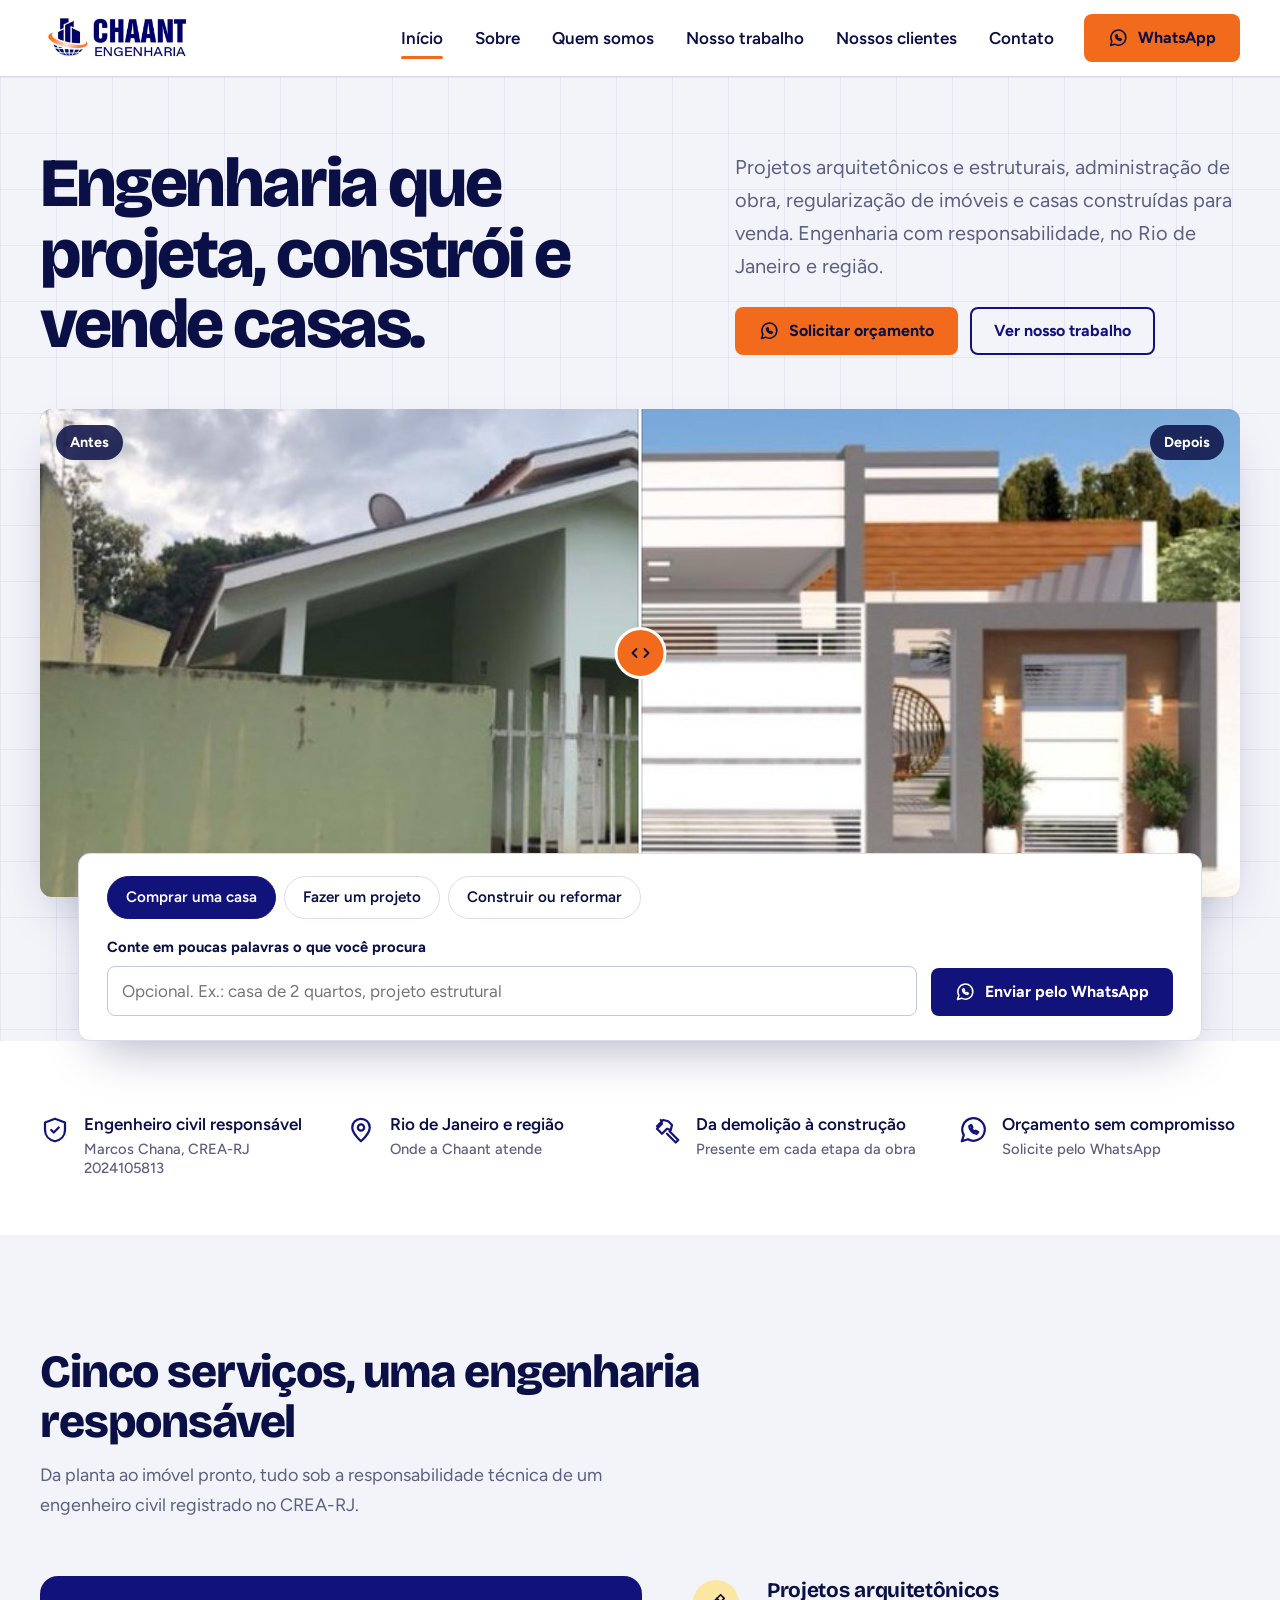
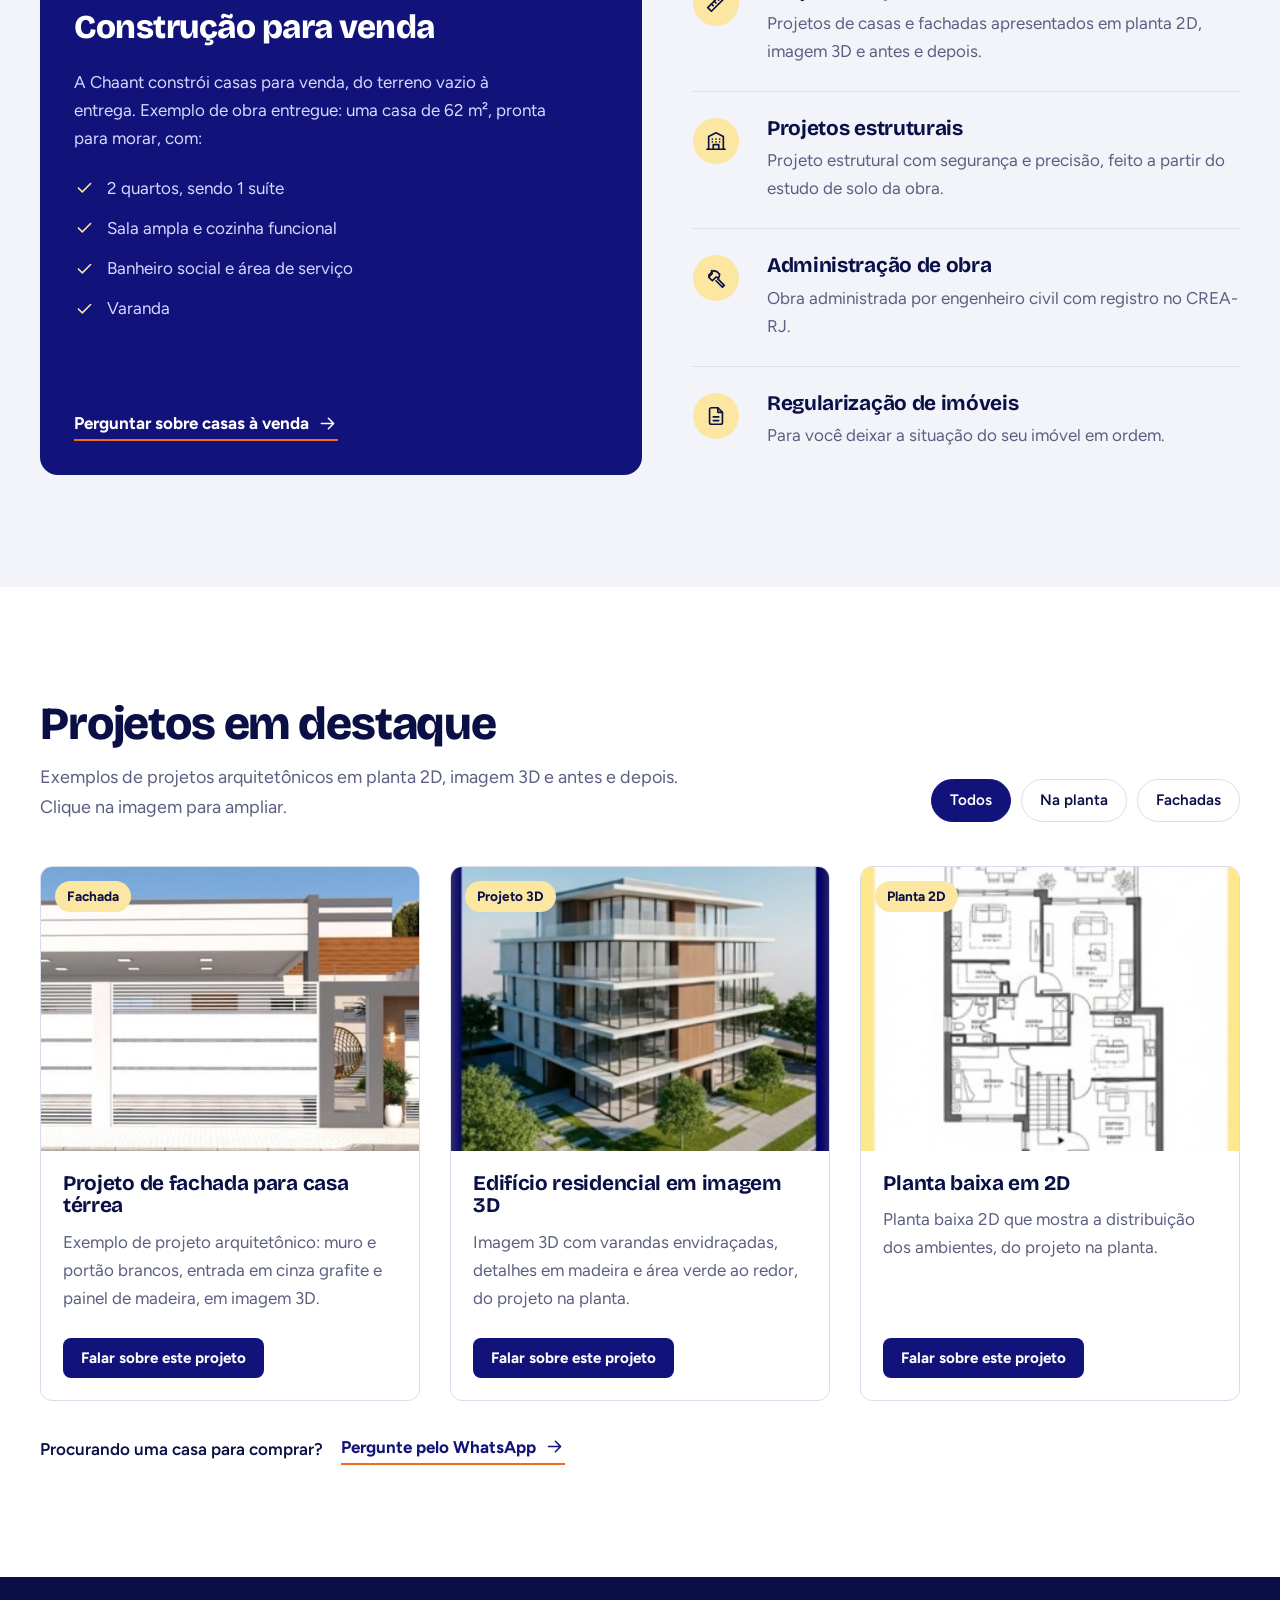
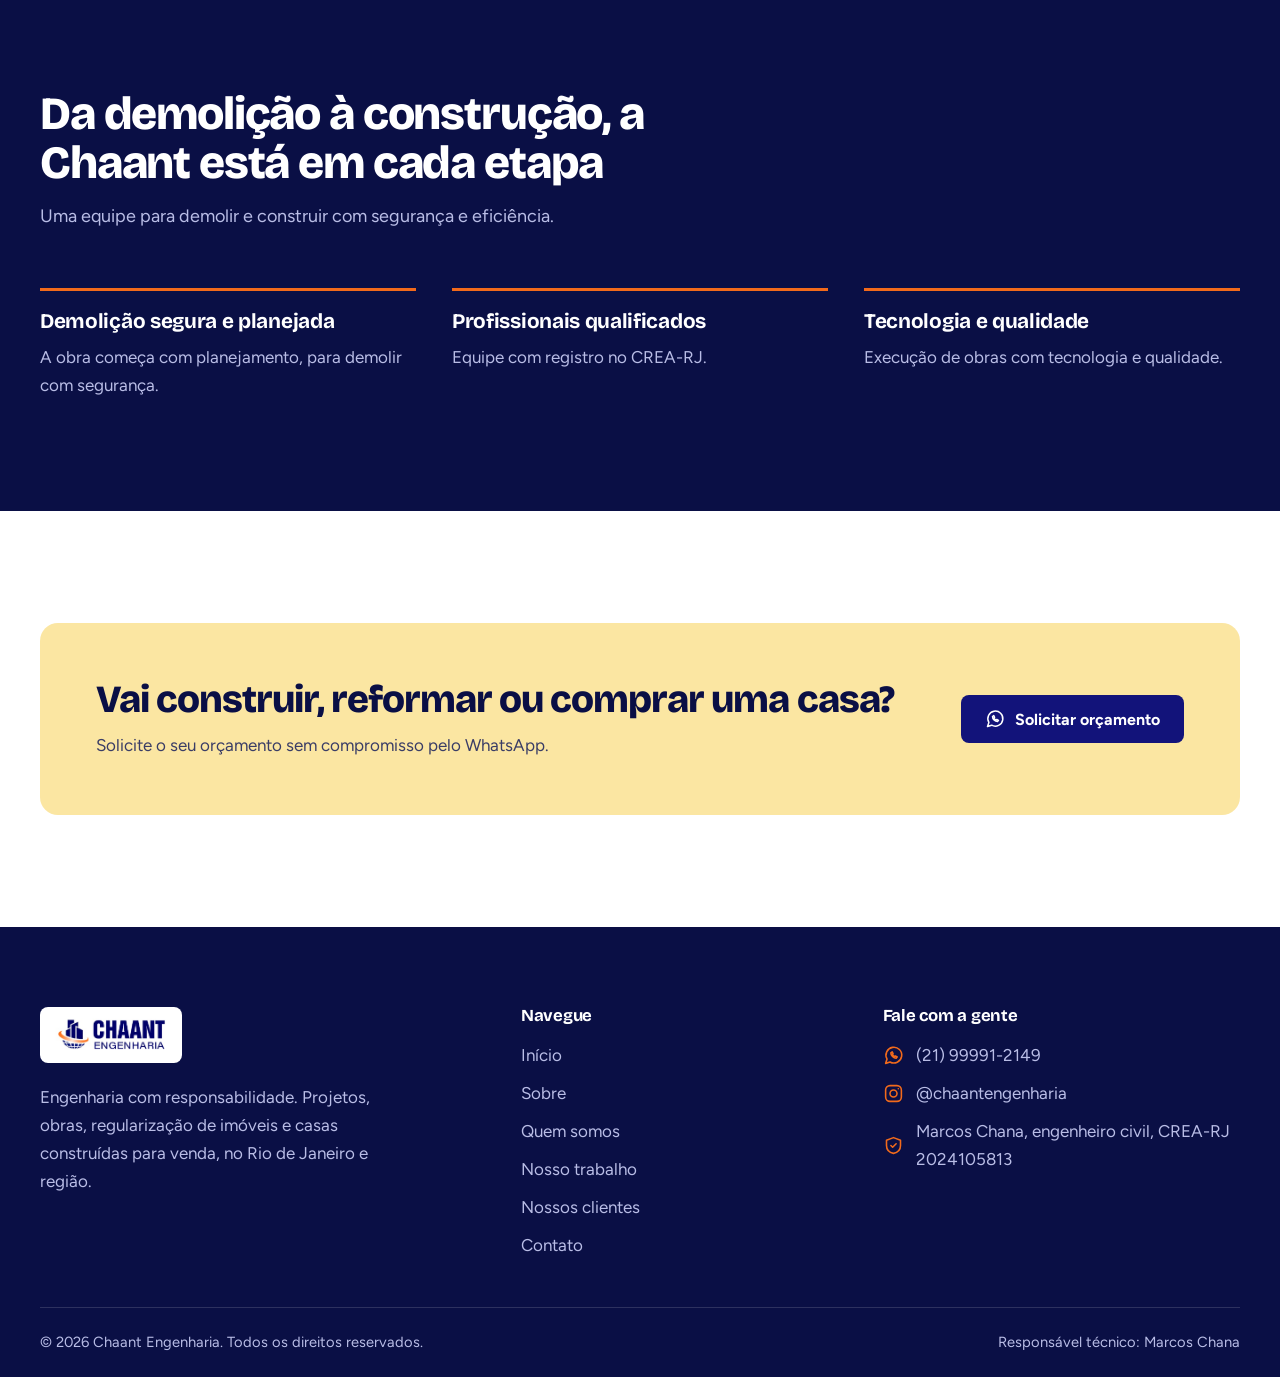
<file: index.html>
<!DOCTYPE html>
<html lang="pt-BR">
<head>
  <meta charset="utf-8">
  <meta name="viewport" content="width=device-width, initial-scale=1">
  <title>Chaant Engenharia | Projetos, obras e casas para venda no RJ</title>
  <meta name="description" content="Chaant Engenharia: projetos arquitetônicos e estruturais, administração de obra, regularização de imóveis e construção de casas para venda. Atendemos o Rio de Janeiro e região.">
  <meta name="theme-color" content="#12137a">
  <link rel="icon" href="favicon.svg" type="image/svg+xml">
  <link rel="preconnect" href="https://fonts.googleapis.com">
  <link rel="preconnect" href="https://fonts.gstatic.com" crossorigin>
  <link href="https://fonts.googleapis.com/css2?family=Bricolage+Grotesque:opsz,wght@12..96,600;12..96,700;12..96,800&family=Figtree:wght@400;500;600;700&display=swap" rel="stylesheet">
  <link rel="stylesheet" href="style.css">
</head>
<body>
<a class="skip" href="#conteudo">Ir para o conteúdo</a>

<header class="site-header">
  <div class="wrap header-in">
    <a class="brand" href="index.html" aria-label="Chaant Engenharia, página inicial">
      <img src="logo-chaant.png" alt="Chaant Engenharia" width="265" height="90">
    </a>
    <button class="nav-toggle" type="button" aria-expanded="false" aria-controls="menu">
      <span class="sr">Abrir menu</span><i class="icon i-menu" aria-hidden="true"></i>
    </button>
    <nav id="menu" class="nav" aria-label="Principal">
      <a href="index.html" aria-current="page">Início</a>
      <a href="sobre.html">Sobre</a>
      <a href="quem-somos.html">Quem somos</a>
      <a href="nosso-trabalho.html">Nosso trabalho</a>
      <a href="clientes.html">Nossos clientes</a>
      <a href="contato.html">Contato</a>
      <a class="btn btn-accent" href="https://wa.me/5521999912149" data-wa data-wa-msg="Olá! Vim pelo site da Chaant Engenharia e gostaria de conversar.">
        <i class="icon i-whatsapp" aria-hidden="true"></i>WhatsApp
      </a>
    </nav>
  </div>
</header>

<main id="conteudo">

<section class="hero">
  <div class="wrap">
    <div class="hero-top">
      <h1>Engenharia que projeta, constrói e vende casas.</h1>
      <div class="hero-side">
        <p class="lead">Projetos arquitetônicos e estruturais, administração de obra, regularização de imóveis e casas construídas para venda. Engenharia com responsabilidade, no Rio de Janeiro e região.</p>
        <div class="actions">
          <a class="btn btn-accent" href="https://wa.me/5521999912149" data-wa data-wa-msg="Olá! Vim pelo site da Chaant Engenharia e gostaria de solicitar um orçamento.">
            <i class="icon i-whatsapp" aria-hidden="true"></i>Solicitar orçamento
          </a>
          <a class="btn btn-ghost" href="nosso-trabalho.html">Ver nosso trabalho</a>
        </div>
      </div>
    </div>

    <figure class="compare hero-figure" data-compare>
      <img class="after" src="depois-slider.jpg" alt="Projeto 3D da fachada renovada, com muro e portão brancos, entrada em cinza grafite e painel de madeira" width="820" height="334">
      <img class="before" src="antes-slider.jpg" alt="Casa antes da reforma, com muro verde desgastado e portão de ferro" width="820" height="334">
      <span class="compare__tag compare__tag--l">Antes</span>
      <span class="compare__tag compare__tag--r">Depois</span>
      <span class="compare__handle" aria-hidden="true"><span class="compare__knob"><i class="icon i-arrows"></i></span></span>
      <input type="range" min="0" max="100" value="50" aria-label="Arraste para comparar a fachada antes e depois">
    </figure>

    <div class="search">
      <div class="search-modes" role="group" aria-label="O que você procura">
        <button class="chip" type="button" data-modo="Comprar uma casa" aria-pressed="true">Comprar uma casa</button>
        <button class="chip" type="button" data-modo="Projeto arquitetônico ou estrutural" aria-pressed="false">Fazer um projeto</button>
        <button class="chip" type="button" data-modo="Construir ou reformar" aria-pressed="false">Construir ou reformar</button>
      </div>
      <form id="busca-form" class="search-row">
        <div class="field">
          <label for="busca-detalhe">Conte em poucas palavras o que você procura</label>
          <input id="busca-detalhe" name="detalhe" type="text" placeholder="Opcional. Ex.: casa de 2 quartos, projeto estrutural" autocomplete="off">
        </div>
        <button class="btn btn-primary" type="submit"><i class="icon i-whatsapp" aria-hidden="true"></i>Enviar pelo WhatsApp</button>
      </form>
    </div>
  </div>
</section>

<section class="trust" aria-label="Diferenciais">
  <div class="wrap">
    <ul class="trust-list">
      <li><i class="icon i-shield" aria-hidden="true"></i><span>Engenheiro civil responsável<small>Marcos Chana, CREA-RJ 2024105813</small></span></li>
      <li><i class="icon i-pin" aria-hidden="true"></i><span>Rio de Janeiro e região<small>Onde a Chaant atende</small></span></li>
      <li><i class="icon i-hammer" aria-hidden="true"></i><span>Da demolição à construção<small>Presente em cada etapa da obra</small></span></li>
      <li><i class="icon i-whatsapp" aria-hidden="true"></i><span>Orçamento sem compromisso<small>Solicite pelo WhatsApp</small></span></li>
    </ul>
  </div>
</section>

<section class="section section--paper">
  <div class="wrap">
    <div class="section-head">
      <h2>Cinco serviços, uma engenharia responsável</h2>
      <p>Da planta ao imóvel pronto, tudo sob a responsabilidade técnica de um engenheiro civil registrado no CREA-RJ.</p>
    </div>
    <div class="services">
      <article class="feature">
        <h3>Construção para venda</h3>
        <p>A Chaant constrói casas para venda, do terreno vazio à entrega. Exemplo de obra entregue: uma casa de 62 m², pronta para morar, com:</p>
        <ul class="checks">
          <li><i class="icon i-check" aria-hidden="true"></i>2 quartos, sendo 1 suíte</li>
          <li><i class="icon i-check" aria-hidden="true"></i>Sala ampla e cozinha funcional</li>
          <li><i class="icon i-check" aria-hidden="true"></i>Banheiro social e área de serviço</li>
          <li><i class="icon i-check" aria-hidden="true"></i>Varanda</li>
        </ul>
        <a class="link-arrow" href="https://wa.me/5521999912149" data-wa data-wa-msg="Olá! Gostaria de saber quais casas a Chaant tem à venda.">Perguntar sobre casas à venda <i class="icon i-arrow" aria-hidden="true"></i></a>
      </article>

      <div class="service-list">
        <article class="service-row">
          <span class="ico"><i class="icon i-ruler" aria-hidden="true"></i></span>
          <div><h3>Projetos arquitetônicos</h3><p>Projetos de casas e fachadas apresentados em planta 2D, imagem 3D e antes e depois.</p></div>
        </article>
        <article class="service-row">
          <span class="ico"><i class="icon i-building" aria-hidden="true"></i></span>
          <div><h3>Projetos estruturais</h3><p>Projeto estrutural com segurança e precisão, feito a partir do estudo de solo da obra.</p></div>
        </article>
        <article class="service-row">
          <span class="ico"><i class="icon i-hammer" aria-hidden="true"></i></span>
          <div><h3>Administração de obra</h3><p>Obra administrada por engenheiro civil com registro no CREA-RJ.</p></div>
        </article>
        <article class="service-row">
          <span class="ico"><i class="icon i-file" aria-hidden="true"></i></span>
          <div><h3>Regularização de imóveis</h3><p>Para você deixar a situação do seu imóvel em ordem.</p></div>
        </article>
      </div>
    </div>
  </div>
</section>

<section class="section" id="projetos">
  <div class="wrap">
    <div class="imoveis-top">
      <div class="section-head">
        <h2>Projetos em destaque</h2>
        <p>Exemplos de projetos arquitetônicos em planta 2D, imagem 3D e antes e depois. Clique na imagem para ampliar.</p>
      </div>
      <div class="chips" role="group" aria-label="Filtrar projetos">
        <button class="chip" type="button" data-filter="todos" aria-pressed="true">Todos</button>
        <button class="chip" type="button" data-filter="planta" aria-pressed="false">Na planta</button>
        <button class="chip" type="button" data-filter="fachada" aria-pressed="false">Fachadas</button>
      </div>
    </div>
    <p class="sr" id="imoveis-status" aria-live="polite"></p>
    <div class="imoveis-grid" id="imoveis-grid"></div>
    <p class="projetos-nota">Procurando uma casa para comprar? <a class="link-arrow" href="https://wa.me/5521999912149" data-wa data-wa-msg="Olá! Gostaria de saber quais casas estão à venda.">Pergunte pelo WhatsApp <i class="icon i-arrow" aria-hidden="true"></i></a></p>
  </div>
</section>

<section class="section section--ink">
  <div class="wrap">
    <div class="section-head">
      <h2>Da demolição à construção, a Chaant está em cada etapa</h2>
      <p>Uma equipe para demolir e construir com segurança e eficiência.</p>
    </div>
    <div class="values values--3">
      <article class="value"><h3>Demolição segura e planejada</h3><p>A obra começa com planejamento, para demolir com segurança.</p></article>
      <article class="value"><h3>Profissionais qualificados</h3><p>Equipe com registro no CREA-RJ.</p></article>
      <article class="value"><h3>Tecnologia e qualidade</h3><p>Execução de obras com tecnologia e qualidade.</p></article>
    </div>
  </div>
</section>

<section class="section">
  <div class="wrap">
    <div class="cta-band">
      <div>
        <h2>Vai construir, reformar ou comprar uma casa?</h2>
        <p>Solicite o seu orçamento sem compromisso pelo WhatsApp.</p>
      </div>
      <a class="btn btn-primary" href="https://wa.me/5521999912149" data-wa data-wa-msg="Olá! Gostaria de solicitar um orçamento sem compromisso.">
        <i class="icon i-whatsapp" aria-hidden="true"></i>Solicitar orçamento
      </a>
    </div>
  </div>
</section>
</main>

<footer class="site-footer">
  <div class="wrap">
    <div class="footer-grid">
      <div class="footer-brand">
        <img src="logo-chaant.png" alt="Chaant Engenharia" width="265" height="90" loading="lazy">
        <p>Engenharia com responsabilidade. Projetos, obras, regularização de imóveis e casas construídas para venda, no Rio de Janeiro e região.</p>
      </div>
      <div>
        <h3>Navegue</h3>
        <ul>
          <li><a href="index.html">Início</a></li>
          <li><a href="sobre.html">Sobre</a></li>
          <li><a href="quem-somos.html">Quem somos</a></li>
          <li><a href="nosso-trabalho.html">Nosso trabalho</a></li>
          <li><a href="clientes.html">Nossos clientes</a></li>
          <li><a href="contato.html">Contato</a></li>
        </ul>
      </div>
      <div>
        <h3>Fale com a gente</h3>
        <ul class="footer-contact">
          <li><i class="icon i-whatsapp" aria-hidden="true"></i><a href="https://wa.me/5521999912149" data-wa><span data-tel-texto>(21) 99991-2149</span></a></li>
          <li><i class="icon i-instagram" aria-hidden="true"></i><a href="https://www.instagram.com/" data-instagram><span data-ig-texto>Instagram</span></a></li>
          <li><i class="icon i-shield" aria-hidden="true"></i><span>Marcos Chana, engenheiro civil, CREA-RJ 2024105813</span></li>
        </ul>
      </div>
    </div>
    <div class="footer-bottom">
      <span>© <span data-ano>2026</span> Chaant Engenharia. Todos os direitos reservados.</span>
      <span>Responsável técnico: Marcos Chana</span>
    </div>
  </div>
</footer>

<script src="config.js"></script>
<script src="imoveis.js"></script>
<script src="main.js"></script>
</body>
</html>
</file>
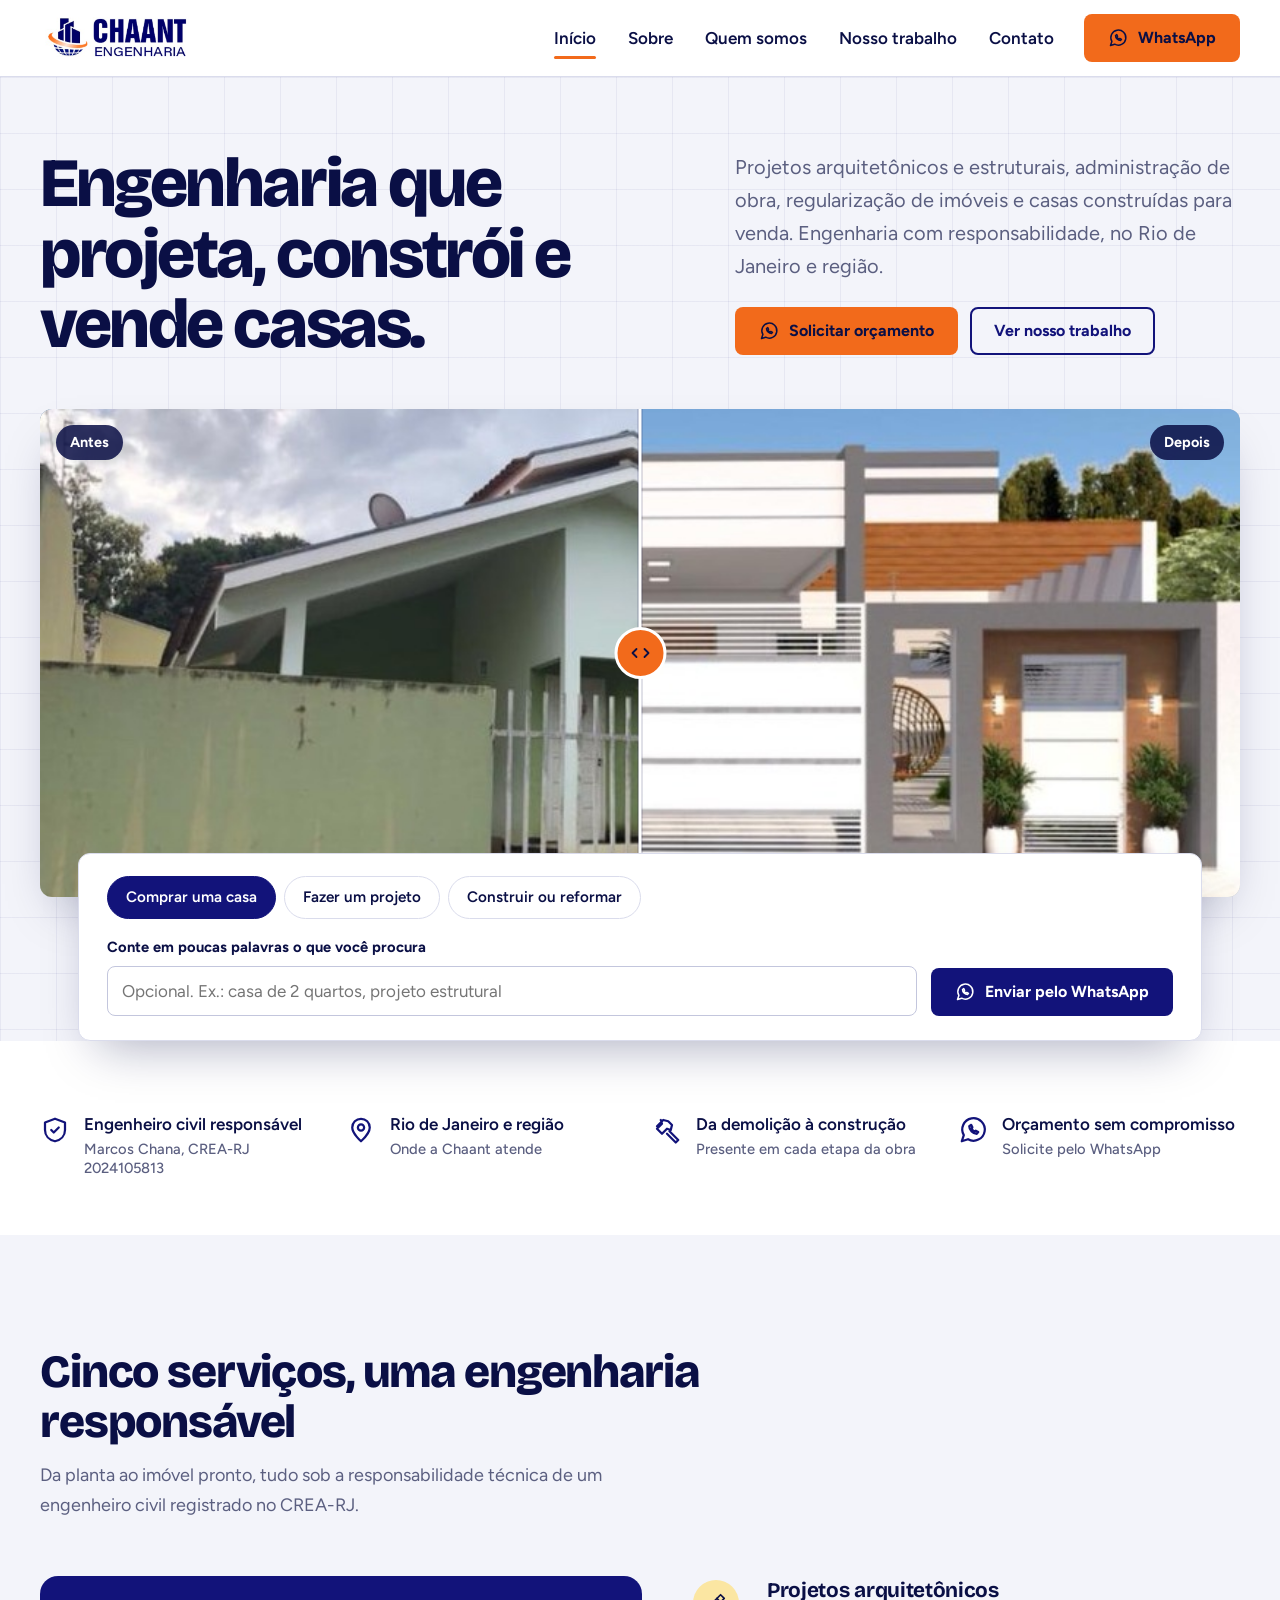
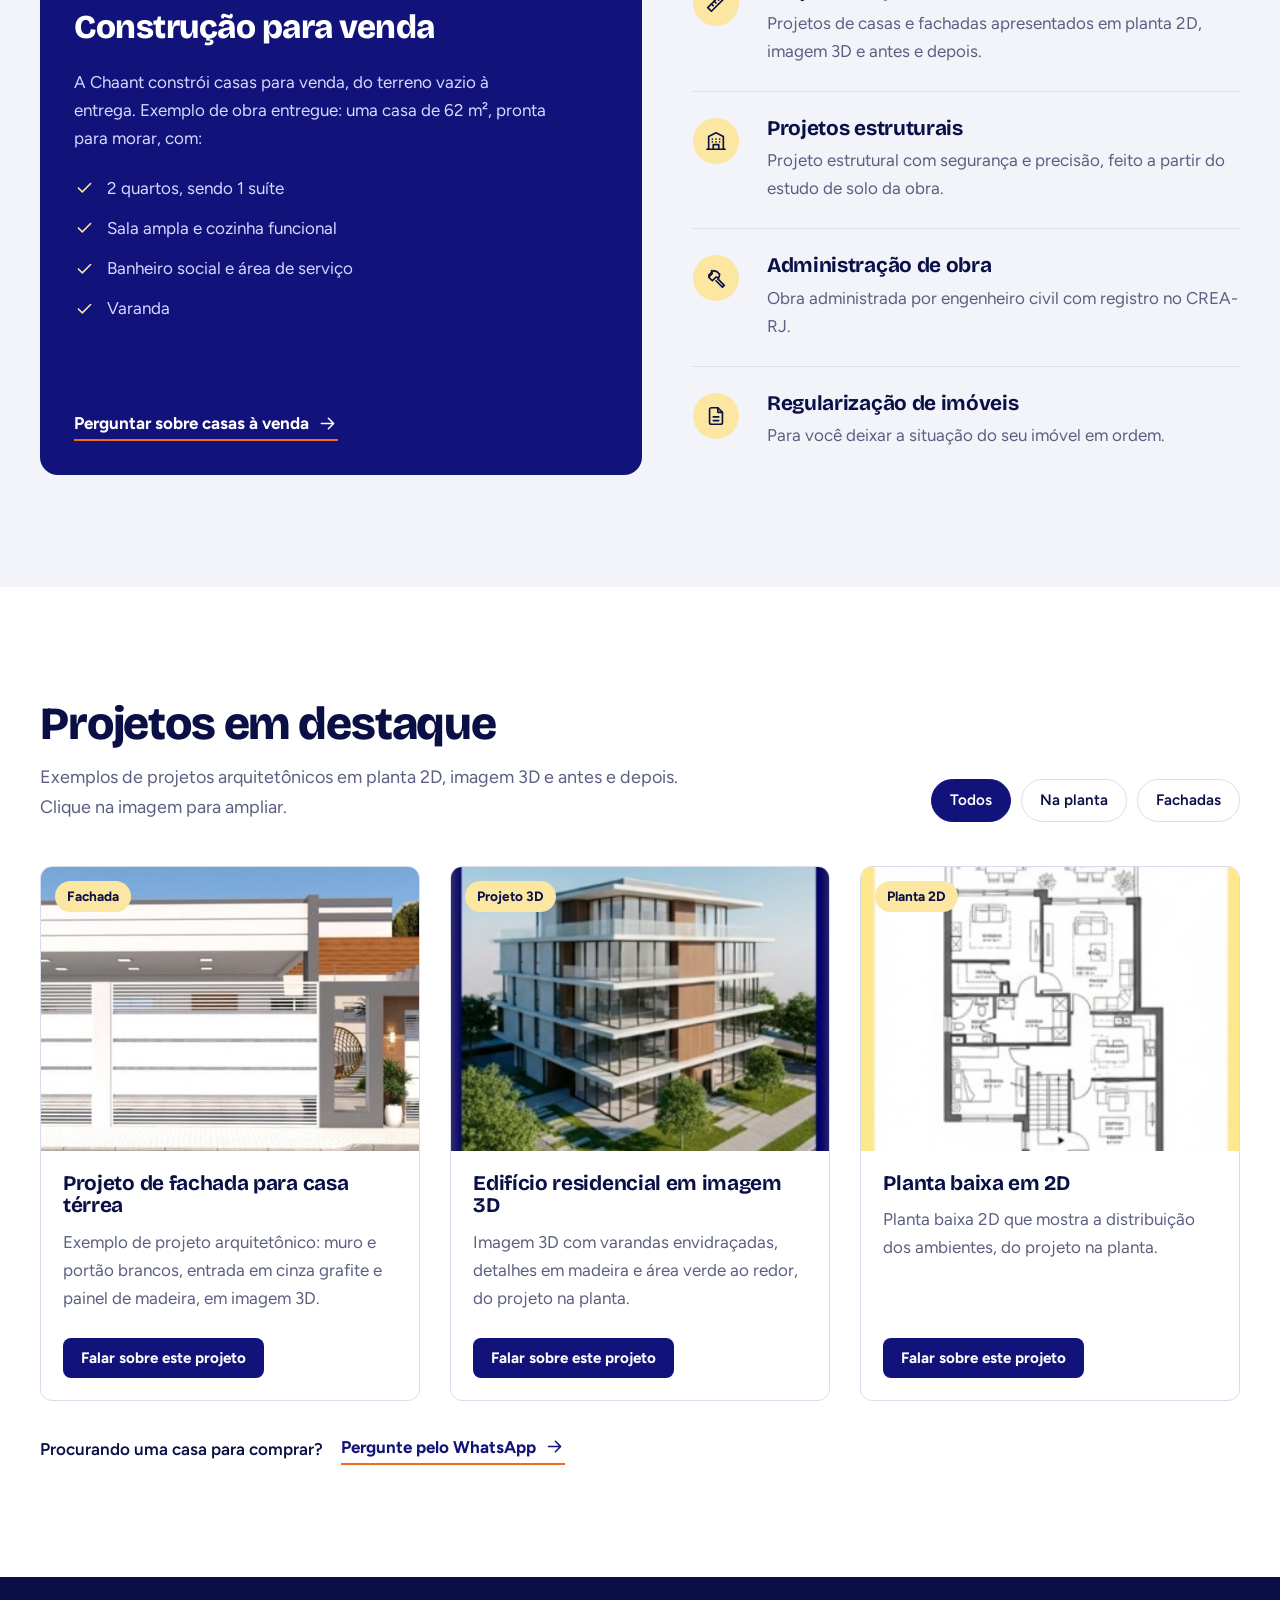
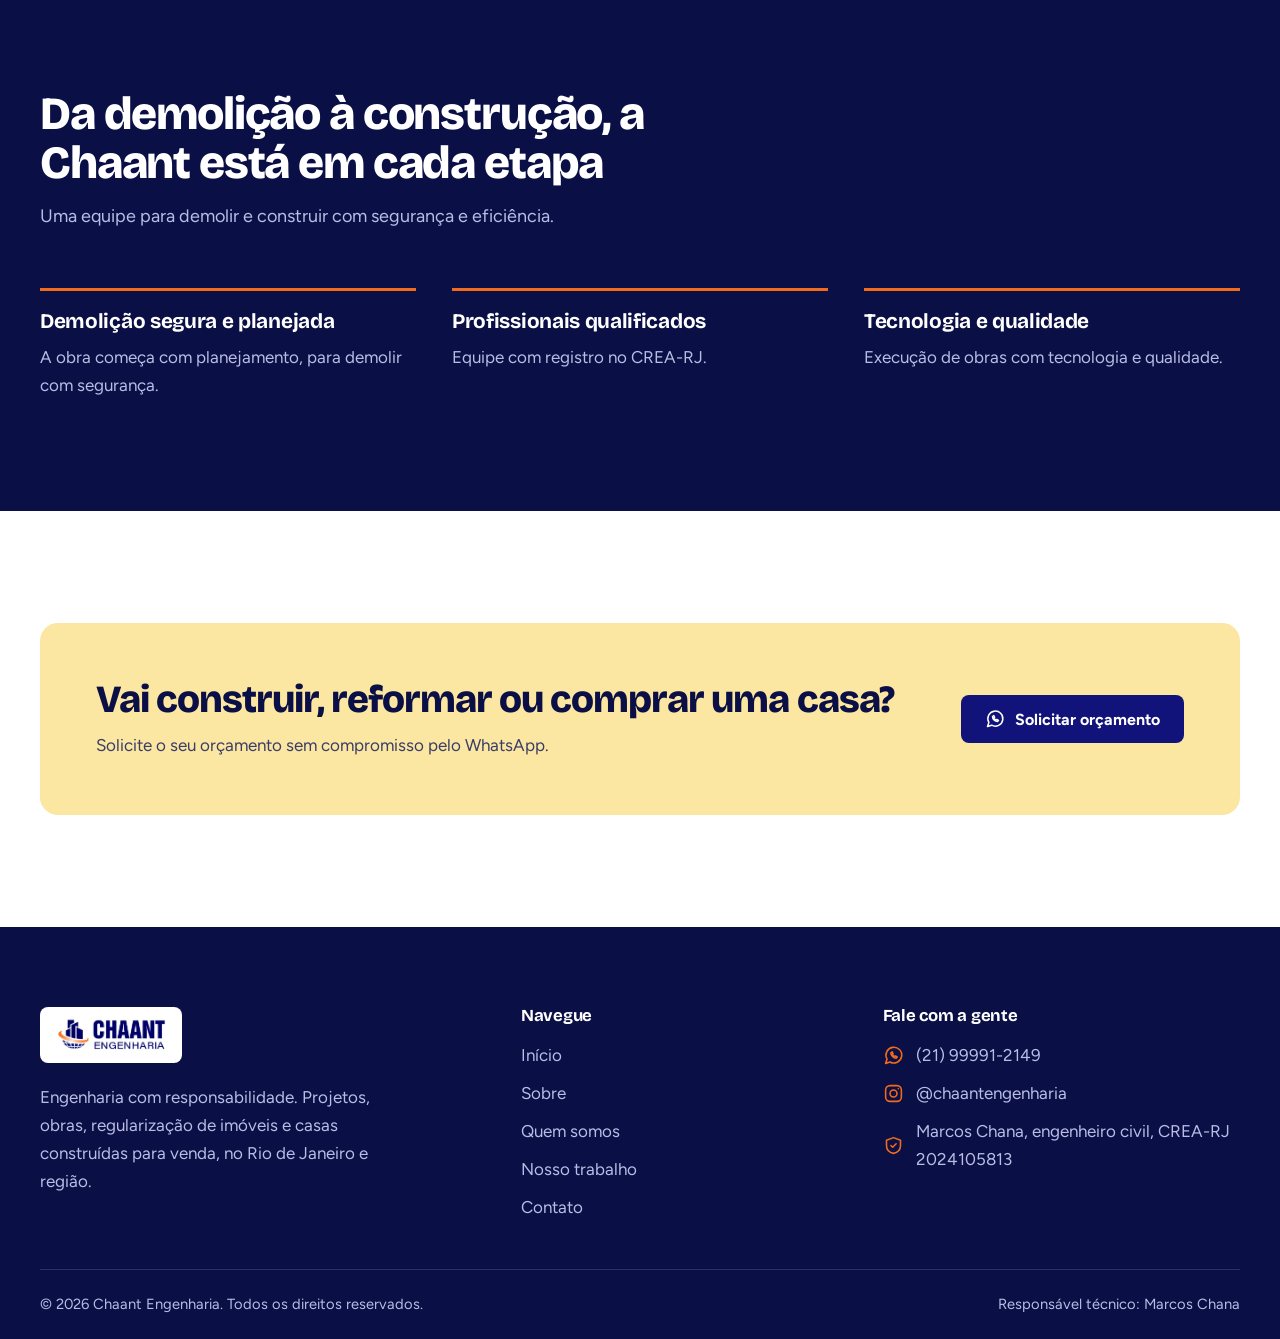
<file: flat/index.html>
<!DOCTYPE html>
<html lang="pt-BR">
<head>
  <meta charset="utf-8">
  <meta name="viewport" content="width=device-width, initial-scale=1">
  <title>Chaant Engenharia | Projetos, obras e casas para venda no RJ</title>
  <meta name="description" content="Chaant Engenharia: projetos arquitetônicos e estruturais, administração de obra, regularização de imóveis e construção de casas para venda. Atendemos o Rio de Janeiro e região.">
  <meta name="theme-color" content="#12137a">
  <link rel="icon" href="favicon.svg" type="image/svg+xml">
  <link rel="preconnect" href="https://fonts.googleapis.com">
  <link rel="preconnect" href="https://fonts.gstatic.com" crossorigin>
  <link href="https://fonts.googleapis.com/css2?family=Bricolage+Grotesque:opsz,wght@12..96,600;12..96,700;12..96,800&family=Figtree:wght@400;500;600;700&display=swap" rel="stylesheet">
  <link rel="stylesheet" href="style.css">
</head>
<body>
<a class="skip" href="#conteudo">Ir para o conteúdo</a>

<header class="site-header">
  <div class="wrap header-in">
    <a class="brand" href="index.html" aria-label="Chaant Engenharia, página inicial">
      <img src="logo-chaant.png" alt="Chaant Engenharia" width="265" height="90">
    </a>
    <button class="nav-toggle" type="button" aria-expanded="false" aria-controls="menu">
      <span class="sr">Abrir menu</span><i class="icon i-menu" aria-hidden="true"></i>
    </button>
    <nav id="menu" class="nav" aria-label="Principal">
      <a href="index.html" aria-current="page">Início</a>
      <a href="sobre.html">Sobre</a>
      <a href="quem-somos.html">Quem somos</a>
      <a href="nosso-trabalho.html">Nosso trabalho</a>
      <a href="contato.html">Contato</a>
      <a class="btn btn-accent" href="https://wa.me/5521999912149" data-wa data-wa-msg="Olá! Vim pelo site da Chaant Engenharia e gostaria de conversar.">
        <i class="icon i-whatsapp" aria-hidden="true"></i>WhatsApp
      </a>
    </nav>
  </div>
</header>

<main id="conteudo">

<section class="hero">
  <div class="wrap">
    <div class="hero-top">
      <h1>Engenharia que projeta, constrói e vende casas.</h1>
      <div class="hero-side">
        <p class="lead">Projetos arquitetônicos e estruturais, administração de obra, regularização de imóveis e casas construídas para venda. Engenharia com responsabilidade, no Rio de Janeiro e região.</p>
        <div class="actions">
          <a class="btn btn-accent" href="https://wa.me/5521999912149" data-wa data-wa-msg="Olá! Vim pelo site da Chaant Engenharia e gostaria de solicitar um orçamento.">
            <i class="icon i-whatsapp" aria-hidden="true"></i>Solicitar orçamento
          </a>
          <a class="btn btn-ghost" href="nosso-trabalho.html">Ver nosso trabalho</a>
        </div>
      </div>
    </div>

    <figure class="compare hero-figure" data-compare>
      <img class="after" src="depois-slider.jpg" alt="Projeto 3D da fachada renovada, com muro e portão brancos, entrada em cinza grafite e painel de madeira" width="820" height="334">
      <img class="before" src="antes-slider.jpg" alt="Casa antes da reforma, com muro verde desgastado e portão de ferro" width="820" height="334">
      <span class="compare__tag compare__tag--l">Antes</span>
      <span class="compare__tag compare__tag--r">Depois</span>
      <span class="compare__handle" aria-hidden="true"><span class="compare__knob"><i class="icon i-arrows"></i></span></span>
      <input type="range" min="0" max="100" value="50" aria-label="Arraste para comparar a fachada antes e depois">
    </figure>

    <div class="search">
      <div class="search-modes" role="group" aria-label="O que você procura">
        <button class="chip" type="button" data-modo="Comprar uma casa" aria-pressed="true">Comprar uma casa</button>
        <button class="chip" type="button" data-modo="Projeto arquitetônico ou estrutural" aria-pressed="false">Fazer um projeto</button>
        <button class="chip" type="button" data-modo="Construir ou reformar" aria-pressed="false">Construir ou reformar</button>
      </div>
      <form id="busca-form" class="search-row">
        <div class="field">
          <label for="busca-detalhe">Conte em poucas palavras o que você procura</label>
          <input id="busca-detalhe" name="detalhe" type="text" placeholder="Opcional. Ex.: casa de 2 quartos, projeto estrutural" autocomplete="off">
        </div>
        <button class="btn btn-primary" type="submit"><i class="icon i-whatsapp" aria-hidden="true"></i>Enviar pelo WhatsApp</button>
      </form>
    </div>
  </div>
</section>

<section class="trust" aria-label="Diferenciais">
  <div class="wrap">
    <ul class="trust-list">
      <li><i class="icon i-shield" aria-hidden="true"></i><span>Engenheiro civil responsável<small>Marcos Chana, CREA-RJ 2024105813</small></span></li>
      <li><i class="icon i-pin" aria-hidden="true"></i><span>Rio de Janeiro e região<small>Onde a Chaant atende</small></span></li>
      <li><i class="icon i-hammer" aria-hidden="true"></i><span>Da demolição à construção<small>Presente em cada etapa da obra</small></span></li>
      <li><i class="icon i-whatsapp" aria-hidden="true"></i><span>Orçamento sem compromisso<small>Solicite pelo WhatsApp</small></span></li>
    </ul>
  </div>
</section>

<section class="section section--paper">
  <div class="wrap">
    <div class="section-head">
      <h2>Cinco serviços, uma engenharia responsável</h2>
      <p>Da planta ao imóvel pronto, tudo sob a responsabilidade técnica de um engenheiro civil registrado no CREA-RJ.</p>
    </div>
    <div class="services">
      <article class="feature">
        <h3>Construção para venda</h3>
        <p>A Chaant constrói casas para venda, do terreno vazio à entrega. Exemplo de obra entregue: uma casa de 62 m², pronta para morar, com:</p>
        <ul class="checks">
          <li><i class="icon i-check" aria-hidden="true"></i>2 quartos, sendo 1 suíte</li>
          <li><i class="icon i-check" aria-hidden="true"></i>Sala ampla e cozinha funcional</li>
          <li><i class="icon i-check" aria-hidden="true"></i>Banheiro social e área de serviço</li>
          <li><i class="icon i-check" aria-hidden="true"></i>Varanda</li>
        </ul>
        <a class="link-arrow" href="https://wa.me/5521999912149" data-wa data-wa-msg="Olá! Gostaria de saber quais casas a Chaant tem à venda.">Perguntar sobre casas à venda <i class="icon i-arrow" aria-hidden="true"></i></a>
      </article>

      <div class="service-list">
        <article class="service-row">
          <span class="ico"><i class="icon i-ruler" aria-hidden="true"></i></span>
          <div><h3>Projetos arquitetônicos</h3><p>Projetos de casas e fachadas apresentados em planta 2D, imagem 3D e antes e depois.</p></div>
        </article>
        <article class="service-row">
          <span class="ico"><i class="icon i-building" aria-hidden="true"></i></span>
          <div><h3>Projetos estruturais</h3><p>Projeto estrutural com segurança e precisão, feito a partir do estudo de solo da obra.</p></div>
        </article>
        <article class="service-row">
          <span class="ico"><i class="icon i-hammer" aria-hidden="true"></i></span>
          <div><h3>Administração de obra</h3><p>Obra administrada por engenheiro civil com registro no CREA-RJ.</p></div>
        </article>
        <article class="service-row">
          <span class="ico"><i class="icon i-file" aria-hidden="true"></i></span>
          <div><h3>Regularização de imóveis</h3><p>Para você deixar a situação do seu imóvel em ordem.</p></div>
        </article>
      </div>
    </div>
  </div>
</section>

<section class="section" id="projetos">
  <div class="wrap">
    <div class="imoveis-top">
      <div class="section-head">
        <h2>Projetos em destaque</h2>
        <p>Exemplos de projetos arquitetônicos em planta 2D, imagem 3D e antes e depois. Clique na imagem para ampliar.</p>
      </div>
      <div class="chips" role="group" aria-label="Filtrar projetos">
        <button class="chip" type="button" data-filter="todos" aria-pressed="true">Todos</button>
        <button class="chip" type="button" data-filter="planta" aria-pressed="false">Na planta</button>
        <button class="chip" type="button" data-filter="fachada" aria-pressed="false">Fachadas</button>
      </div>
    </div>
    <p class="sr" id="imoveis-status" aria-live="polite"></p>
    <div class="imoveis-grid" id="imoveis-grid"></div>
    <p class="projetos-nota">Procurando uma casa para comprar? <a class="link-arrow" href="https://wa.me/5521999912149" data-wa data-wa-msg="Olá! Gostaria de saber quais casas estão à venda.">Pergunte pelo WhatsApp <i class="icon i-arrow" aria-hidden="true"></i></a></p>
  </div>
</section>

<section class="section section--ink">
  <div class="wrap">
    <div class="section-head">
      <h2>Da demolição à construção, a Chaant está em cada etapa</h2>
      <p>Uma equipe para demolir e construir com segurança e eficiência.</p>
    </div>
    <div class="values values--3">
      <article class="value"><h3>Demolição segura e planejada</h3><p>A obra começa com planejamento, para demolir com segurança.</p></article>
      <article class="value"><h3>Profissionais qualificados</h3><p>Equipe com registro no CREA-RJ.</p></article>
      <article class="value"><h3>Tecnologia e qualidade</h3><p>Execução de obras com tecnologia e qualidade.</p></article>
    </div>
  </div>
</section>

<section class="section">
  <div class="wrap">
    <div class="cta-band">
      <div>
        <h2>Vai construir, reformar ou comprar uma casa?</h2>
        <p>Solicite o seu orçamento sem compromisso pelo WhatsApp.</p>
      </div>
      <a class="btn btn-primary" href="https://wa.me/5521999912149" data-wa data-wa-msg="Olá! Gostaria de solicitar um orçamento sem compromisso.">
        <i class="icon i-whatsapp" aria-hidden="true"></i>Solicitar orçamento
      </a>
    </div>
  </div>
</section>
</main>

<footer class="site-footer">
  <div class="wrap">
    <div class="footer-grid">
      <div class="footer-brand">
        <img src="logo-chaant.png" alt="Chaant Engenharia" width="265" height="90" loading="lazy">
        <p>Engenharia com responsabilidade. Projetos, obras, regularização de imóveis e casas construídas para venda, no Rio de Janeiro e região.</p>
      </div>
      <div>
        <h3>Navegue</h3>
        <ul>
          <li><a href="index.html">Início</a></li>
          <li><a href="sobre.html">Sobre</a></li>
          <li><a href="quem-somos.html">Quem somos</a></li>
          <li><a href="nosso-trabalho.html">Nosso trabalho</a></li>
          <li><a href="contato.html">Contato</a></li>
        </ul>
      </div>
      <div>
        <h3>Fale com a gente</h3>
        <ul class="footer-contact">
          <li><i class="icon i-whatsapp" aria-hidden="true"></i><a href="https://wa.me/5521999912149" data-wa><span data-tel-texto>(21) 99991-2149</span></a></li>
          <li><i class="icon i-instagram" aria-hidden="true"></i><a href="https://www.instagram.com/" data-instagram><span data-ig-texto>Instagram</span></a></li>
          <li><i class="icon i-shield" aria-hidden="true"></i><span>Marcos Chana, engenheiro civil, CREA-RJ 2024105813</span></li>
        </ul>
      </div>
    </div>
    <div class="footer-bottom">
      <span>© <span data-ano>2026</span> Chaant Engenharia. Todos os direitos reservados.</span>
      <span>Responsável técnico: Marcos Chana</span>
    </div>
  </div>
</footer>

<script src="config.js"></script>
<script src="imoveis.js"></script>
<script src="main.js"></script>
</body>
</html>
</file>
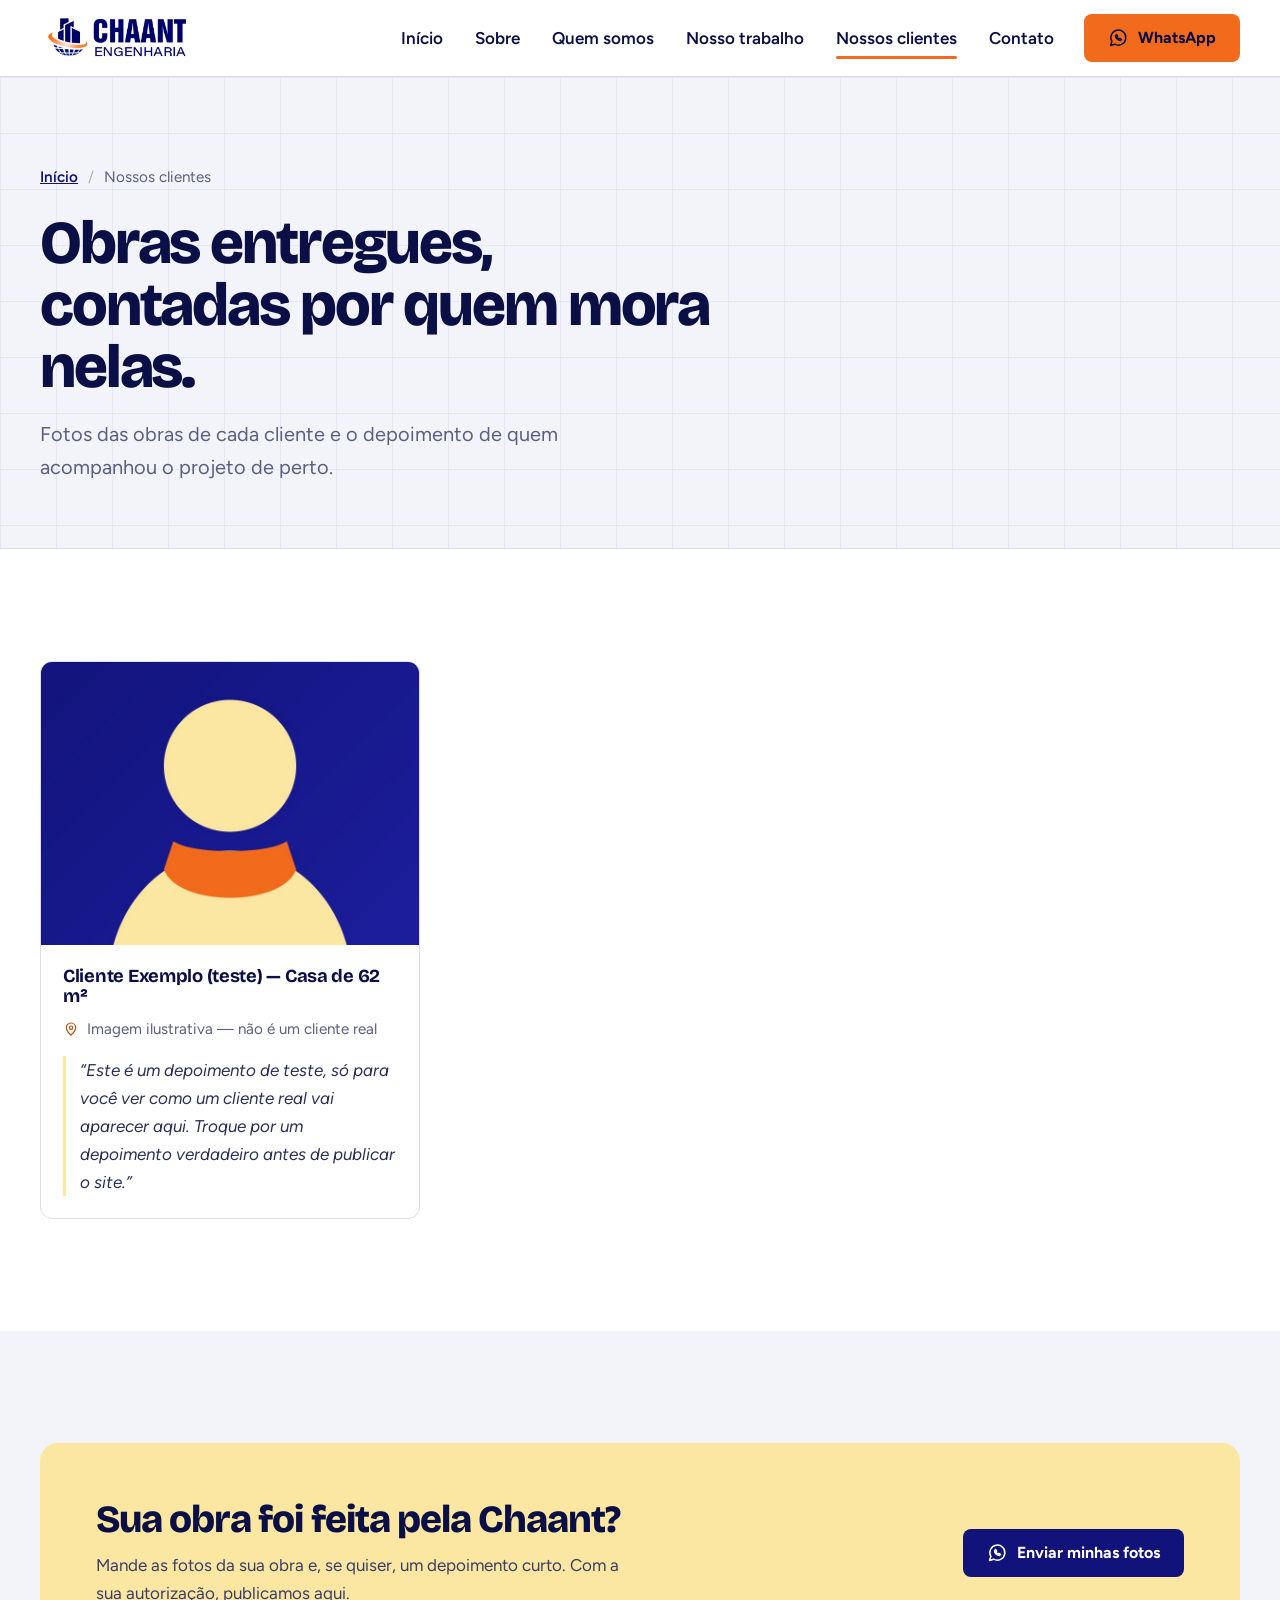
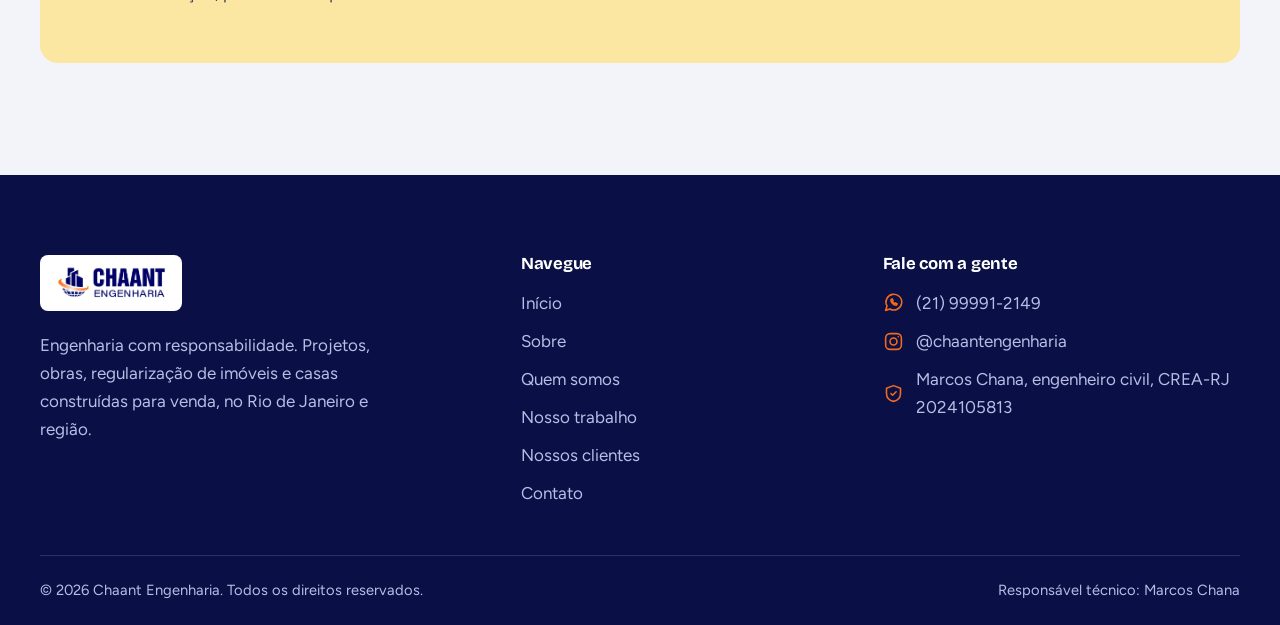
<file: clientes.html>
<!DOCTYPE html>
<html lang="pt-BR">
<head>
  <meta charset="utf-8">
  <meta name="viewport" content="width=device-width, initial-scale=1">
  <title>Nossos clientes | Chaant Engenharia</title>
  <meta name="description" content="Fotos de obras entregues pela Chaant Engenharia e depoimentos de clientes.">
  <meta name="theme-color" content="#12137a">
  <link rel="icon" href="favicon.svg" type="image/svg+xml">
  <link rel="preconnect" href="https://fonts.googleapis.com">
  <link rel="preconnect" href="https://fonts.gstatic.com" crossorigin>
  <link href="https://fonts.googleapis.com/css2?family=Bricolage+Grotesque:opsz,wght@12..96,600;12..96,700;12..96,800&family=Figtree:wght@400;500;600;700&display=swap" rel="stylesheet">
  <link rel="stylesheet" href="style.css">
</head>
<body>
<a class="skip" href="#conteudo">Ir para o conteúdo</a>

<header class="site-header">
  <div class="wrap header-in">
    <a class="brand" href="index.html" aria-label="Chaant Engenharia, página inicial">
      <img src="logo-chaant.png" alt="Chaant Engenharia" width="265" height="90">
    </a>
    <button class="nav-toggle" type="button" aria-expanded="false" aria-controls="menu">
      <span class="sr">Abrir menu</span><i class="icon i-menu" aria-hidden="true"></i>
    </button>
    <nav id="menu" class="nav" aria-label="Principal">
      <a href="index.html">Início</a>
      <a href="sobre.html">Sobre</a>
      <a href="quem-somos.html">Quem somos</a>
      <a href="nosso-trabalho.html">Nosso trabalho</a>
      <a href="clientes.html" aria-current="page">Nossos clientes</a>
      <a href="contato.html">Contato</a>
      <a class="btn btn-accent" href="https://wa.me/5521999912149" data-wa data-wa-msg="Olá! Vim pelo site da Chaant Engenharia e gostaria de conversar.">
        <i class="icon i-whatsapp" aria-hidden="true"></i>WhatsApp
      </a>
    </nav>
  </div>
</header>

<main id="conteudo">

<section class="page-hero">
  <div class="wrap">
    <ol class="crumbs" aria-label="Você está em">
        <li><a href="index.html">Início</a></li>
        <li aria-current="page">Nossos clientes</li>
      </ol>
    <h1>Obras entregues, contadas por quem mora nelas.</h1>
    <p class="lead">Fotos das obras de cada cliente e o depoimento de quem acompanhou o projeto de perto.</p>
  </div>
</section>

<section class="section" id="clientes">
  <div class="wrap">
    <p class="sr" id="clientes-status" aria-live="polite"></p>
    <div class="clientes-grid" id="clientes-grid"></div>
  </div>
</section>

<section class="section section--paper">
  <div class="wrap">
    <div class="cta-band">
      <div>
        <h2>Sua obra foi feita pela Chaant?</h2>
        <p>Mande as fotos da sua obra e, se quiser, um depoimento curto. Com a sua autorização, publicamos aqui.</p>
      </div>
      <a class="btn btn-primary" href="https://wa.me/5521999912149" data-wa data-wa-msg="Olá! Minha obra foi feita pela Chaant Engenharia. Quero enviar fotos e um depoimento para o site.">
        <i class="icon i-whatsapp" aria-hidden="true"></i>Enviar minhas fotos
      </a>
    </div>
  </div>
</section>

</main>

<footer class="site-footer">
  <div class="wrap">
    <div class="footer-grid">
      <div class="footer-brand">
        <img src="logo-chaant.png" alt="Chaant Engenharia" width="265" height="90" loading="lazy">
        <p>Engenharia com responsabilidade. Projetos, obras, regularização de imóveis e casas construídas para venda, no Rio de Janeiro e região.</p>
      </div>
      <div>
        <h3>Navegue</h3>
        <ul>
          <li><a href="index.html">Início</a></li>
          <li><a href="sobre.html">Sobre</a></li>
          <li><a href="quem-somos.html">Quem somos</a></li>
          <li><a href="nosso-trabalho.html">Nosso trabalho</a></li>
          <li><a href="clientes.html">Nossos clientes</a></li>
          <li><a href="contato.html">Contato</a></li>
        </ul>
      </div>
      <div>
        <h3>Fale com a gente</h3>
        <ul class="footer-contact">
          <li><i class="icon i-whatsapp" aria-hidden="true"></i><a href="https://wa.me/5521999912149" data-wa><span data-tel-texto>(21) 99991-2149</span></a></li>
          <li><i class="icon i-instagram" aria-hidden="true"></i><a href="https://www.instagram.com/" data-instagram><span data-ig-texto>Instagram</span></a></li>
          <li><i class="icon i-shield" aria-hidden="true"></i><span>Marcos Chana, engenheiro civil, CREA-RJ 2024105813</span></li>
        </ul>
      </div>
    </div>
    <div class="footer-bottom">
      <span>© <span data-ano>2026</span> Chaant Engenharia. Todos os direitos reservados.</span>
      <span>Responsável técnico: Marcos Chana</span>
    </div>
  </div>
</footer>

<script src="config.js"></script>
<script src="clientes.js"></script>
<script src="main.js"></script>
</body>
</html>
</file>
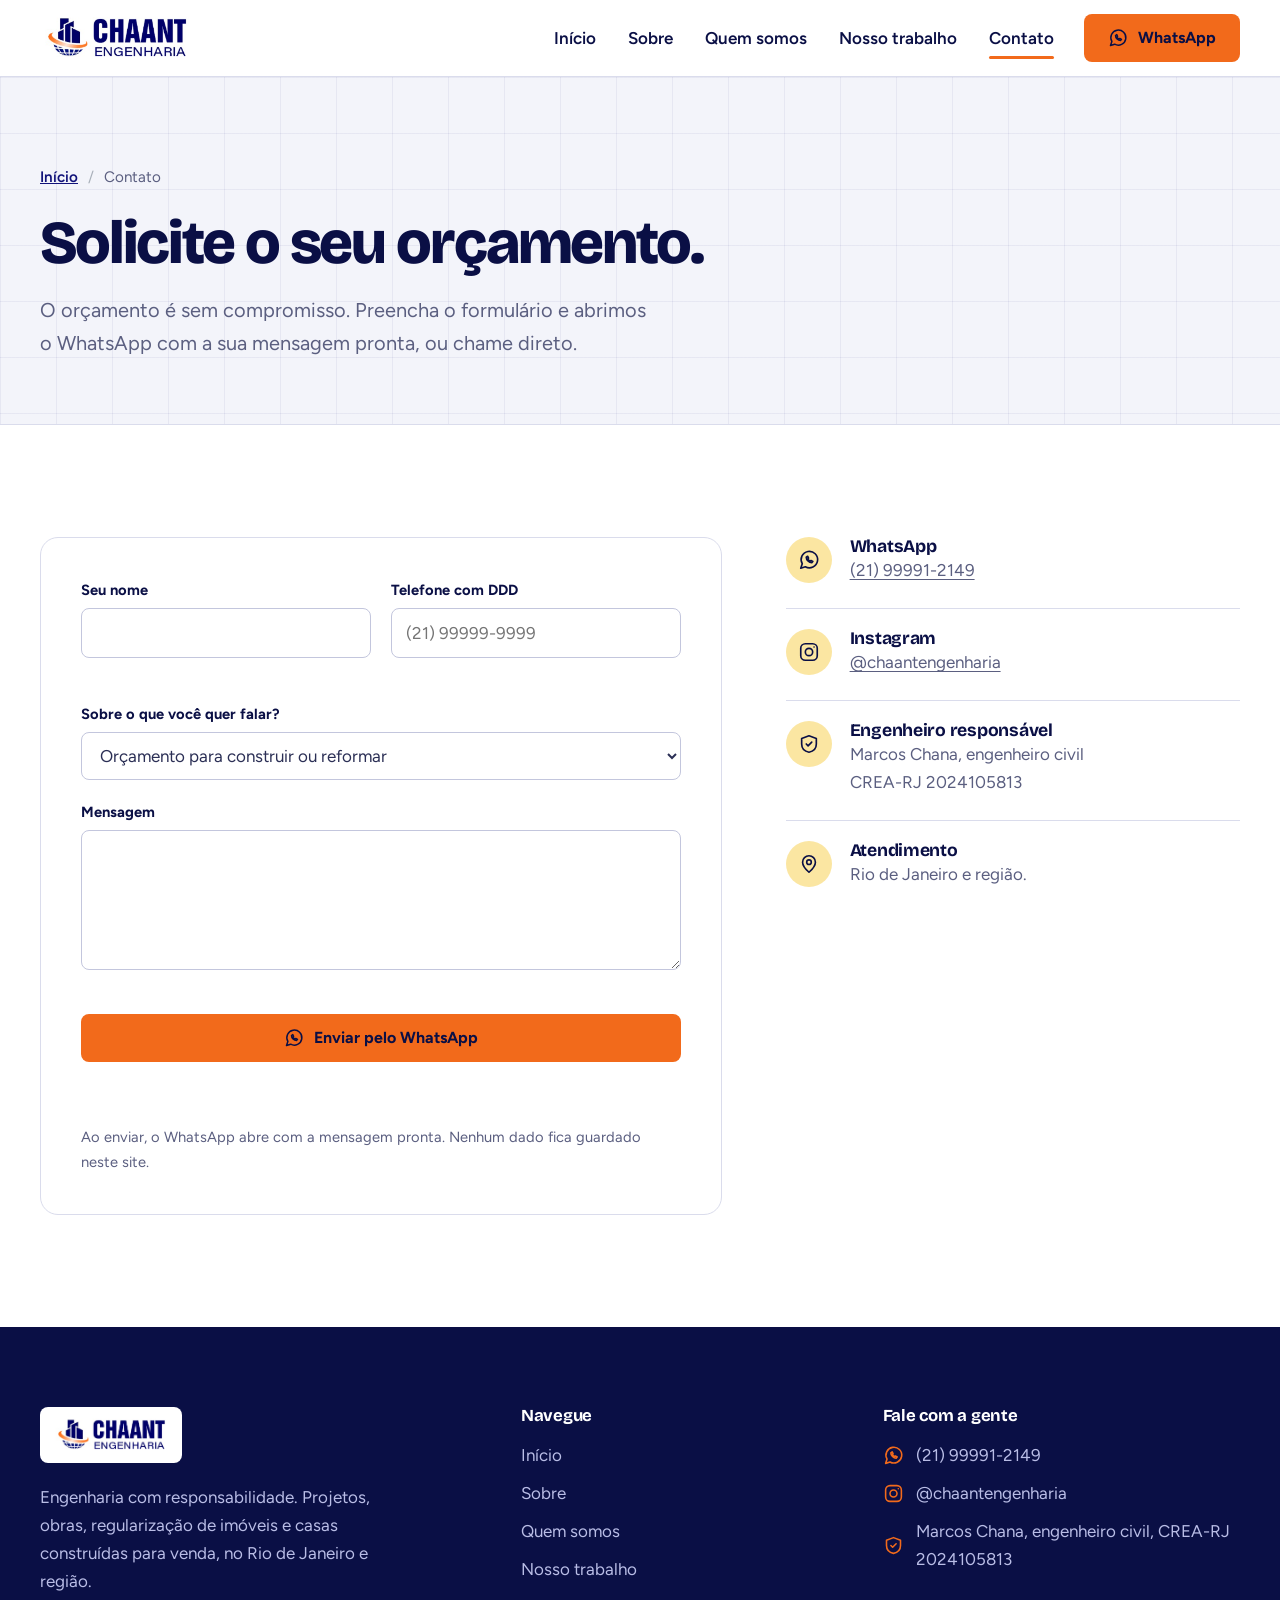
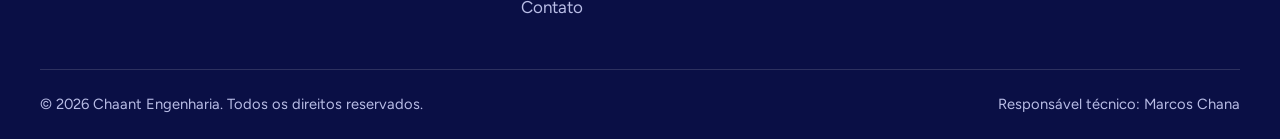
<file: contato.html>
<!DOCTYPE html>
<html lang="pt-BR">
<head>
  <meta charset="utf-8">
  <meta name="viewport" content="width=device-width, initial-scale=1">
  <title>Contato | Chaant Engenharia</title>
  <meta name="description" content="Solicite um orçamento sem compromisso à Chaant Engenharia pelo WhatsApp: obras, projetos, regularização de imóveis e casas à venda.">
  <meta name="theme-color" content="#12137a">
  <link rel="icon" href="favicon.svg" type="image/svg+xml">
  <link rel="preconnect" href="https://fonts.googleapis.com">
  <link rel="preconnect" href="https://fonts.gstatic.com" crossorigin>
  <link href="https://fonts.googleapis.com/css2?family=Bricolage+Grotesque:opsz,wght@12..96,600;12..96,700;12..96,800&family=Figtree:wght@400;500;600;700&display=swap" rel="stylesheet">
  <link rel="stylesheet" href="style.css">
</head>
<body>
<a class="skip" href="#conteudo">Ir para o conteúdo</a>

<header class="site-header">
  <div class="wrap header-in">
    <a class="brand" href="index.html" aria-label="Chaant Engenharia, página inicial">
      <img src="logo-chaant.png" alt="Chaant Engenharia" width="265" height="90">
    </a>
    <button class="nav-toggle" type="button" aria-expanded="false" aria-controls="menu">
      <span class="sr">Abrir menu</span><i class="icon i-menu" aria-hidden="true"></i>
    </button>
    <nav id="menu" class="nav" aria-label="Principal">
      <a href="index.html">Início</a>
      <a href="sobre.html">Sobre</a>
      <a href="quem-somos.html">Quem somos</a>
      <a href="nosso-trabalho.html">Nosso trabalho</a>
      <a href="contato.html" aria-current="page">Contato</a>
      <a class="btn btn-accent" href="https://wa.me/5521999912149" data-wa data-wa-msg="Olá! Vim pelo site da Chaant Engenharia e gostaria de conversar.">
        <i class="icon i-whatsapp" aria-hidden="true"></i>WhatsApp
      </a>
    </nav>
  </div>
</header>

<main id="conteudo">

<section class="page-hero">
  <div class="wrap">
    <ol class="crumbs" aria-label="Você está em">
        <li><a href="index.html">Início</a></li>
        <li aria-current="page">Contato</li>
      </ol>
    <h1>Solicite o seu orçamento.</h1>
    <p class="lead">O orçamento é sem compromisso. Preencha o formulário e abrimos o WhatsApp com a sua mensagem pronta, ou chame direto.</p>
  </div>
</section>

<section class="section">
  <div class="wrap contact-grid">
    <form class="form" id="contato-form" novalidate>
      <div class="form-row">
        <div class="field">
          <label for="c-nome">Seu nome</label>
          <input id="c-nome" name="nome" type="text" autocomplete="name" required aria-describedby="erro-nome">
          <span class="field-error" id="erro-nome"></span>
        </div>
        <div class="field">
          <label for="c-tel">Telefone com DDD</label>
          <input id="c-tel" name="telefone" type="tel" inputmode="tel" autocomplete="tel" placeholder="(21) 99999-9999" required aria-describedby="erro-telefone">
          <span class="field-error" id="erro-telefone"></span>
        </div>
      </div>
      <div class="field">
        <label for="c-interesse">Sobre o que você quer falar?</label>
        <select id="c-interesse" name="interesse">
          <option>Orçamento para construir ou reformar</option>
          <option>Comprar uma casa</option>
          <option>Projeto arquitetônico</option>
          <option>Projeto estrutural</option>
          <option>Regularização de imóvel</option>
          <option>Outro assunto</option>
        </select>
      </div>
      <div class="field">
        <label for="c-msg">Mensagem</label>
        <textarea id="c-msg" name="mensagem" required aria-describedby="erro-mensagem"></textarea>
        <span class="field-error" id="erro-mensagem"></span>
      </div>
      <button class="btn btn-accent" type="submit"><i class="icon i-whatsapp" aria-hidden="true"></i>Enviar pelo WhatsApp</button>
      <p class="form-status" id="form-status" role="status" aria-live="polite"></p>
      <p class="form-note">Ao enviar, o WhatsApp abre com a mensagem pronta. Nenhum dado fica guardado neste site.</p>
    </form>

    <div class="info">
      <div class="info-item">
        <span class="ico"><i class="icon i-whatsapp" aria-hidden="true"></i></span>
        <div><h3>WhatsApp</h3><a href="https://wa.me/5521999912149" data-wa><span data-tel-texto>(21) 99991-2149</span></a></div>
      </div>
      <div class="info-item">
        <span class="ico"><i class="icon i-instagram" aria-hidden="true"></i></span>
        <div><h3>Instagram</h3><a href="https://www.instagram.com/chaantengenharia/" data-instagram><span data-ig-texto>@chaantengenharia</span></a></div>
      </div>
      <div class="info-item">
        <span class="ico"><i class="icon i-shield" aria-hidden="true"></i></span>
        <div><h3>Engenheiro responsável</h3><p>Marcos Chana, engenheiro civil<br>CREA-RJ 2024105813</p></div>
      </div>
      <div class="info-item">
        <span class="ico"><i class="icon i-pin" aria-hidden="true"></i></span>
        <div><h3>Atendimento</h3><p>Rio de Janeiro e região.</p></div>
      </div>
    </div>
  </div>
</section>

</main>

<footer class="site-footer">
  <div class="wrap">
    <div class="footer-grid">
      <div class="footer-brand">
        <img src="logo-chaant.png" alt="Chaant Engenharia" width="265" height="90" loading="lazy">
        <p>Engenharia com responsabilidade. Projetos, obras, regularização de imóveis e casas construídas para venda, no Rio de Janeiro e região.</p>
      </div>
      <div>
        <h3>Navegue</h3>
        <ul>
          <li><a href="index.html">Início</a></li>
          <li><a href="sobre.html">Sobre</a></li>
          <li><a href="quem-somos.html">Quem somos</a></li>
          <li><a href="nosso-trabalho.html">Nosso trabalho</a></li>
          <li><a href="contato.html">Contato</a></li>
        </ul>
      </div>
      <div>
        <h3>Fale com a gente</h3>
        <ul class="footer-contact">
          <li><i class="icon i-whatsapp" aria-hidden="true"></i><a href="https://wa.me/5521999912149" data-wa><span data-tel-texto>(21) 99991-2149</span></a></li>
          <li><i class="icon i-instagram" aria-hidden="true"></i><a href="https://www.instagram.com/" data-instagram><span data-ig-texto>Instagram</span></a></li>
          <li><i class="icon i-shield" aria-hidden="true"></i><span>Marcos Chana, engenheiro civil, CREA-RJ 2024105813</span></li>
        </ul>
      </div>
    </div>
    <div class="footer-bottom">
      <span>© <span data-ano>2026</span> Chaant Engenharia. Todos os direitos reservados.</span>
      <span>Responsável técnico: Marcos Chana</span>
    </div>
  </div>
</footer>

<script src="config.js"></script>
<script src="main.js"></script>
</body>
</html>
</file>
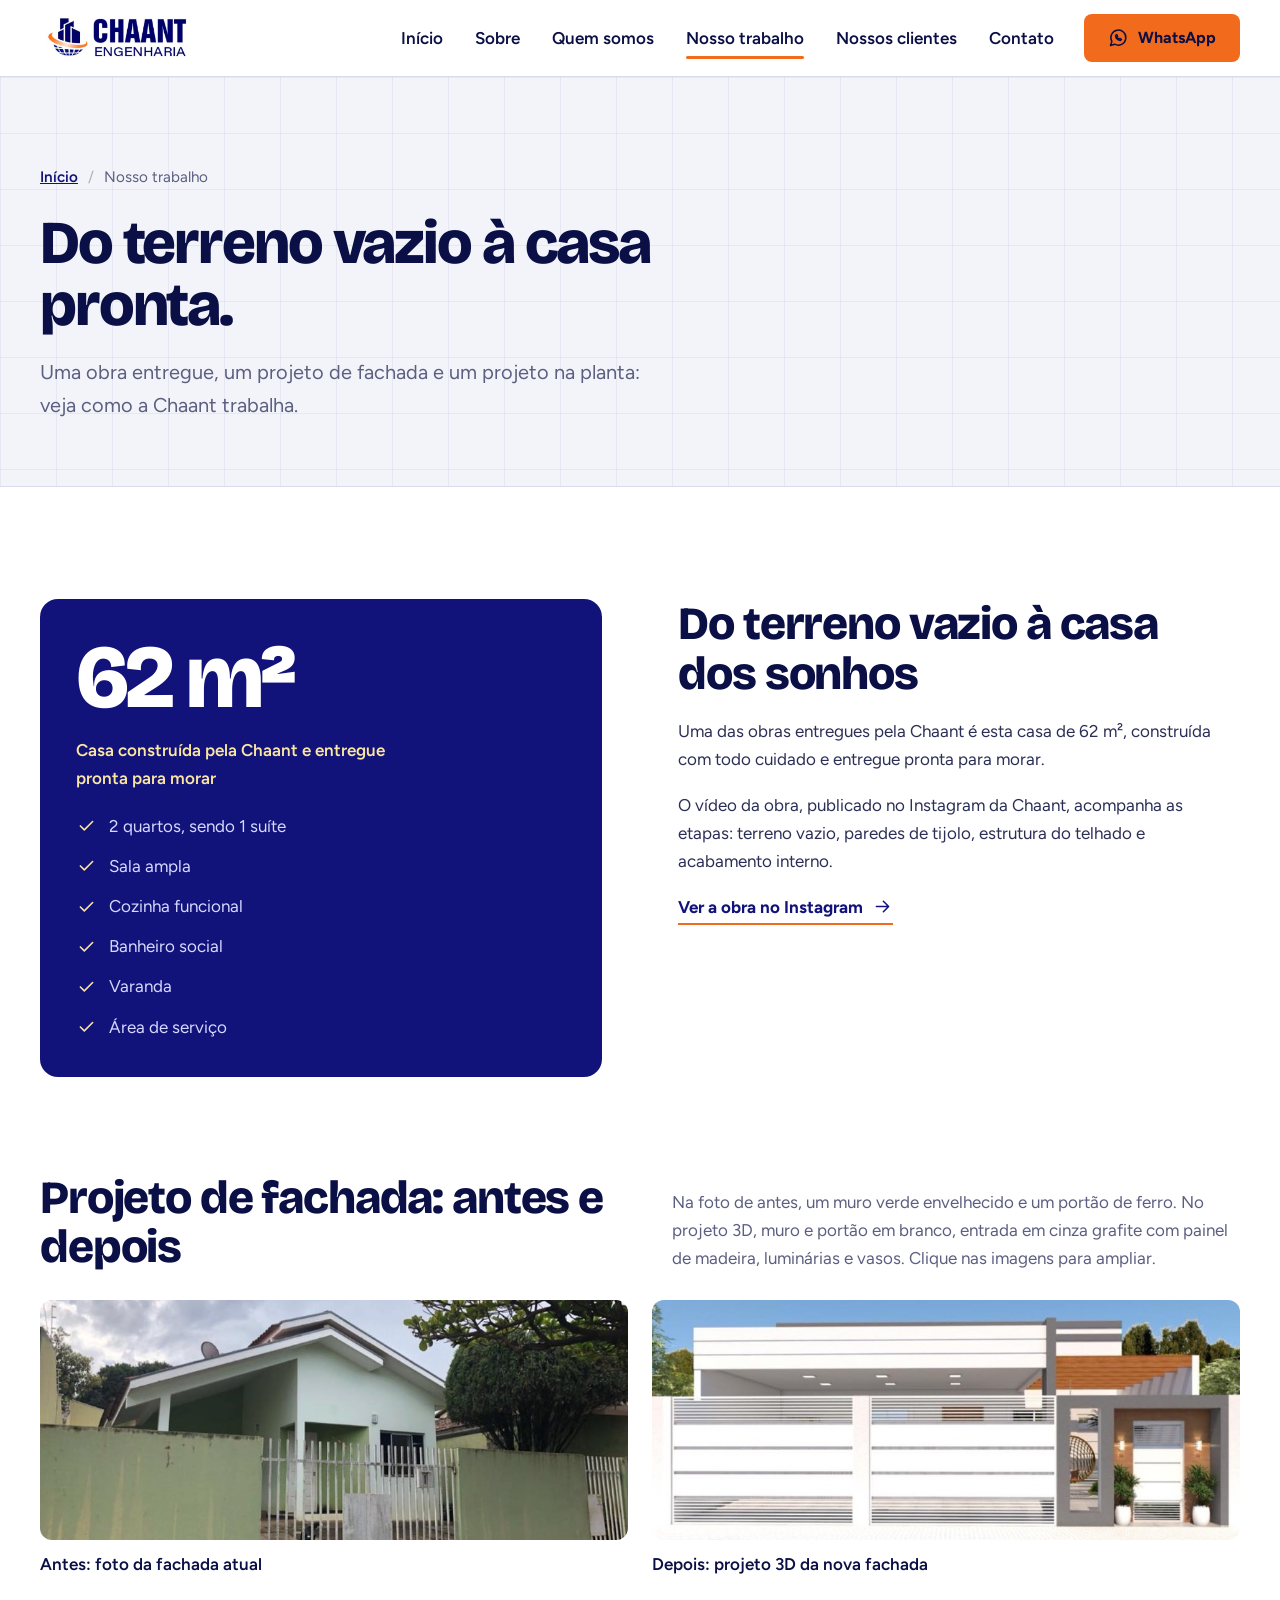
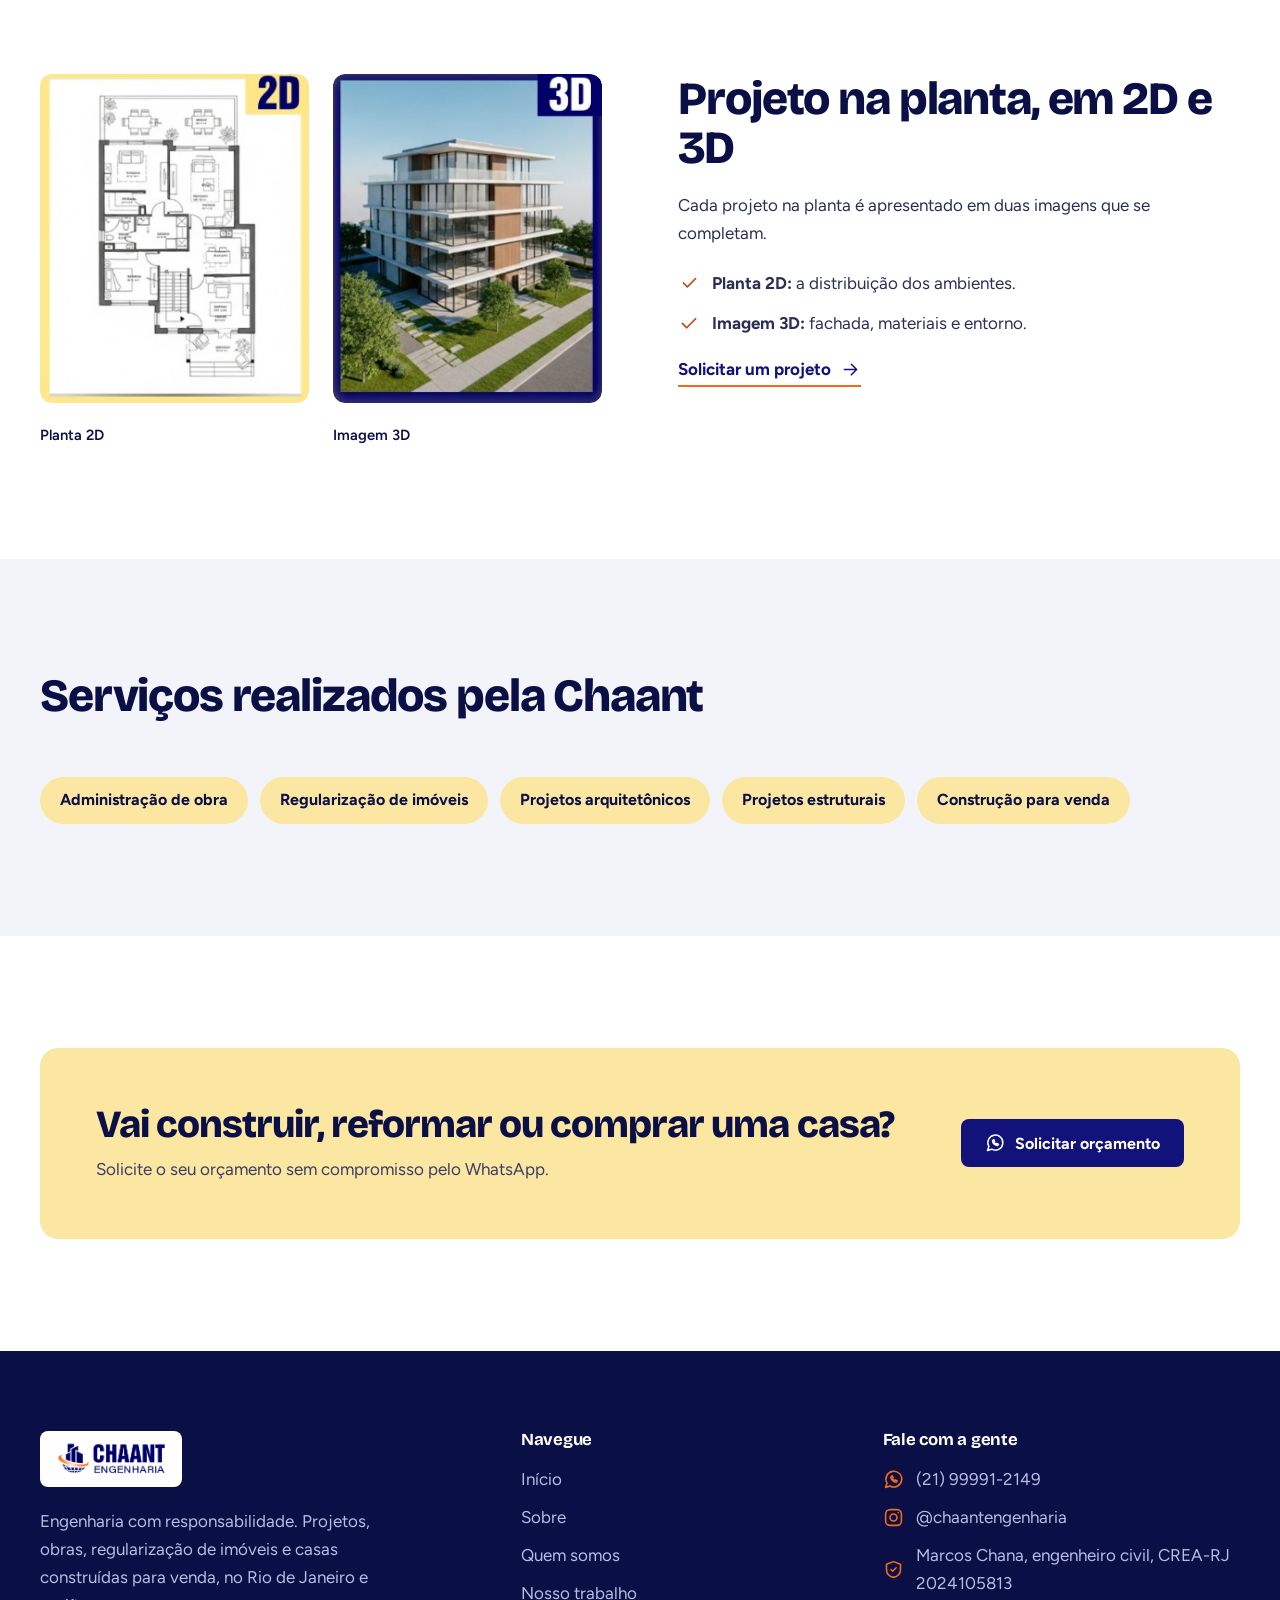
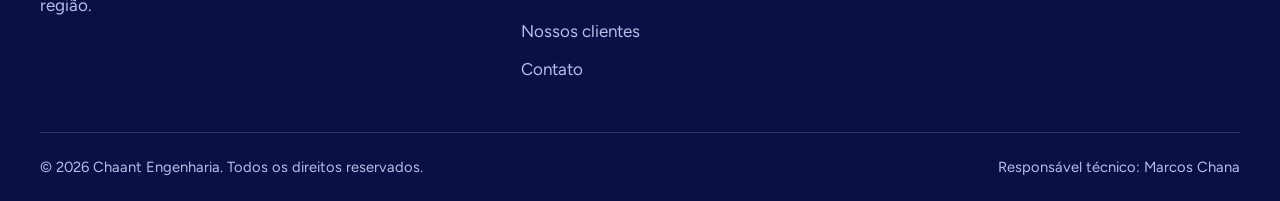
<file: nosso-trabalho.html>
<!DOCTYPE html>
<html lang="pt-BR">
<head>
  <meta charset="utf-8">
  <meta name="viewport" content="width=device-width, initial-scale=1">
  <title>Nosso trabalho | Chaant Engenharia</title>
  <meta name="description" content="Veja uma casa de 62 m² entregue pela Chaant, um projeto de fachada com antes e depois e um projeto na planta em 2D e 3D.">
  <meta name="theme-color" content="#12137a">
  <link rel="icon" href="favicon.svg" type="image/svg+xml">
  <link rel="preconnect" href="https://fonts.googleapis.com">
  <link rel="preconnect" href="https://fonts.gstatic.com" crossorigin>
  <link href="https://fonts.googleapis.com/css2?family=Bricolage+Grotesque:opsz,wght@12..96,600;12..96,700;12..96,800&family=Figtree:wght@400;500;600;700&display=swap" rel="stylesheet">
  <link rel="stylesheet" href="style.css">
</head>
<body>
<a class="skip" href="#conteudo">Ir para o conteúdo</a>

<header class="site-header">
  <div class="wrap header-in">
    <a class="brand" href="index.html" aria-label="Chaant Engenharia, página inicial">
      <img src="logo-chaant.png" alt="Chaant Engenharia" width="265" height="90">
    </a>
    <button class="nav-toggle" type="button" aria-expanded="false" aria-controls="menu">
      <span class="sr">Abrir menu</span><i class="icon i-menu" aria-hidden="true"></i>
    </button>
    <nav id="menu" class="nav" aria-label="Principal">
      <a href="index.html">Início</a>
      <a href="sobre.html">Sobre</a>
      <a href="quem-somos.html">Quem somos</a>
      <a href="nosso-trabalho.html" aria-current="page">Nosso trabalho</a>
      <a href="clientes.html">Nossos clientes</a>
      <a href="contato.html">Contato</a>
      <a class="btn btn-accent" href="https://wa.me/5521999912149" data-wa data-wa-msg="Olá! Vim pelo site da Chaant Engenharia e gostaria de conversar.">
        <i class="icon i-whatsapp" aria-hidden="true"></i>WhatsApp
      </a>
    </nav>
  </div>
</header>

<main id="conteudo">

<section class="page-hero">
  <div class="wrap">
    <ol class="crumbs" aria-label="Você está em">
        <li><a href="index.html">Início</a></li>
        <li aria-current="page">Nosso trabalho</li>
      </ol>
    <h1>Do terreno vazio à casa pronta.</h1>
    <p class="lead">Uma obra entregue, um projeto de fachada e um projeto na planta: veja como a Chaant trabalha.</p>
  </div>
</section>

<section class="section">
  <div class="wrap">
    <article class="case" aria-labelledby="caso-casa">
      <div class="split split--top">
        <div class="spec-card">
          <p class="spec-num">62 m²</p>
          <p class="spec-sub">Casa construída pela Chaant e entregue pronta para morar</p>
          <ul class="checks">
            <li><i class="icon i-check" aria-hidden="true"></i>2 quartos, sendo 1 suíte</li>
            <li><i class="icon i-check" aria-hidden="true"></i>Sala ampla</li>
            <li><i class="icon i-check" aria-hidden="true"></i>Cozinha funcional</li>
            <li><i class="icon i-check" aria-hidden="true"></i>Banheiro social</li>
            <li><i class="icon i-check" aria-hidden="true"></i>Varanda</li>
            <li><i class="icon i-check" aria-hidden="true"></i>Área de serviço</li>
          </ul>
        </div>
        <div class="prose">
          <h2 id="caso-casa">Do terreno vazio à casa dos sonhos</h2>
          <p>Uma das obras entregues pela Chaant é esta casa de 62 m², construída com todo cuidado e entregue pronta para morar.</p>
          <p>O vídeo da obra, publicado no Instagram da Chaant, acompanha as etapas: terreno vazio, paredes de tijolo, estrutura do telhado e acabamento interno.</p>
          <a class="link-arrow" href="https://www.instagram.com/chaantengenharia/" data-instagram>Ver a obra no Instagram <i class="icon i-arrow" aria-hidden="true"></i></a>
        </div>
      </div>
    </article>

    <article class="case" aria-labelledby="caso-fachada">
      <div class="case-head">
        <h2 id="caso-fachada">Projeto de fachada: antes e depois</h2>
        <p>Na foto de antes, um muro verde envelhecido e um portão de ferro. No projeto 3D, muro e portão em branco, entrada em cinza grafite com painel de madeira, luminárias e vasos. Clique nas imagens para ampliar.</p>
      </div>
      <div class="case-pair case-pair--wide">
        <figure>
          <button class="zoom" type="button" data-zoom="antes-slider.jpg" data-alt="Casa antes da reforma, com muro verde desgastado e portão de ferro" data-caption="Antes: muro e portão desgastados" aria-label="Ampliar imagem do antes">
            <img src="antes-slider.jpg" alt="Casa antes da reforma, com muro verde desgastado e portão de ferro" width="820" height="334" loading="lazy">
          </button>
          <figcaption>Antes: foto da fachada atual</figcaption>
        </figure>
        <figure>
          <button class="zoom" type="button" data-zoom="depois-slider.jpg" data-alt="Projeto 3D da fachada renovada" data-caption="Depois: projeto 3D da nova fachada" aria-label="Ampliar imagem do depois">
            <img src="depois-slider.jpg" alt="Projeto 3D da fachada renovada, com muro e portão brancos e entrada em grafite e madeira" width="820" height="334" loading="lazy">
          </button>
          <figcaption>Depois: projeto 3D da nova fachada</figcaption>
        </figure>
      </div>
    </article>

    <article class="case" aria-labelledby="caso-planta">
      <div class="split split--top">
        <div class="case-pair case-pair--tall case-pair--narrow">
          <figure>
            <button class="zoom" type="button" data-zoom="planta-2d.jpg" data-alt="Planta baixa 2D de apartamento" data-caption="Planta 2D" aria-label="Ampliar planta 2D">
              <img src="planta-2d.jpg" alt="Planta baixa 2D de apartamento" width="290" height="358" loading="lazy">
            </button>
            <figcaption>Planta 2D</figcaption>
          </figure>
          <figure>
            <button class="zoom" type="button" data-zoom="projeto-3d.jpg" data-alt="Imagem 3D de edifício residencial" data-caption="Imagem 3D" aria-label="Ampliar imagem 3D">
              <img src="projeto-3d.jpg" alt="Imagem 3D de edifício residencial com varandas envidraçadas e detalhes em madeira" width="292" height="358" loading="lazy">
            </button>
            <figcaption>Imagem 3D</figcaption>
          </figure>
        </div>
        <div class="prose">
          <h2 id="caso-planta">Projeto na planta, em 2D e 3D</h2>
          <p>Cada projeto na planta é apresentado em duas imagens que se completam.</p>
          <ul class="checks">
            <li><i class="icon i-check" aria-hidden="true"></i><span><strong>Planta 2D:</strong> a distribuição dos ambientes.</span></li>
            <li><i class="icon i-check" aria-hidden="true"></i><span><strong>Imagem 3D:</strong> fachada, materiais e entorno.</span></li>
          </ul>
          <a class="link-arrow" href="https://wa.me/5521999912149" data-wa data-wa-msg="Olá! Gostaria de solicitar um projeto arquitetônico em 2D e 3D.">Solicitar um projeto <i class="icon i-arrow" aria-hidden="true"></i></a>
        </div>
      </div>
    </article>
  </div>
</section>

<section class="section section--paper">
  <div class="wrap">
    <div class="section-head">
      <h2>Serviços realizados pela Chaant</h2>
    </div>
    <div class="tag-list">
      <span class="badge">Administração de obra</span>
      <span class="badge">Regularização de imóveis</span>
      <span class="badge">Projetos arquitetônicos</span>
      <span class="badge">Projetos estruturais</span>
      <span class="badge">Construção para venda</span>
    </div>
  </div>
</section>

<section class="section">
  <div class="wrap">
    <div class="cta-band">
      <div>
        <h2>Vai construir, reformar ou comprar uma casa?</h2>
        <p>Solicite o seu orçamento sem compromisso pelo WhatsApp.</p>
      </div>
      <a class="btn btn-primary" href="https://wa.me/5521999912149" data-wa data-wa-msg="Olá! Gostaria de solicitar um orçamento sem compromisso.">
        <i class="icon i-whatsapp" aria-hidden="true"></i>Solicitar orçamento
      </a>
    </div>
  </div>
</section>

</main>

<footer class="site-footer">
  <div class="wrap">
    <div class="footer-grid">
      <div class="footer-brand">
        <img src="logo-chaant.png" alt="Chaant Engenharia" width="265" height="90" loading="lazy">
        <p>Engenharia com responsabilidade. Projetos, obras, regularização de imóveis e casas construídas para venda, no Rio de Janeiro e região.</p>
      </div>
      <div>
        <h3>Navegue</h3>
        <ul>
          <li><a href="index.html">Início</a></li>
          <li><a href="sobre.html">Sobre</a></li>
          <li><a href="quem-somos.html">Quem somos</a></li>
          <li><a href="nosso-trabalho.html">Nosso trabalho</a></li>
          <li><a href="clientes.html">Nossos clientes</a></li>
          <li><a href="contato.html">Contato</a></li>
        </ul>
      </div>
      <div>
        <h3>Fale com a gente</h3>
        <ul class="footer-contact">
          <li><i class="icon i-whatsapp" aria-hidden="true"></i><a href="https://wa.me/5521999912149" data-wa><span data-tel-texto>(21) 99991-2149</span></a></li>
          <li><i class="icon i-instagram" aria-hidden="true"></i><a href="https://www.instagram.com/" data-instagram><span data-ig-texto>Instagram</span></a></li>
          <li><i class="icon i-shield" aria-hidden="true"></i><span>Marcos Chana, engenheiro civil, CREA-RJ 2024105813</span></li>
        </ul>
      </div>
    </div>
    <div class="footer-bottom">
      <span>© <span data-ano>2026</span> Chaant Engenharia. Todos os direitos reservados.</span>
      <span>Responsável técnico: Marcos Chana</span>
    </div>
  </div>
</footer>

<script src="config.js"></script>
<script src="main.js"></script>
</body>
</html>
</file>
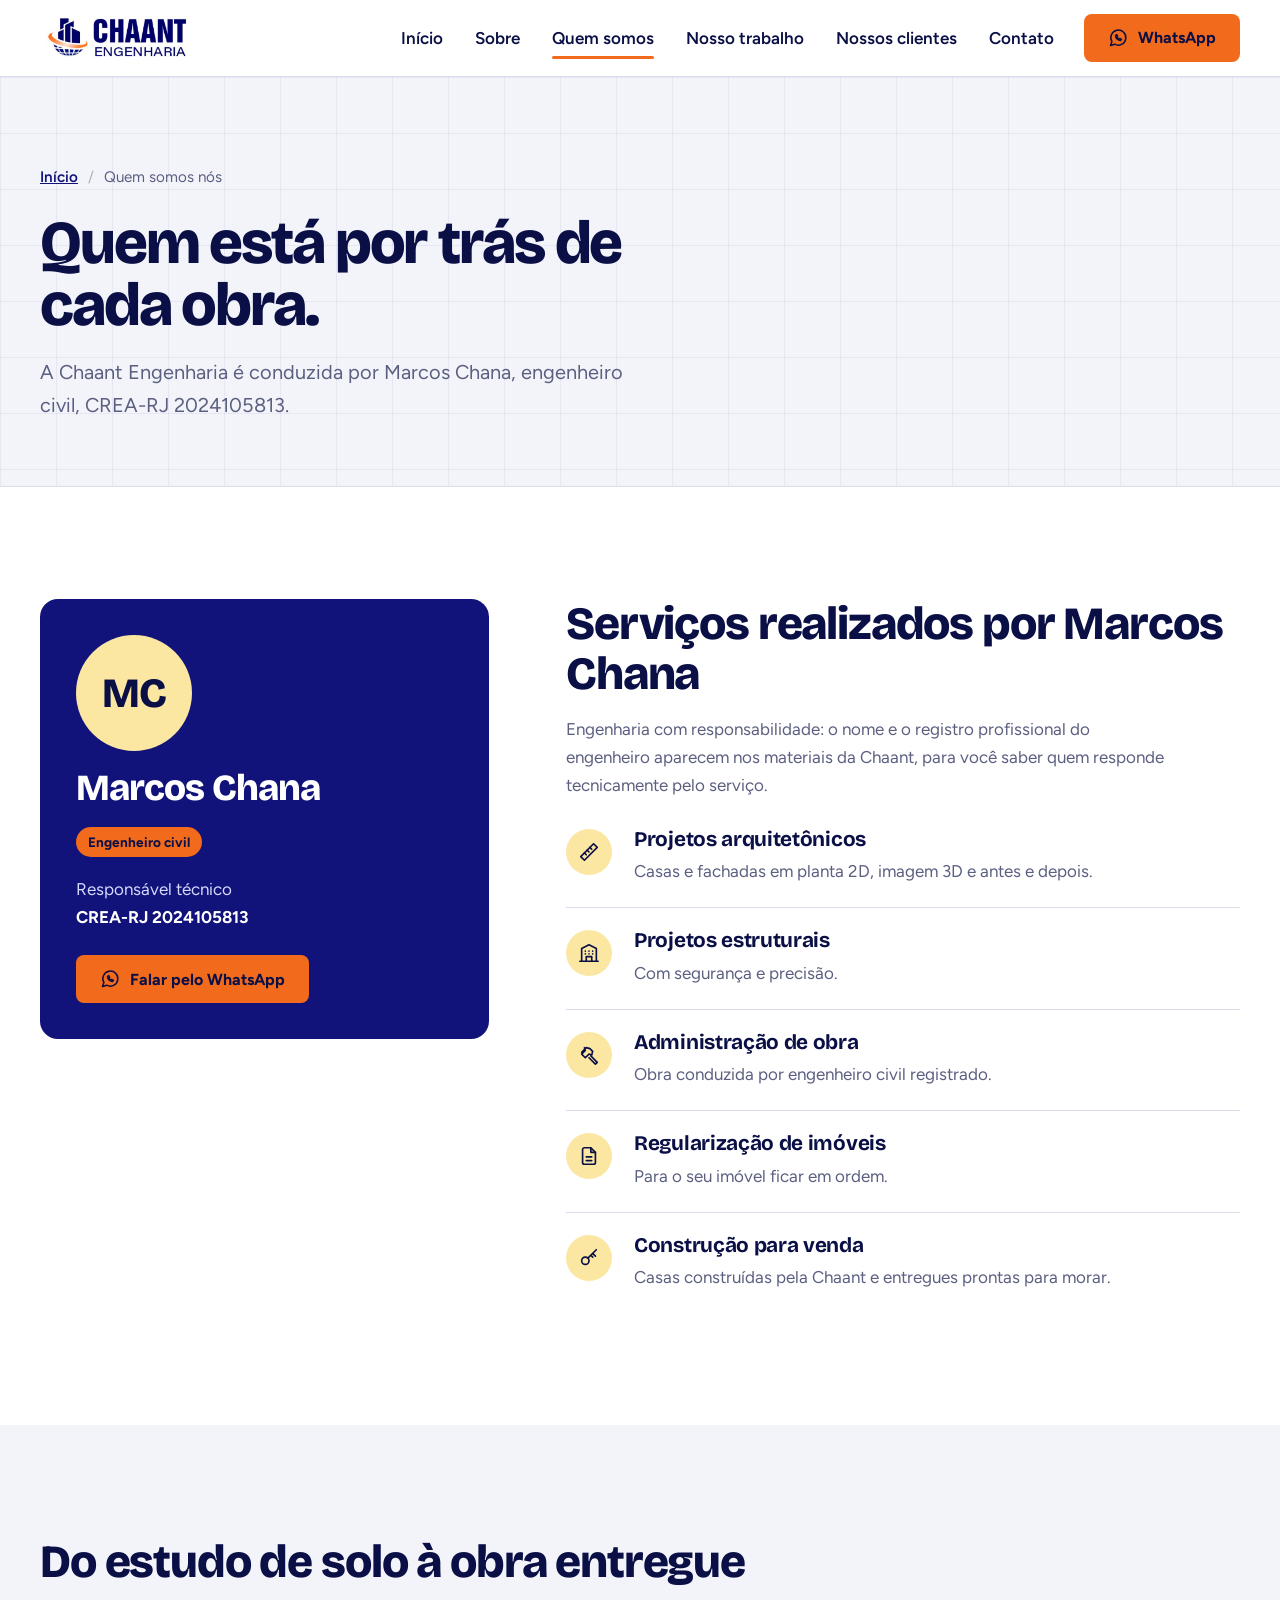
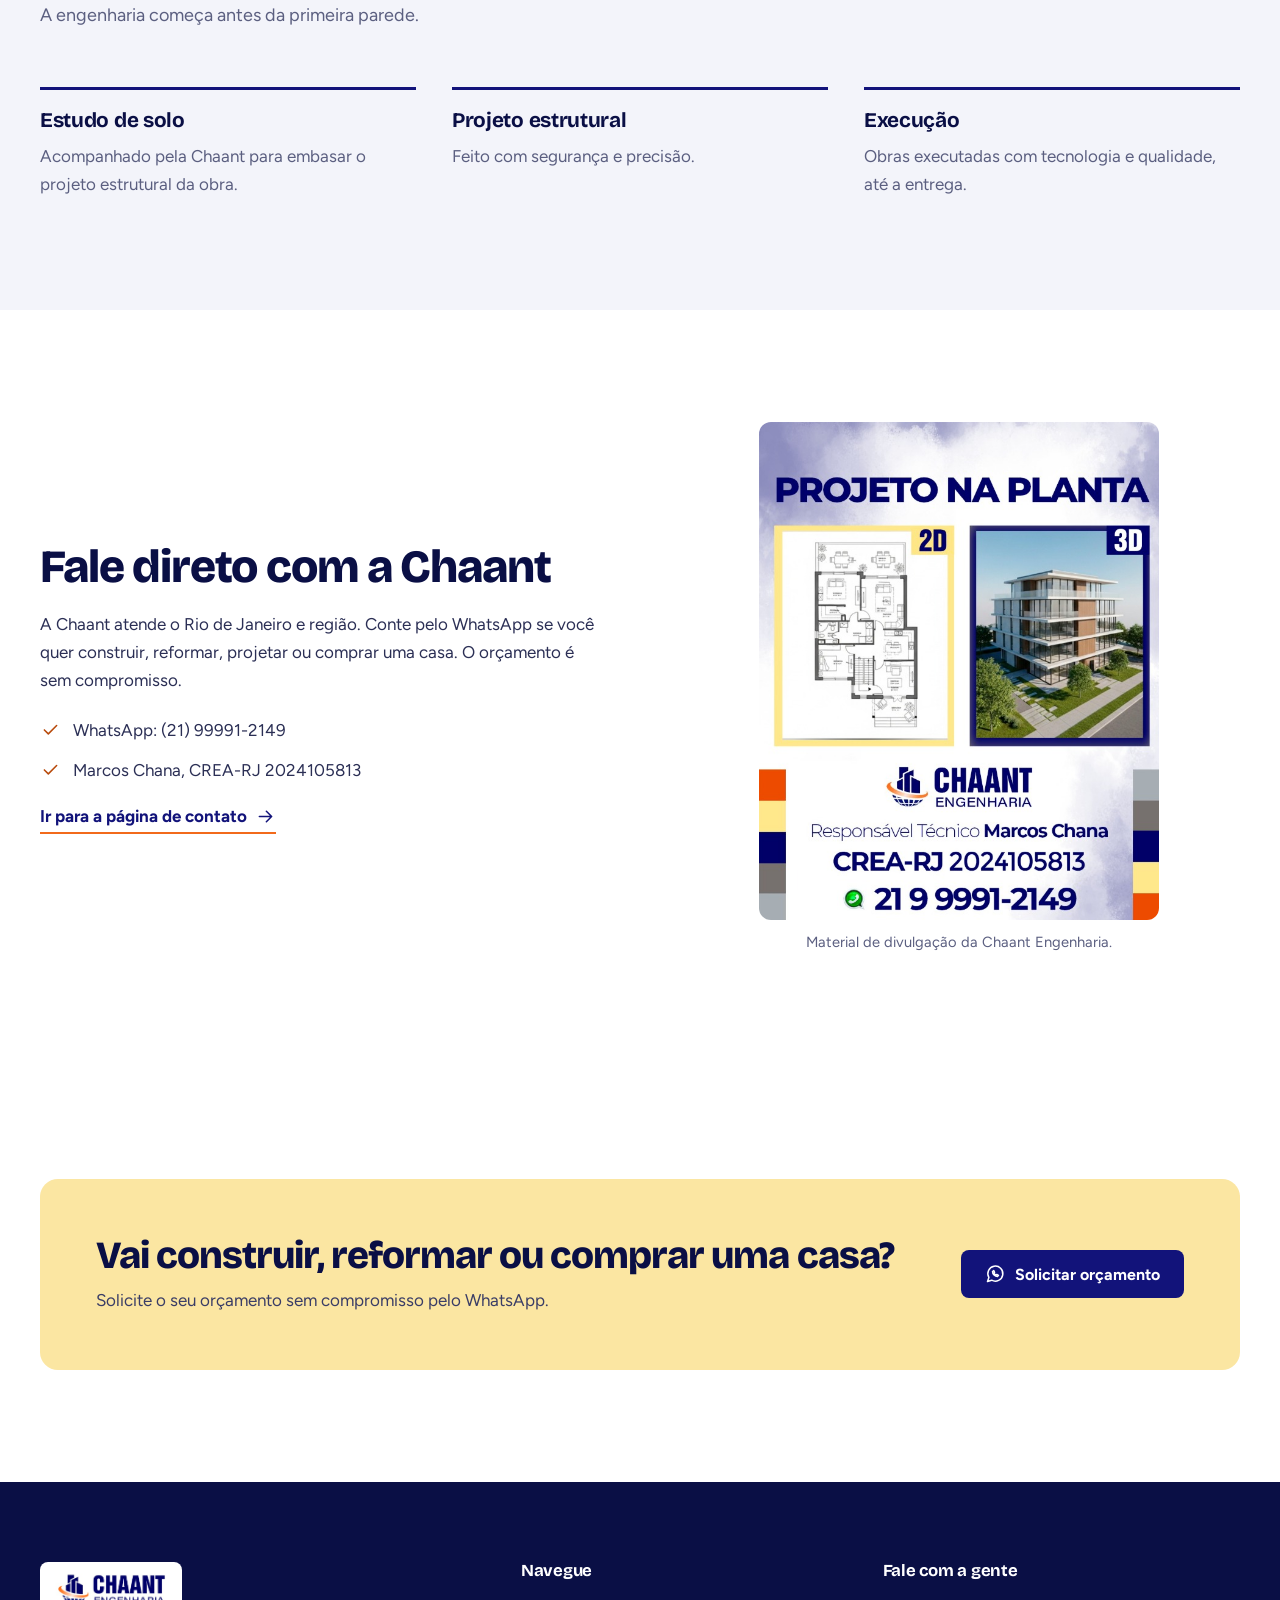
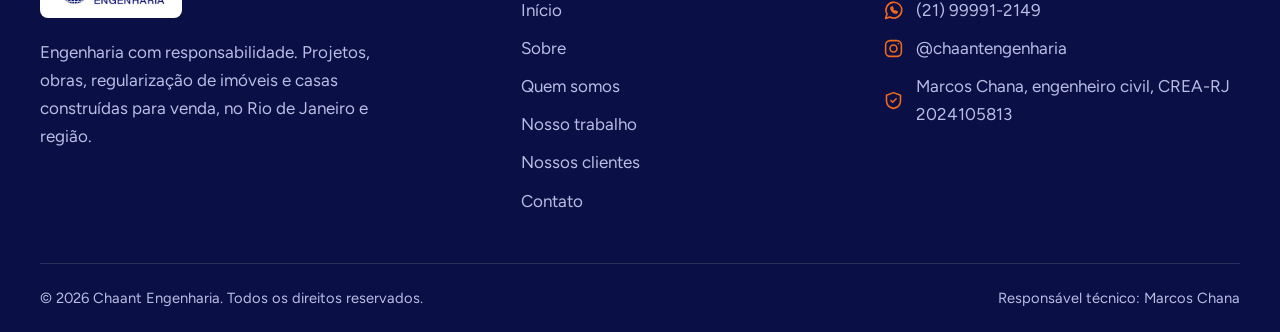
<file: quem-somos.html>
<!DOCTYPE html>
<html lang="pt-BR">
<head>
  <meta charset="utf-8">
  <meta name="viewport" content="width=device-width, initial-scale=1">
  <title>Quem somos nós | Chaant Engenharia</title>
  <meta name="description" content="Conheça Marcos Chana, engenheiro civil e responsável técnico da Chaant Engenharia, CREA-RJ 2024105813.">
  <meta name="theme-color" content="#12137a">
  <link rel="icon" href="favicon.svg" type="image/svg+xml">
  <link rel="preconnect" href="https://fonts.googleapis.com">
  <link rel="preconnect" href="https://fonts.gstatic.com" crossorigin>
  <link href="https://fonts.googleapis.com/css2?family=Bricolage+Grotesque:opsz,wght@12..96,600;12..96,700;12..96,800&family=Figtree:wght@400;500;600;700&display=swap" rel="stylesheet">
  <link rel="stylesheet" href="style.css">
</head>
<body>
<a class="skip" href="#conteudo">Ir para o conteúdo</a>

<header class="site-header">
  <div class="wrap header-in">
    <a class="brand" href="index.html" aria-label="Chaant Engenharia, página inicial">
      <img src="logo-chaant.png" alt="Chaant Engenharia" width="265" height="90">
    </a>
    <button class="nav-toggle" type="button" aria-expanded="false" aria-controls="menu">
      <span class="sr">Abrir menu</span><i class="icon i-menu" aria-hidden="true"></i>
    </button>
    <nav id="menu" class="nav" aria-label="Principal">
      <a href="index.html">Início</a>
      <a href="sobre.html">Sobre</a>
      <a href="quem-somos.html" aria-current="page">Quem somos</a>
      <a href="nosso-trabalho.html">Nosso trabalho</a>
      <a href="clientes.html">Nossos clientes</a>
      <a href="contato.html">Contato</a>
      <a class="btn btn-accent" href="https://wa.me/5521999912149" data-wa data-wa-msg="Olá! Vim pelo site da Chaant Engenharia e gostaria de conversar.">
        <i class="icon i-whatsapp" aria-hidden="true"></i>WhatsApp
      </a>
    </nav>
  </div>
</header>

<main id="conteudo">

<section class="page-hero">
  <div class="wrap">
    <ol class="crumbs" aria-label="Você está em">
        <li><a href="index.html">Início</a></li>
        <li aria-current="page">Quem somos nós</li>
      </ol>
    <h1>Quem está por trás de cada obra.</h1>
    <p class="lead">A Chaant Engenharia é conduzida por Marcos Chana, engenheiro civil, CREA-RJ 2024105813.</p>
  </div>
</section>

<section class="section">
  <div class="wrap profile">
    <aside class="profile-card" aria-label="Responsável técnico">
      <div class="avatar" aria-hidden="true">MC</div>
      <h2>Marcos Chana</h2>
      <span class="badge">Engenheiro civil</span>
      <p>Responsável técnico<br><strong style="color:#fff">CREA-RJ 2024105813</strong></p>
      <a class="btn btn-accent" href="https://wa.me/5521999912149" data-wa data-wa-msg="Olá, Marcos! Vim pelo site da Chaant Engenharia e gostaria de solicitar um orçamento.">
        <i class="icon i-whatsapp" aria-hidden="true"></i>Falar pelo WhatsApp
      </a>
    </aside>

    <div>
      <h2>Serviços realizados por Marcos Chana</h2>
      <p style="margin-top:16px;max-width:38rem;color:var(--muted)">Engenharia com responsabilidade: o nome e o registro profissional do engenheiro aparecem nos materiais da Chaant, para você saber quem responde tecnicamente pelo serviço.</p>
      <div class="pillars">
        <div class="pillar"><span class="ico"><i class="icon i-ruler" aria-hidden="true"></i></span><div><h3>Projetos arquitetônicos</h3><p>Casas e fachadas em planta 2D, imagem 3D e antes e depois.</p></div></div>
        <div class="pillar"><span class="ico"><i class="icon i-building" aria-hidden="true"></i></span><div><h3>Projetos estruturais</h3><p>Com segurança e precisão.</p></div></div>
        <div class="pillar"><span class="ico"><i class="icon i-hammer" aria-hidden="true"></i></span><div><h3>Administração de obra</h3><p>Obra conduzida por engenheiro civil registrado.</p></div></div>
        <div class="pillar"><span class="ico"><i class="icon i-file" aria-hidden="true"></i></span><div><h3>Regularização de imóveis</h3><p>Para o seu imóvel ficar em ordem.</p></div></div>
        <div class="pillar"><span class="ico"><i class="icon i-key" aria-hidden="true"></i></span><div><h3>Construção para venda</h3><p>Casas construídas pela Chaant e entregues prontas para morar.</p></div></div>
      </div>
    </div>
  </div>
</section>

<section class="section section--paper">
  <div class="wrap">
    <div class="section-head">
      <h2>Do estudo de solo à obra entregue</h2>
      <p>A engenharia começa antes da primeira parede.</p>
    </div>
    <div class="values values--3">
      <article class="value"><h3>Estudo de solo</h3><p>Acompanhado pela Chaant para embasar o projeto estrutural da obra.</p></article>
      <article class="value"><h3>Projeto estrutural</h3><p>Feito com segurança e precisão.</p></article>
      <article class="value"><h3>Execução</h3><p>Obras executadas com tecnologia e qualidade, até a entrega.</p></article>
    </div>
  </div>
</section>

<section class="section">
  <div class="wrap split">
    <div class="prose">
      <h2>Fale direto com a Chaant</h2>
      <p>A Chaant atende o Rio de Janeiro e região. Conte pelo WhatsApp se você quer construir, reformar, projetar ou comprar uma casa. O orçamento é sem compromisso.</p>
      <ul class="checks">
        <li><i class="icon i-check" aria-hidden="true"></i><span>WhatsApp: <span data-tel-texto>(21) 99991-2149</span></span></li>
        <li><i class="icon i-check" aria-hidden="true"></i>Marcos Chana, CREA-RJ 2024105813</li>
      </ul>
      <a class="link-arrow" href="contato.html">Ir para a página de contato <i class="icon i-arrow" aria-hidden="true"></i></a>
    </div>
    <figure>
      <img src="anuncio-chaant.jpg" alt="Material de divulgação da Chaant Engenharia com planta 2D, imagem 3D e contato do responsável técnico" width="656" height="817" loading="lazy" style="max-width:400px;margin-inline:auto">
      <figcaption style="text-align:center">Material de divulgação da Chaant Engenharia.</figcaption>
    </figure>
  </div>
</section>

<section class="section">
  <div class="wrap">
    <div class="cta-band">
      <div>
        <h2>Vai construir, reformar ou comprar uma casa?</h2>
        <p>Solicite o seu orçamento sem compromisso pelo WhatsApp.</p>
      </div>
      <a class="btn btn-primary" href="https://wa.me/5521999912149" data-wa data-wa-msg="Olá! Gostaria de solicitar um orçamento sem compromisso.">
        <i class="icon i-whatsapp" aria-hidden="true"></i>Solicitar orçamento
      </a>
    </div>
  </div>
</section>

</main>

<footer class="site-footer">
  <div class="wrap">
    <div class="footer-grid">
      <div class="footer-brand">
        <img src="logo-chaant.png" alt="Chaant Engenharia" width="265" height="90" loading="lazy">
        <p>Engenharia com responsabilidade. Projetos, obras, regularização de imóveis e casas construídas para venda, no Rio de Janeiro e região.</p>
      </div>
      <div>
        <h3>Navegue</h3>
        <ul>
          <li><a href="index.html">Início</a></li>
          <li><a href="sobre.html">Sobre</a></li>
          <li><a href="quem-somos.html">Quem somos</a></li>
          <li><a href="nosso-trabalho.html">Nosso trabalho</a></li>
          <li><a href="clientes.html">Nossos clientes</a></li>
          <li><a href="contato.html">Contato</a></li>
        </ul>
      </div>
      <div>
        <h3>Fale com a gente</h3>
        <ul class="footer-contact">
          <li><i class="icon i-whatsapp" aria-hidden="true"></i><a href="https://wa.me/5521999912149" data-wa><span data-tel-texto>(21) 99991-2149</span></a></li>
          <li><i class="icon i-instagram" aria-hidden="true"></i><a href="https://www.instagram.com/" data-instagram><span data-ig-texto>Instagram</span></a></li>
          <li><i class="icon i-shield" aria-hidden="true"></i><span>Marcos Chana, engenheiro civil, CREA-RJ 2024105813</span></li>
        </ul>
      </div>
    </div>
    <div class="footer-bottom">
      <span>© <span data-ano>2026</span> Chaant Engenharia. Todos os direitos reservados.</span>
      <span>Responsável técnico: Marcos Chana</span>
    </div>
  </div>
</footer>

<script src="config.js"></script>
<script src="main.js"></script>
</body>
</html>
</file>
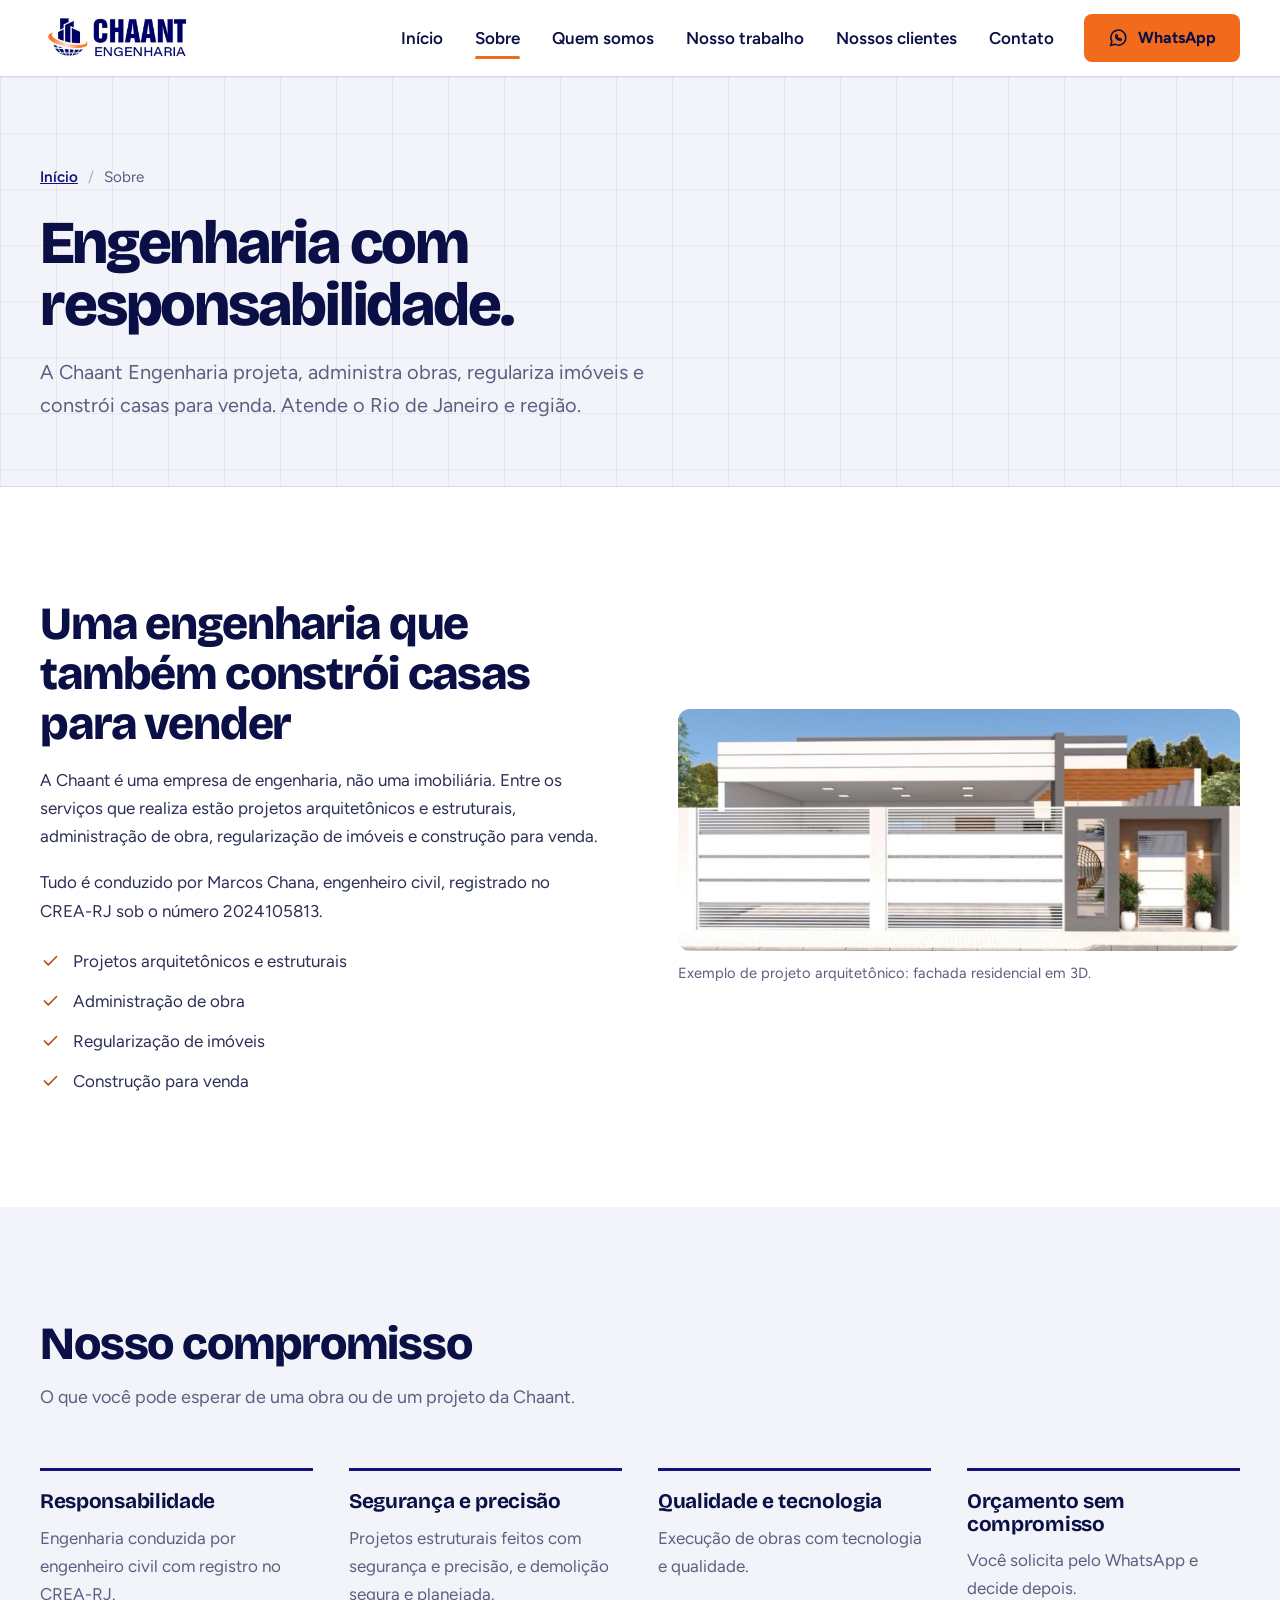
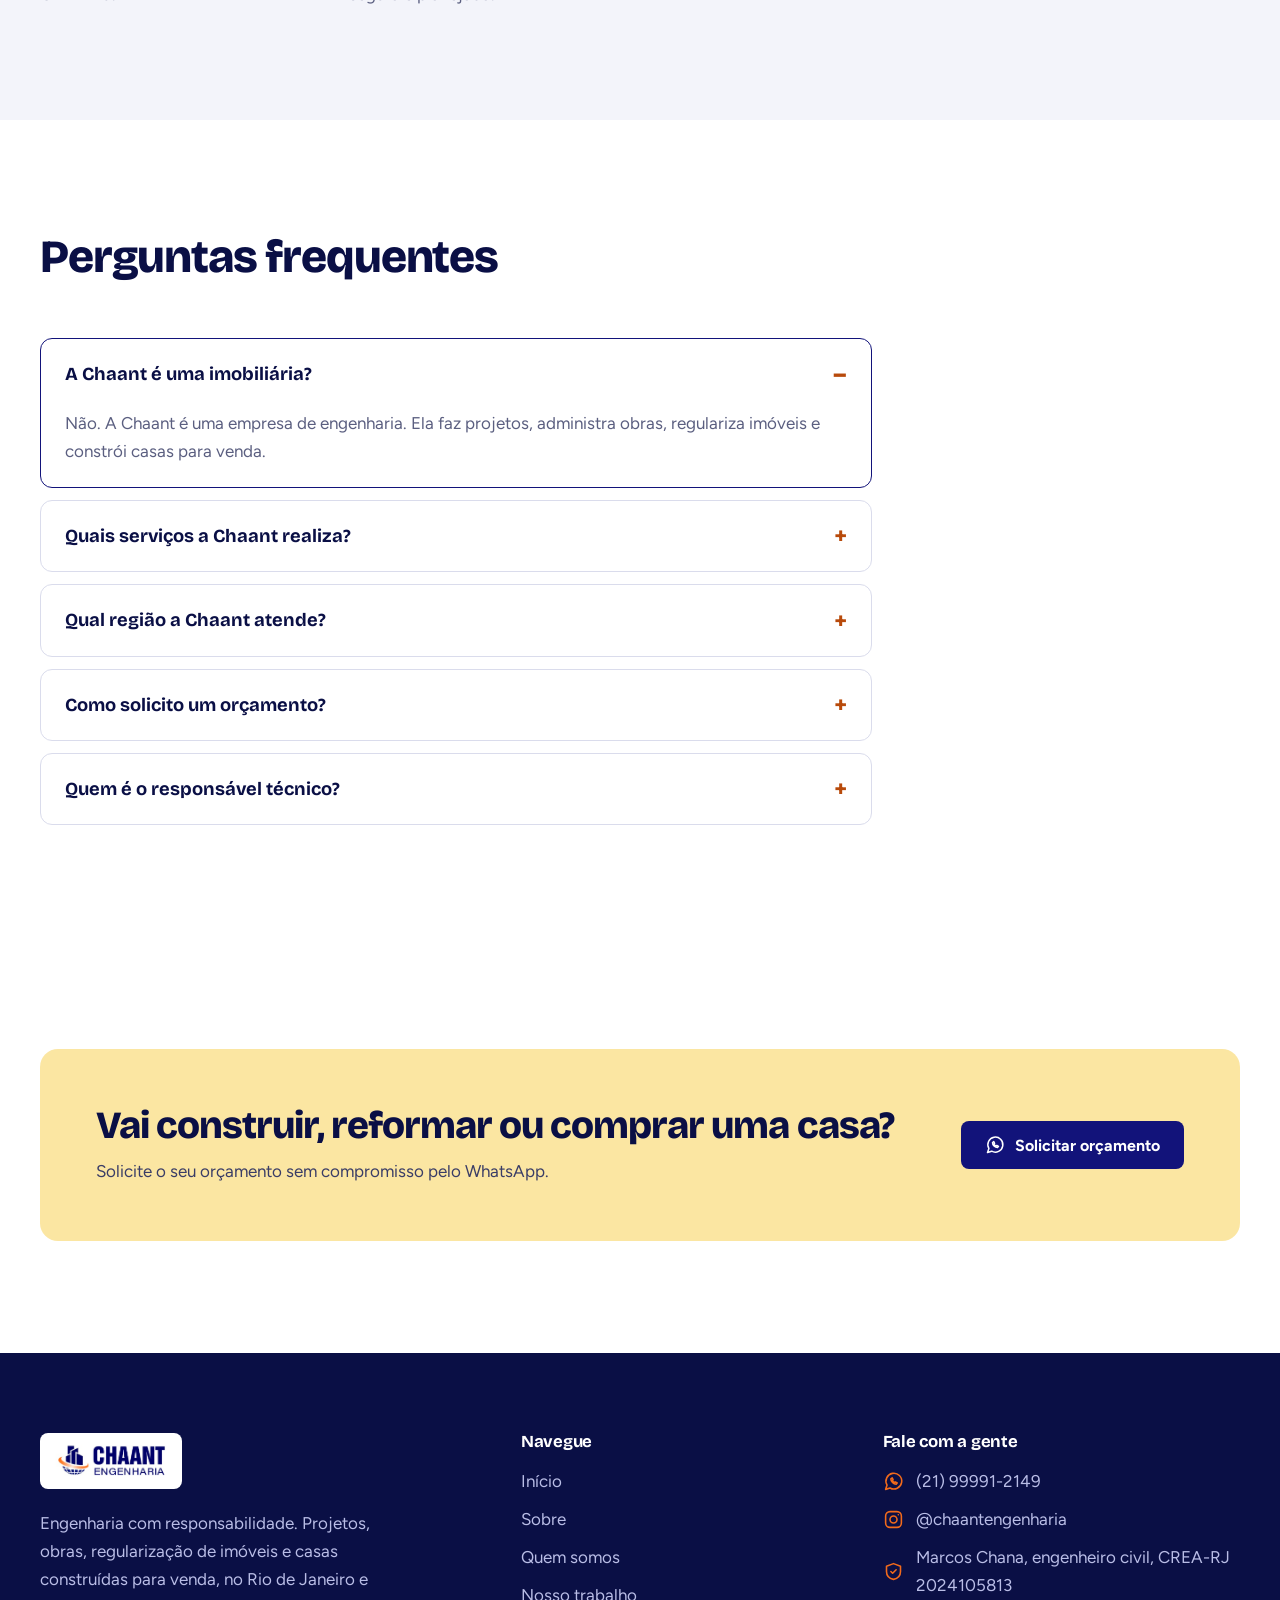
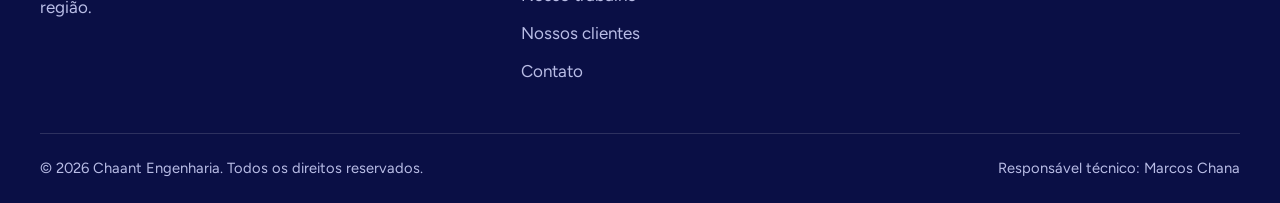
<file: sobre.html>
<!DOCTYPE html>
<html lang="pt-BR">
<head>
  <meta charset="utf-8">
  <meta name="viewport" content="width=device-width, initial-scale=1">
  <title>Sobre | Chaant Engenharia</title>
  <meta name="description" content="A Chaant Engenharia é uma empresa de engenharia: projetos, obras, regularização de imóveis e casas construídas para venda.">
  <meta name="theme-color" content="#12137a">
  <link rel="icon" href="favicon.svg" type="image/svg+xml">
  <link rel="preconnect" href="https://fonts.googleapis.com">
  <link rel="preconnect" href="https://fonts.gstatic.com" crossorigin>
  <link href="https://fonts.googleapis.com/css2?family=Bricolage+Grotesque:opsz,wght@12..96,600;12..96,700;12..96,800&family=Figtree:wght@400;500;600;700&display=swap" rel="stylesheet">
  <link rel="stylesheet" href="style.css">
</head>
<body>
<a class="skip" href="#conteudo">Ir para o conteúdo</a>

<header class="site-header">
  <div class="wrap header-in">
    <a class="brand" href="index.html" aria-label="Chaant Engenharia, página inicial">
      <img src="logo-chaant.png" alt="Chaant Engenharia" width="265" height="90">
    </a>
    <button class="nav-toggle" type="button" aria-expanded="false" aria-controls="menu">
      <span class="sr">Abrir menu</span><i class="icon i-menu" aria-hidden="true"></i>
    </button>
    <nav id="menu" class="nav" aria-label="Principal">
      <a href="index.html">Início</a>
      <a href="sobre.html" aria-current="page">Sobre</a>
      <a href="quem-somos.html">Quem somos</a>
      <a href="nosso-trabalho.html">Nosso trabalho</a>
      <a href="clientes.html">Nossos clientes</a>
      <a href="contato.html">Contato</a>
      <a class="btn btn-accent" href="https://wa.me/5521999912149" data-wa data-wa-msg="Olá! Vim pelo site da Chaant Engenharia e gostaria de conversar.">
        <i class="icon i-whatsapp" aria-hidden="true"></i>WhatsApp
      </a>
    </nav>
  </div>
</header>

<main id="conteudo">

<section class="page-hero">
  <div class="wrap">
    <ol class="crumbs" aria-label="Você está em">
        <li><a href="index.html">Início</a></li>
        <li aria-current="page">Sobre</li>
      </ol>
    <h1>Engenharia com responsabilidade.</h1>
    <p class="lead">A Chaant Engenharia projeta, administra obras, regulariza imóveis e constrói casas para venda. Atende o Rio de Janeiro e região.</p>
  </div>
</section>

<section class="section">
  <div class="wrap split">
    <div class="prose">
      <h2>Uma engenharia que também constrói casas para vender</h2>
      <p>A Chaant é uma empresa de engenharia, não uma imobiliária. Entre os serviços que realiza estão projetos arquitetônicos e estruturais, administração de obra, regularização de imóveis e construção para venda.</p>
      <p>Tudo é conduzido por Marcos Chana, engenheiro civil, registrado no CREA-RJ sob o número 2024105813.</p>
      <ul class="checks">
        <li><i class="icon i-check" aria-hidden="true"></i>Projetos arquitetônicos e estruturais</li>
        <li><i class="icon i-check" aria-hidden="true"></i>Administração de obra</li>
        <li><i class="icon i-check" aria-hidden="true"></i>Regularização de imóveis</li>
        <li><i class="icon i-check" aria-hidden="true"></i>Construção para venda</li>
      </ul>
    </div>
    <figure>
      <img src="depois.jpg" alt="Projeto 3D de fachada residencial em branco, cinza grafite e madeira" width="820" height="354" loading="lazy">
      <figcaption>Exemplo de projeto arquitetônico: fachada residencial em 3D.</figcaption>
    </figure>
  </div>
</section>

<section class="section section--paper">
  <div class="wrap">
    <div class="section-head">
      <h2>Nosso compromisso</h2>
      <p>O que você pode esperar de uma obra ou de um projeto da Chaant.</p>
    </div>
    <div class="values">
      <article class="value"><h3>Responsabilidade</h3><p>Engenharia conduzida por engenheiro civil com registro no CREA-RJ.</p></article>
      <article class="value"><h3>Segurança e precisão</h3><p>Projetos estruturais feitos com segurança e precisão, e demolição segura e planejada.</p></article>
      <article class="value"><h3>Qualidade e tecnologia</h3><p>Execução de obras com tecnologia e qualidade.</p></article>
      <article class="value"><h3>Orçamento sem compromisso</h3><p>Você solicita pelo WhatsApp e decide depois.</p></article>
    </div>
  </div>
</section>

<section class="section">
  <div class="wrap">
    <div class="section-head">
      <h2>Perguntas frequentes</h2>
    </div>
    <div class="faq">
      <details open>
        <summary>A Chaant é uma imobiliária?</summary>
        <p>Não. A Chaant é uma empresa de engenharia. Ela faz projetos, administra obras, regulariza imóveis e constrói casas para venda.</p>
      </details>
      <details>
        <summary>Quais serviços a Chaant realiza?</summary>
        <p>Administração de obra, regularização de imóveis, projetos arquitetônicos, projetos estruturais e construção para venda. Também faz demolição e execução de obras.</p>
      </details>
      <details>
        <summary>Qual região a Chaant atende?</summary>
        <p>O Rio de Janeiro e região.</p>
      </details>
      <details>
        <summary>Como solicito um orçamento?</summary>
        <p>Pelo WhatsApp, (21) 99991-2149. O orçamento é sem compromisso.</p>
      </details>
      <details>
        <summary>Quem é o responsável técnico?</summary>
        <p>Marcos Chana, engenheiro civil, CREA-RJ 2024105813.</p>
      </details>
    </div>
  </div>
</section>

<section class="section">
  <div class="wrap">
    <div class="cta-band">
      <div>
        <h2>Vai construir, reformar ou comprar uma casa?</h2>
        <p>Solicite o seu orçamento sem compromisso pelo WhatsApp.</p>
      </div>
      <a class="btn btn-primary" href="https://wa.me/5521999912149" data-wa data-wa-msg="Olá! Gostaria de solicitar um orçamento sem compromisso.">
        <i class="icon i-whatsapp" aria-hidden="true"></i>Solicitar orçamento
      </a>
    </div>
  </div>
</section>

</main>

<footer class="site-footer">
  <div class="wrap">
    <div class="footer-grid">
      <div class="footer-brand">
        <img src="logo-chaant.png" alt="Chaant Engenharia" width="265" height="90" loading="lazy">
        <p>Engenharia com responsabilidade. Projetos, obras, regularização de imóveis e casas construídas para venda, no Rio de Janeiro e região.</p>
      </div>
      <div>
        <h3>Navegue</h3>
        <ul>
          <li><a href="index.html">Início</a></li>
          <li><a href="sobre.html">Sobre</a></li>
          <li><a href="quem-somos.html">Quem somos</a></li>
          <li><a href="nosso-trabalho.html">Nosso trabalho</a></li>
          <li><a href="clientes.html">Nossos clientes</a></li>
          <li><a href="contato.html">Contato</a></li>
        </ul>
      </div>
      <div>
        <h3>Fale com a gente</h3>
        <ul class="footer-contact">
          <li><i class="icon i-whatsapp" aria-hidden="true"></i><a href="https://wa.me/5521999912149" data-wa><span data-tel-texto>(21) 99991-2149</span></a></li>
          <li><i class="icon i-instagram" aria-hidden="true"></i><a href="https://www.instagram.com/" data-instagram><span data-ig-texto>Instagram</span></a></li>
          <li><i class="icon i-shield" aria-hidden="true"></i><span>Marcos Chana, engenheiro civil, CREA-RJ 2024105813</span></li>
        </ul>
      </div>
    </div>
    <div class="footer-bottom">
      <span>© <span data-ano>2026</span> Chaant Engenharia. Todos os direitos reservados.</span>
      <span>Responsável técnico: Marcos Chana</span>
    </div>
  </div>
</footer>

<script src="config.js"></script>
<script src="main.js"></script>
</body>
</html>
</file>
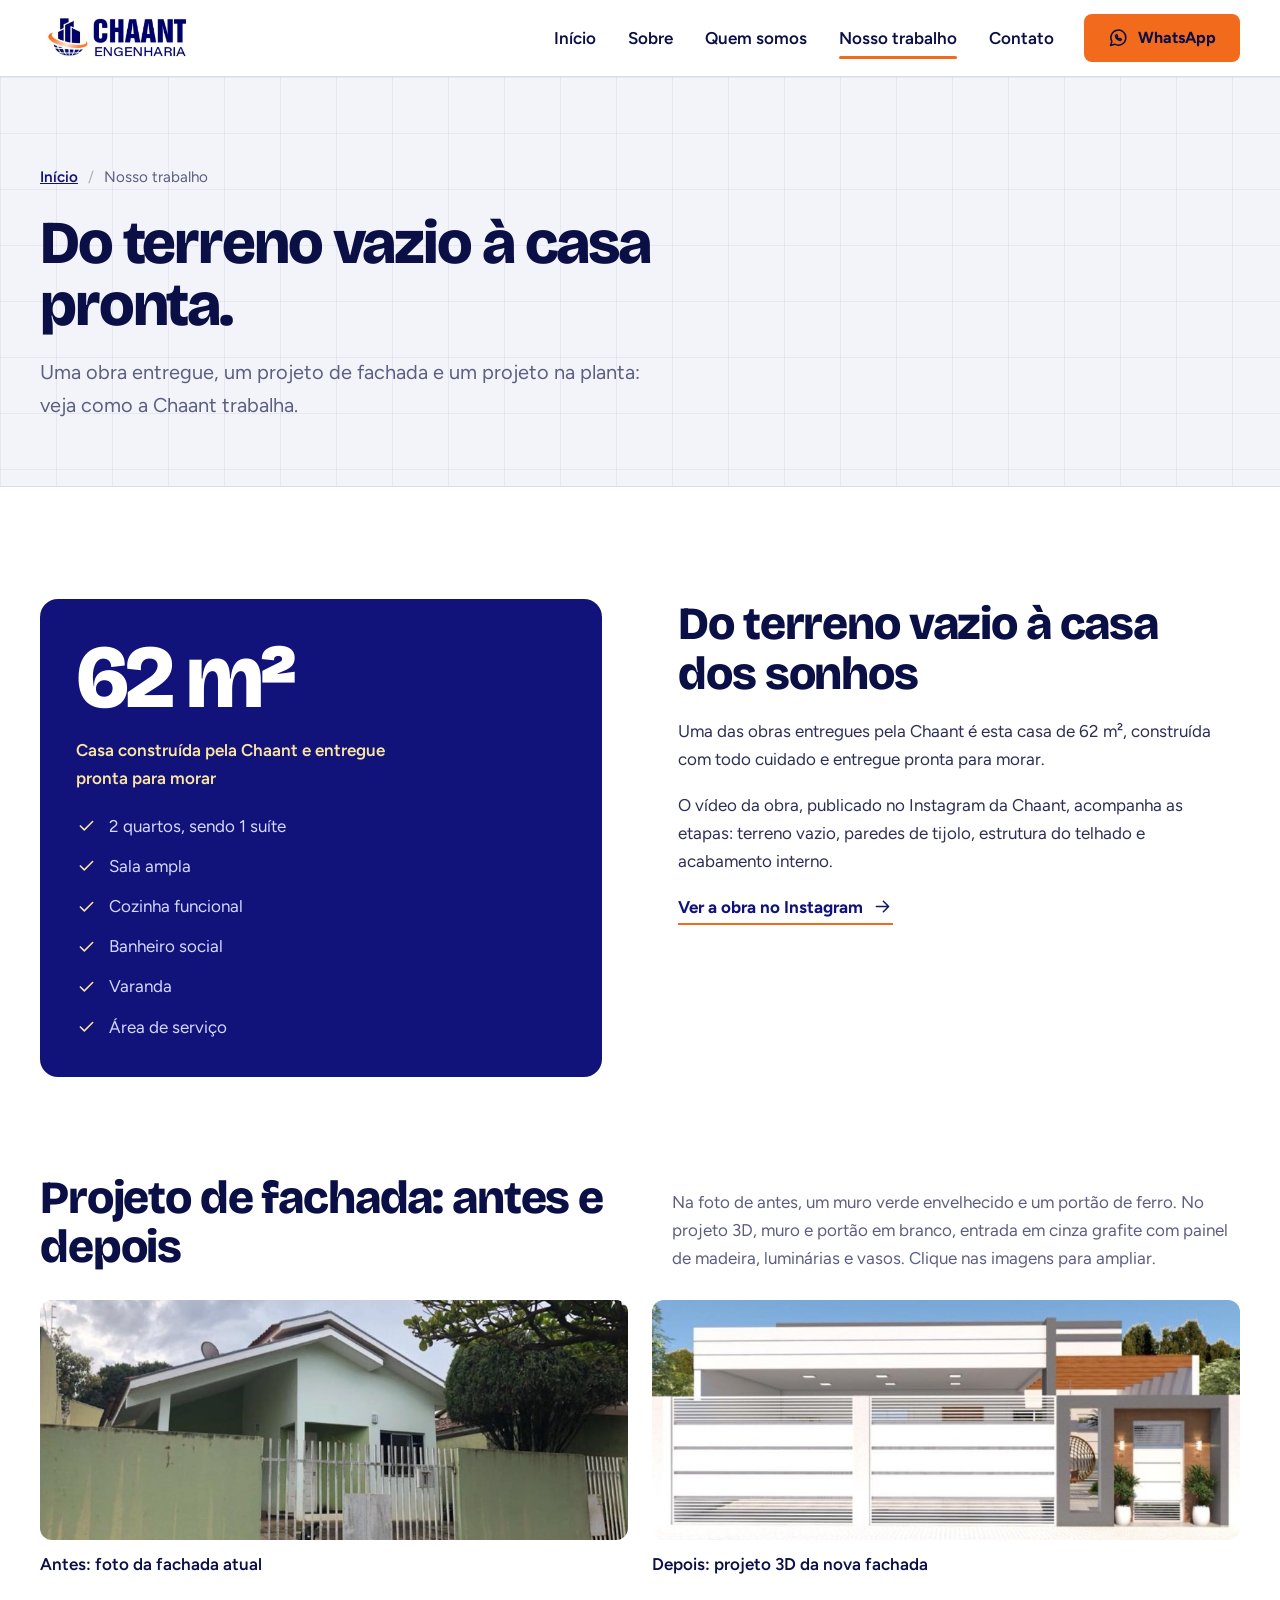
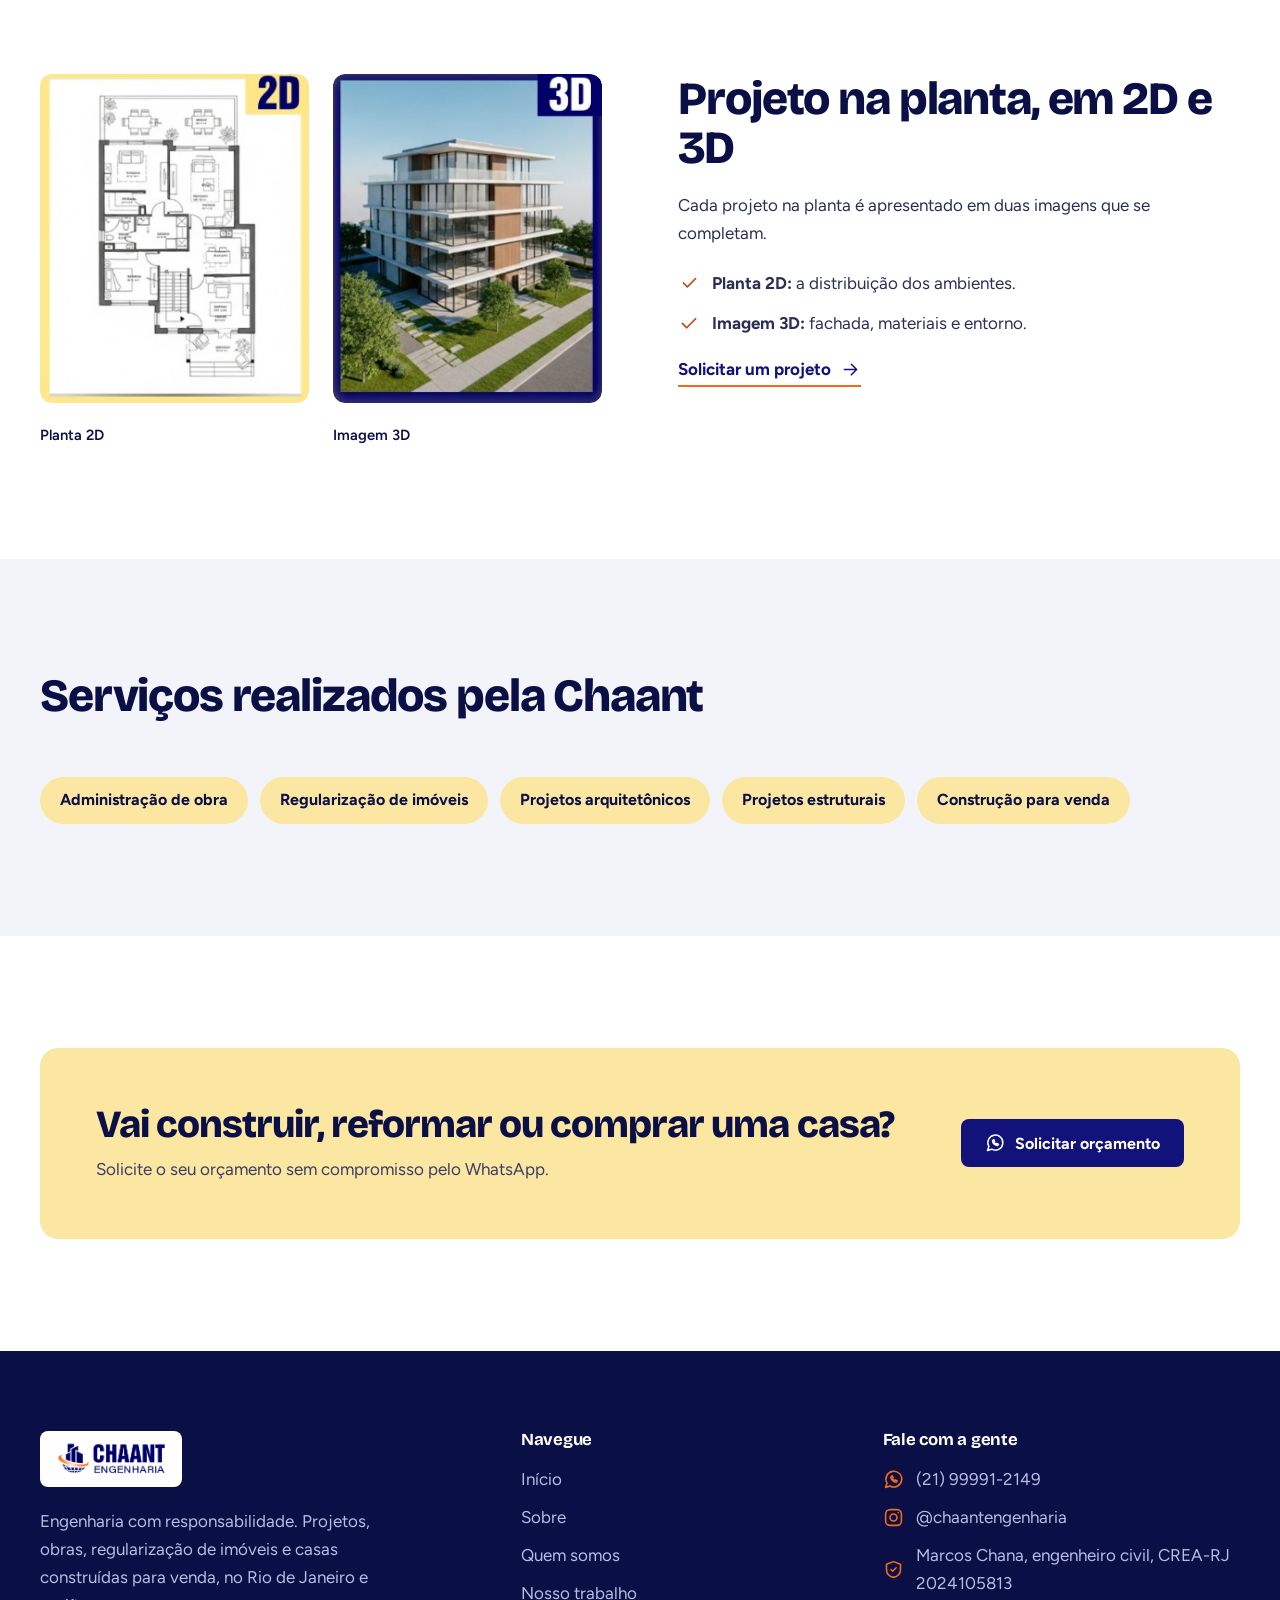
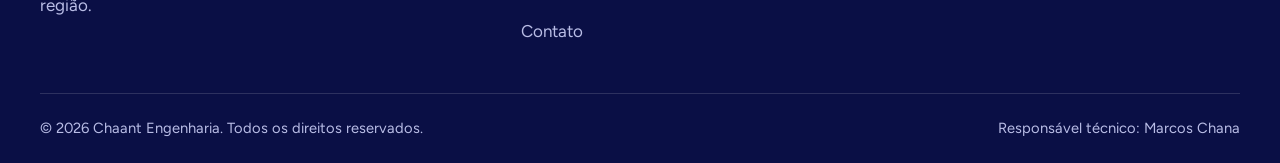
<file: flat/nosso-trabalho.html>
<!DOCTYPE html>
<html lang="pt-BR">
<head>
  <meta charset="utf-8">
  <meta name="viewport" content="width=device-width, initial-scale=1">
  <title>Nosso trabalho | Chaant Engenharia</title>
  <meta name="description" content="Veja uma casa de 62 m² entregue pela Chaant, um projeto de fachada com antes e depois e um projeto na planta em 2D e 3D.">
  <meta name="theme-color" content="#12137a">
  <link rel="icon" href="favicon.svg" type="image/svg+xml">
  <link rel="preconnect" href="https://fonts.googleapis.com">
  <link rel="preconnect" href="https://fonts.gstatic.com" crossorigin>
  <link href="https://fonts.googleapis.com/css2?family=Bricolage+Grotesque:opsz,wght@12..96,600;12..96,700;12..96,800&family=Figtree:wght@400;500;600;700&display=swap" rel="stylesheet">
  <link rel="stylesheet" href="style.css">
</head>
<body>
<a class="skip" href="#conteudo">Ir para o conteúdo</a>

<header class="site-header">
  <div class="wrap header-in">
    <a class="brand" href="index.html" aria-label="Chaant Engenharia, página inicial">
      <img src="logo-chaant.png" alt="Chaant Engenharia" width="265" height="90">
    </a>
    <button class="nav-toggle" type="button" aria-expanded="false" aria-controls="menu">
      <span class="sr">Abrir menu</span><i class="icon i-menu" aria-hidden="true"></i>
    </button>
    <nav id="menu" class="nav" aria-label="Principal">
      <a href="index.html">Início</a>
      <a href="sobre.html">Sobre</a>
      <a href="quem-somos.html">Quem somos</a>
      <a href="nosso-trabalho.html" aria-current="page">Nosso trabalho</a>
      <a href="contato.html">Contato</a>
      <a class="btn btn-accent" href="https://wa.me/5521999912149" data-wa data-wa-msg="Olá! Vim pelo site da Chaant Engenharia e gostaria de conversar.">
        <i class="icon i-whatsapp" aria-hidden="true"></i>WhatsApp
      </a>
    </nav>
  </div>
</header>

<main id="conteudo">

<section class="page-hero">
  <div class="wrap">
    <ol class="crumbs" aria-label="Você está em">
        <li><a href="index.html">Início</a></li>
        <li aria-current="page">Nosso trabalho</li>
      </ol>
    <h1>Do terreno vazio à casa pronta.</h1>
    <p class="lead">Uma obra entregue, um projeto de fachada e um projeto na planta: veja como a Chaant trabalha.</p>
  </div>
</section>

<section class="section">
  <div class="wrap">
    <article class="case" aria-labelledby="caso-casa">
      <div class="split split--top">
        <div class="spec-card">
          <p class="spec-num">62 m²</p>
          <p class="spec-sub">Casa construída pela Chaant e entregue pronta para morar</p>
          <ul class="checks">
            <li><i class="icon i-check" aria-hidden="true"></i>2 quartos, sendo 1 suíte</li>
            <li><i class="icon i-check" aria-hidden="true"></i>Sala ampla</li>
            <li><i class="icon i-check" aria-hidden="true"></i>Cozinha funcional</li>
            <li><i class="icon i-check" aria-hidden="true"></i>Banheiro social</li>
            <li><i class="icon i-check" aria-hidden="true"></i>Varanda</li>
            <li><i class="icon i-check" aria-hidden="true"></i>Área de serviço</li>
          </ul>
        </div>
        <div class="prose">
          <h2 id="caso-casa">Do terreno vazio à casa dos sonhos</h2>
          <p>Uma das obras entregues pela Chaant é esta casa de 62 m², construída com todo cuidado e entregue pronta para morar.</p>
          <p>O vídeo da obra, publicado no Instagram da Chaant, acompanha as etapas: terreno vazio, paredes de tijolo, estrutura do telhado e acabamento interno.</p>
          <a class="link-arrow" href="https://www.instagram.com/chaantengenharia/" data-instagram>Ver a obra no Instagram <i class="icon i-arrow" aria-hidden="true"></i></a>
        </div>
      </div>
    </article>

    <article class="case" aria-labelledby="caso-fachada">
      <div class="case-head">
        <h2 id="caso-fachada">Projeto de fachada: antes e depois</h2>
        <p>Na foto de antes, um muro verde envelhecido e um portão de ferro. No projeto 3D, muro e portão em branco, entrada em cinza grafite com painel de madeira, luminárias e vasos. Clique nas imagens para ampliar.</p>
      </div>
      <div class="case-pair case-pair--wide">
        <figure>
          <button class="zoom" type="button" data-zoom="antes-slider.jpg" data-alt="Casa antes da reforma, com muro verde desgastado e portão de ferro" data-caption="Antes: muro e portão desgastados" aria-label="Ampliar imagem do antes">
            <img src="antes-slider.jpg" alt="Casa antes da reforma, com muro verde desgastado e portão de ferro" width="820" height="334" loading="lazy">
          </button>
          <figcaption>Antes: foto da fachada atual</figcaption>
        </figure>
        <figure>
          <button class="zoom" type="button" data-zoom="depois-slider.jpg" data-alt="Projeto 3D da fachada renovada" data-caption="Depois: projeto 3D da nova fachada" aria-label="Ampliar imagem do depois">
            <img src="depois-slider.jpg" alt="Projeto 3D da fachada renovada, com muro e portão brancos e entrada em grafite e madeira" width="820" height="334" loading="lazy">
          </button>
          <figcaption>Depois: projeto 3D da nova fachada</figcaption>
        </figure>
      </div>
    </article>

    <article class="case" aria-labelledby="caso-planta">
      <div class="split split--top">
        <div class="case-pair case-pair--tall case-pair--narrow">
          <figure>
            <button class="zoom" type="button" data-zoom="planta-2d.jpg" data-alt="Planta baixa 2D de apartamento" data-caption="Planta 2D" aria-label="Ampliar planta 2D">
              <img src="planta-2d.jpg" alt="Planta baixa 2D de apartamento" width="290" height="358" loading="lazy">
            </button>
            <figcaption>Planta 2D</figcaption>
          </figure>
          <figure>
            <button class="zoom" type="button" data-zoom="projeto-3d.jpg" data-alt="Imagem 3D de edifício residencial" data-caption="Imagem 3D" aria-label="Ampliar imagem 3D">
              <img src="projeto-3d.jpg" alt="Imagem 3D de edifício residencial com varandas envidraçadas e detalhes em madeira" width="292" height="358" loading="lazy">
            </button>
            <figcaption>Imagem 3D</figcaption>
          </figure>
        </div>
        <div class="prose">
          <h2 id="caso-planta">Projeto na planta, em 2D e 3D</h2>
          <p>Cada projeto na planta é apresentado em duas imagens que se completam.</p>
          <ul class="checks">
            <li><i class="icon i-check" aria-hidden="true"></i><span><strong>Planta 2D:</strong> a distribuição dos ambientes.</span></li>
            <li><i class="icon i-check" aria-hidden="true"></i><span><strong>Imagem 3D:</strong> fachada, materiais e entorno.</span></li>
          </ul>
          <a class="link-arrow" href="https://wa.me/5521999912149" data-wa data-wa-msg="Olá! Gostaria de solicitar um projeto arquitetônico em 2D e 3D.">Solicitar um projeto <i class="icon i-arrow" aria-hidden="true"></i></a>
        </div>
      </div>
    </article>
  </div>
</section>

<section class="section section--paper">
  <div class="wrap">
    <div class="section-head">
      <h2>Serviços realizados pela Chaant</h2>
    </div>
    <div class="tag-list">
      <span class="badge">Administração de obra</span>
      <span class="badge">Regularização de imóveis</span>
      <span class="badge">Projetos arquitetônicos</span>
      <span class="badge">Projetos estruturais</span>
      <span class="badge">Construção para venda</span>
    </div>
  </div>
</section>

<section class="section">
  <div class="wrap">
    <div class="cta-band">
      <div>
        <h2>Vai construir, reformar ou comprar uma casa?</h2>
        <p>Solicite o seu orçamento sem compromisso pelo WhatsApp.</p>
      </div>
      <a class="btn btn-primary" href="https://wa.me/5521999912149" data-wa data-wa-msg="Olá! Gostaria de solicitar um orçamento sem compromisso.">
        <i class="icon i-whatsapp" aria-hidden="true"></i>Solicitar orçamento
      </a>
    </div>
  </div>
</section>

</main>

<footer class="site-footer">
  <div class="wrap">
    <div class="footer-grid">
      <div class="footer-brand">
        <img src="logo-chaant.png" alt="Chaant Engenharia" width="265" height="90" loading="lazy">
        <p>Engenharia com responsabilidade. Projetos, obras, regularização de imóveis e casas construídas para venda, no Rio de Janeiro e região.</p>
      </div>
      <div>
        <h3>Navegue</h3>
        <ul>
          <li><a href="index.html">Início</a></li>
          <li><a href="sobre.html">Sobre</a></li>
          <li><a href="quem-somos.html">Quem somos</a></li>
          <li><a href="nosso-trabalho.html">Nosso trabalho</a></li>
          <li><a href="contato.html">Contato</a></li>
        </ul>
      </div>
      <div>
        <h3>Fale com a gente</h3>
        <ul class="footer-contact">
          <li><i class="icon i-whatsapp" aria-hidden="true"></i><a href="https://wa.me/5521999912149" data-wa><span data-tel-texto>(21) 99991-2149</span></a></li>
          <li><i class="icon i-instagram" aria-hidden="true"></i><a href="https://www.instagram.com/" data-instagram><span data-ig-texto>Instagram</span></a></li>
          <li><i class="icon i-shield" aria-hidden="true"></i><span>Marcos Chana, engenheiro civil, CREA-RJ 2024105813</span></li>
        </ul>
      </div>
    </div>
    <div class="footer-bottom">
      <span>© <span data-ano>2026</span> Chaant Engenharia. Todos os direitos reservados.</span>
      <span>Responsável técnico: Marcos Chana</span>
    </div>
  </div>
</footer>

<script src="config.js"></script>
<script src="main.js"></script>
</body>
</html>
</file>
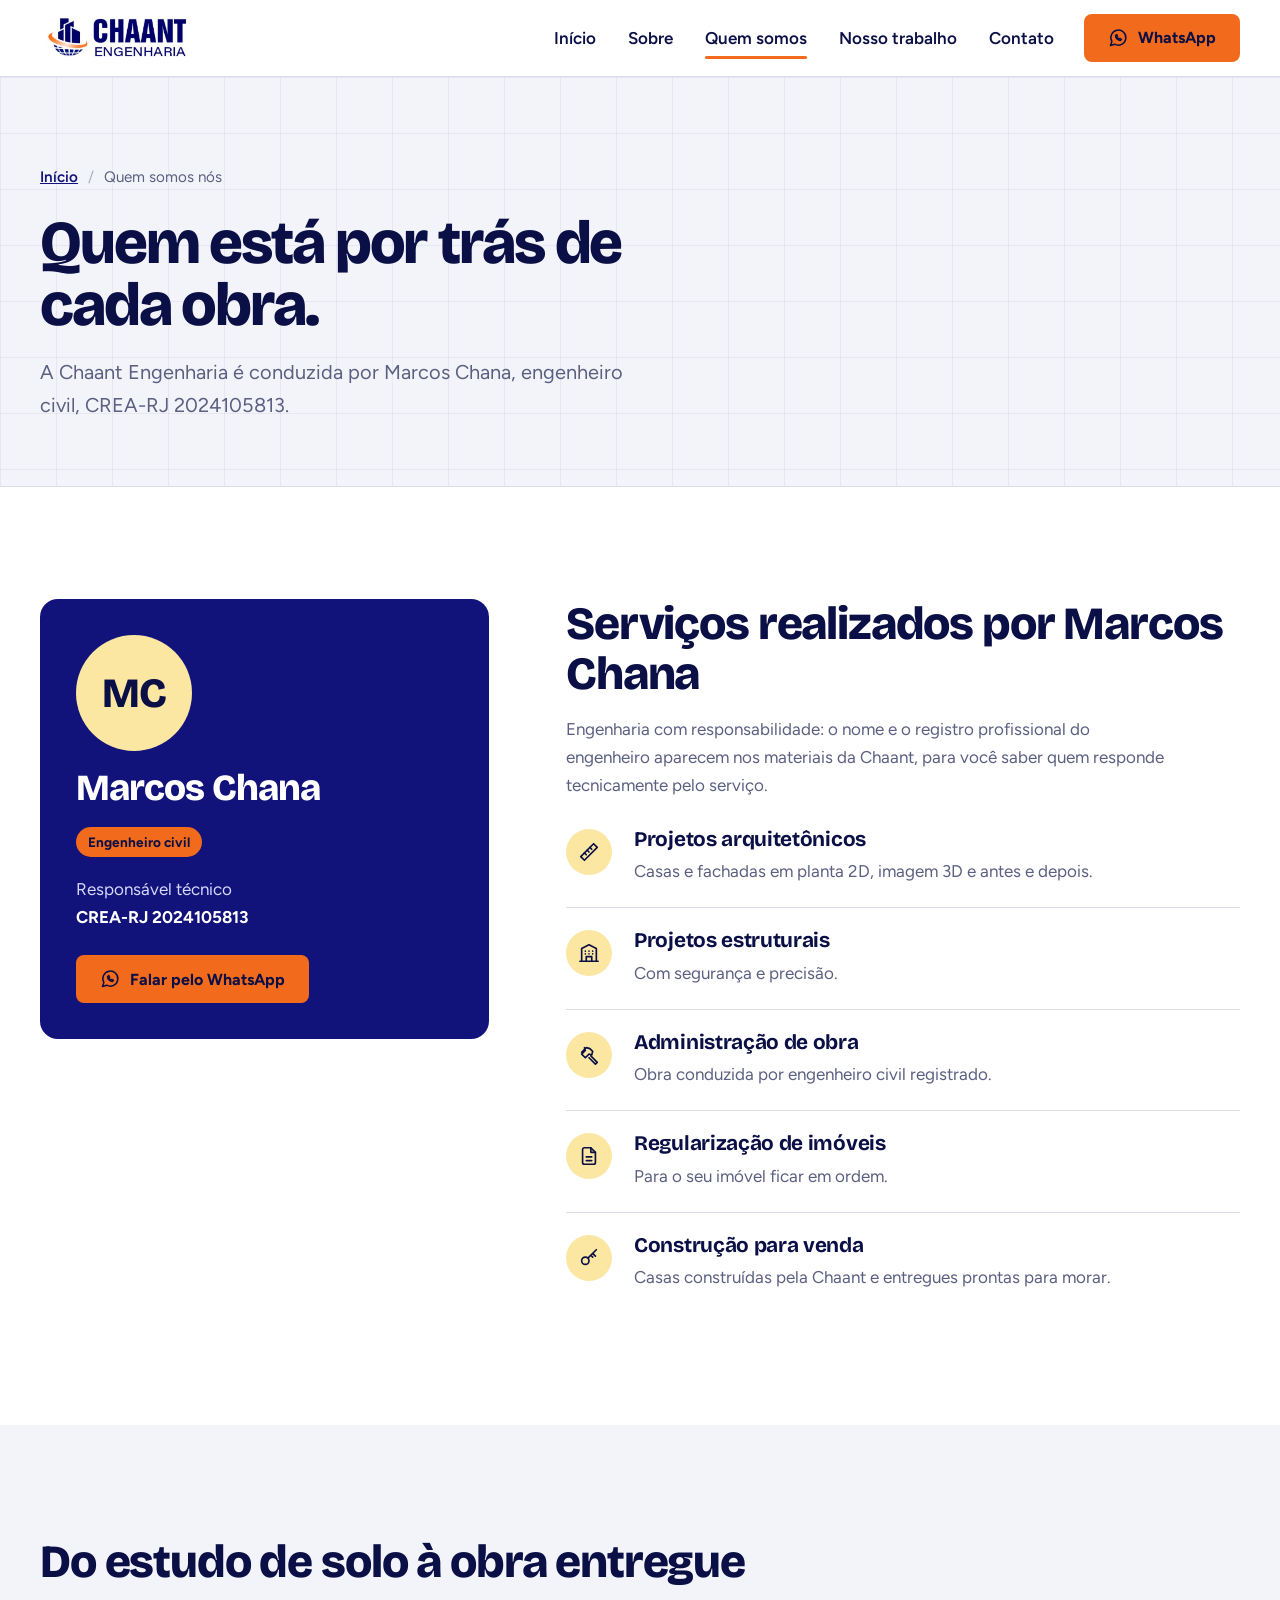
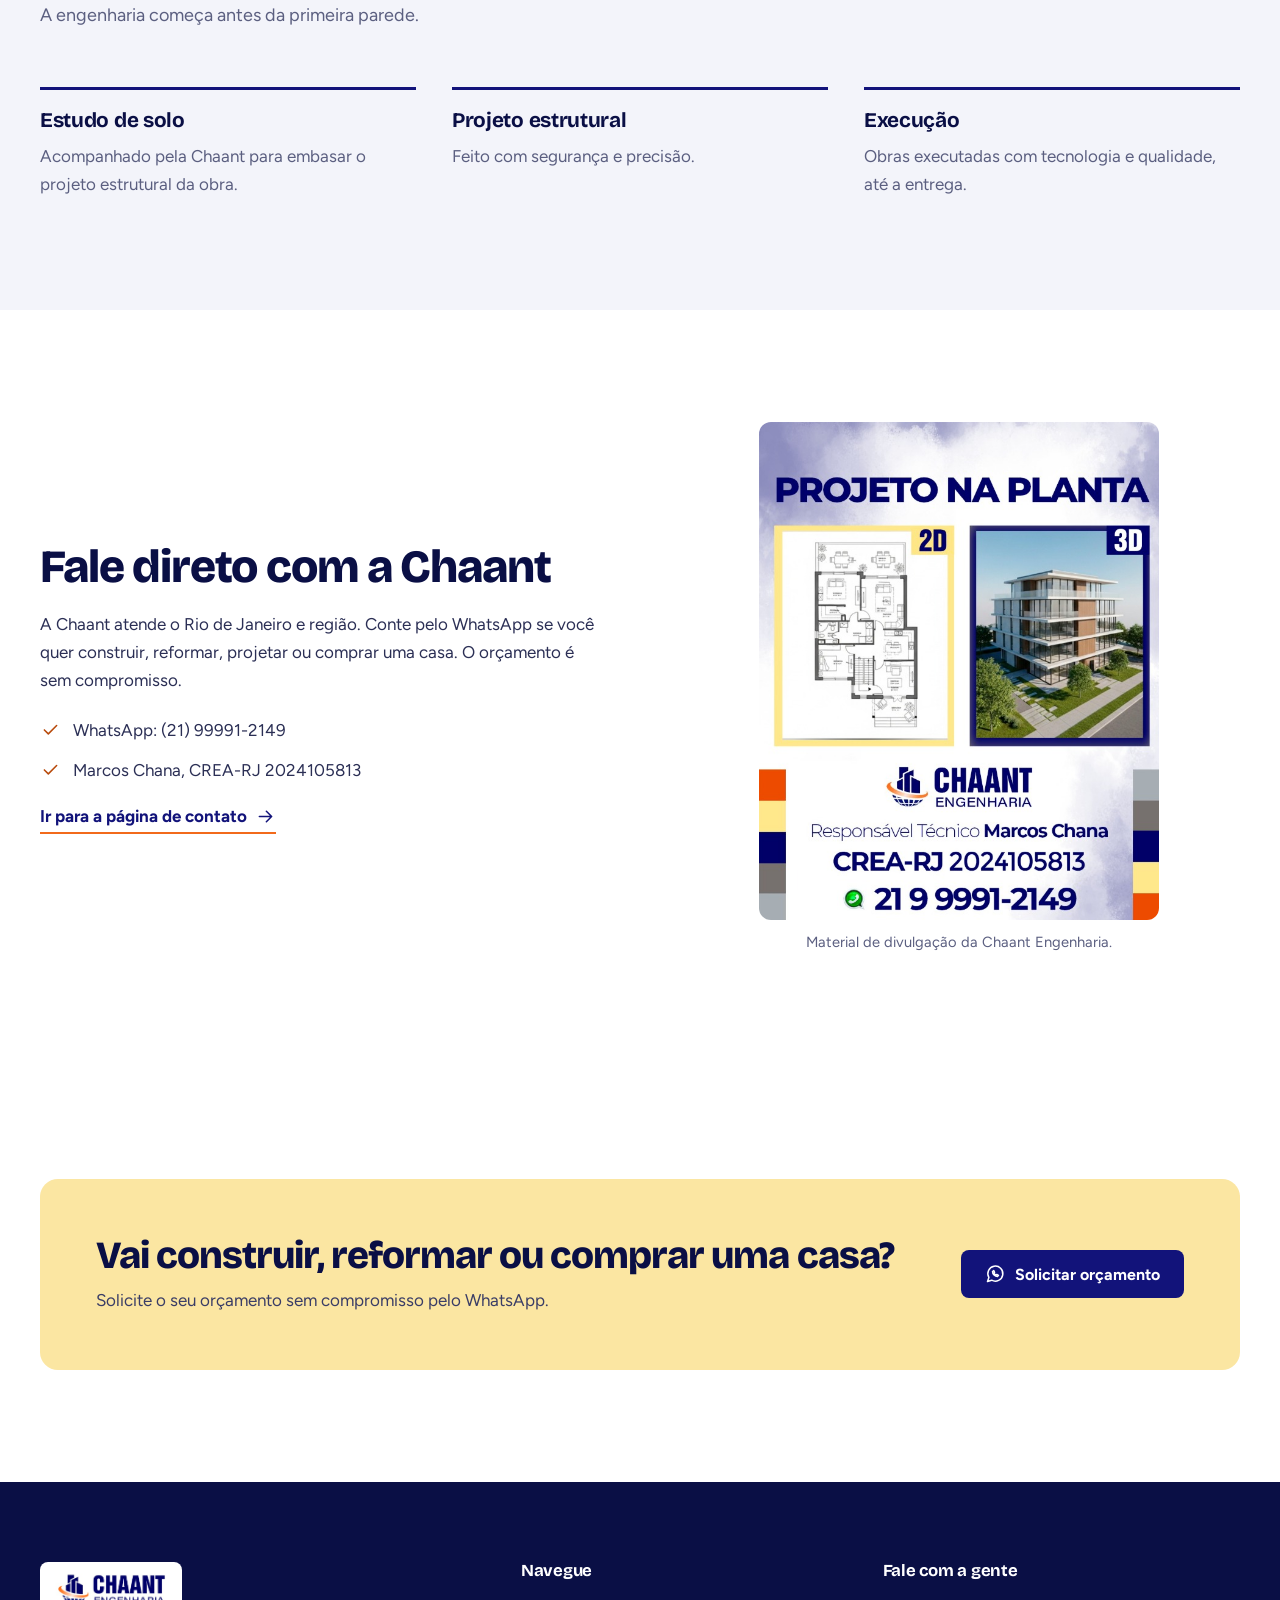
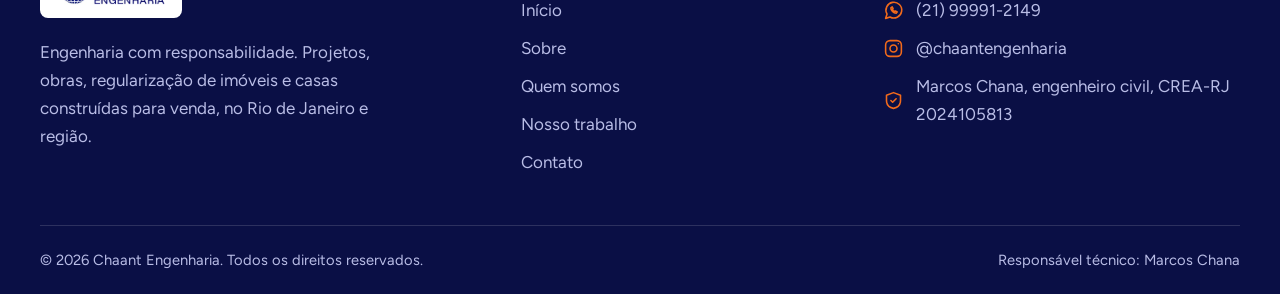
<file: flat/quem-somos.html>
<!DOCTYPE html>
<html lang="pt-BR">
<head>
  <meta charset="utf-8">
  <meta name="viewport" content="width=device-width, initial-scale=1">
  <title>Quem somos nós | Chaant Engenharia</title>
  <meta name="description" content="Conheça Marcos Chana, engenheiro civil e responsável técnico da Chaant Engenharia, CREA-RJ 2024105813.">
  <meta name="theme-color" content="#12137a">
  <link rel="icon" href="favicon.svg" type="image/svg+xml">
  <link rel="preconnect" href="https://fonts.googleapis.com">
  <link rel="preconnect" href="https://fonts.gstatic.com" crossorigin>
  <link href="https://fonts.googleapis.com/css2?family=Bricolage+Grotesque:opsz,wght@12..96,600;12..96,700;12..96,800&family=Figtree:wght@400;500;600;700&display=swap" rel="stylesheet">
  <link rel="stylesheet" href="style.css">
</head>
<body>
<a class="skip" href="#conteudo">Ir para o conteúdo</a>

<header class="site-header">
  <div class="wrap header-in">
    <a class="brand" href="index.html" aria-label="Chaant Engenharia, página inicial">
      <img src="logo-chaant.png" alt="Chaant Engenharia" width="265" height="90">
    </a>
    <button class="nav-toggle" type="button" aria-expanded="false" aria-controls="menu">
      <span class="sr">Abrir menu</span><i class="icon i-menu" aria-hidden="true"></i>
    </button>
    <nav id="menu" class="nav" aria-label="Principal">
      <a href="index.html">Início</a>
      <a href="sobre.html">Sobre</a>
      <a href="quem-somos.html" aria-current="page">Quem somos</a>
      <a href="nosso-trabalho.html">Nosso trabalho</a>
      <a href="contato.html">Contato</a>
      <a class="btn btn-accent" href="https://wa.me/5521999912149" data-wa data-wa-msg="Olá! Vim pelo site da Chaant Engenharia e gostaria de conversar.">
        <i class="icon i-whatsapp" aria-hidden="true"></i>WhatsApp
      </a>
    </nav>
  </div>
</header>

<main id="conteudo">

<section class="page-hero">
  <div class="wrap">
    <ol class="crumbs" aria-label="Você está em">
        <li><a href="index.html">Início</a></li>
        <li aria-current="page">Quem somos nós</li>
      </ol>
    <h1>Quem está por trás de cada obra.</h1>
    <p class="lead">A Chaant Engenharia é conduzida por Marcos Chana, engenheiro civil, CREA-RJ 2024105813.</p>
  </div>
</section>

<section class="section">
  <div class="wrap profile">
    <aside class="profile-card" aria-label="Responsável técnico">
      <div class="avatar" aria-hidden="true">MC</div>
      <h2>Marcos Chana</h2>
      <span class="badge">Engenheiro civil</span>
      <p>Responsável técnico<br><strong style="color:#fff">CREA-RJ 2024105813</strong></p>
      <a class="btn btn-accent" href="https://wa.me/5521999912149" data-wa data-wa-msg="Olá, Marcos! Vim pelo site da Chaant Engenharia e gostaria de solicitar um orçamento.">
        <i class="icon i-whatsapp" aria-hidden="true"></i>Falar pelo WhatsApp
      </a>
    </aside>

    <div>
      <h2>Serviços realizados por Marcos Chana</h2>
      <p style="margin-top:16px;max-width:38rem;color:var(--muted)">Engenharia com responsabilidade: o nome e o registro profissional do engenheiro aparecem nos materiais da Chaant, para você saber quem responde tecnicamente pelo serviço.</p>
      <div class="pillars">
        <div class="pillar"><span class="ico"><i class="icon i-ruler" aria-hidden="true"></i></span><div><h3>Projetos arquitetônicos</h3><p>Casas e fachadas em planta 2D, imagem 3D e antes e depois.</p></div></div>
        <div class="pillar"><span class="ico"><i class="icon i-building" aria-hidden="true"></i></span><div><h3>Projetos estruturais</h3><p>Com segurança e precisão.</p></div></div>
        <div class="pillar"><span class="ico"><i class="icon i-hammer" aria-hidden="true"></i></span><div><h3>Administração de obra</h3><p>Obra conduzida por engenheiro civil registrado.</p></div></div>
        <div class="pillar"><span class="ico"><i class="icon i-file" aria-hidden="true"></i></span><div><h3>Regularização de imóveis</h3><p>Para o seu imóvel ficar em ordem.</p></div></div>
        <div class="pillar"><span class="ico"><i class="icon i-key" aria-hidden="true"></i></span><div><h3>Construção para venda</h3><p>Casas construídas pela Chaant e entregues prontas para morar.</p></div></div>
      </div>
    </div>
  </div>
</section>

<section class="section section--paper">
  <div class="wrap">
    <div class="section-head">
      <h2>Do estudo de solo à obra entregue</h2>
      <p>A engenharia começa antes da primeira parede.</p>
    </div>
    <div class="values values--3">
      <article class="value"><h3>Estudo de solo</h3><p>Acompanhado pela Chaant para embasar o projeto estrutural da obra.</p></article>
      <article class="value"><h3>Projeto estrutural</h3><p>Feito com segurança e precisão.</p></article>
      <article class="value"><h3>Execução</h3><p>Obras executadas com tecnologia e qualidade, até a entrega.</p></article>
    </div>
  </div>
</section>

<section class="section">
  <div class="wrap split">
    <div class="prose">
      <h2>Fale direto com a Chaant</h2>
      <p>A Chaant atende o Rio de Janeiro e região. Conte pelo WhatsApp se você quer construir, reformar, projetar ou comprar uma casa. O orçamento é sem compromisso.</p>
      <ul class="checks">
        <li><i class="icon i-check" aria-hidden="true"></i><span>WhatsApp: <span data-tel-texto>(21) 99991-2149</span></span></li>
        <li><i class="icon i-check" aria-hidden="true"></i>Marcos Chana, CREA-RJ 2024105813</li>
      </ul>
      <a class="link-arrow" href="contato.html">Ir para a página de contato <i class="icon i-arrow" aria-hidden="true"></i></a>
    </div>
    <figure>
      <img src="anuncio-chaant.jpg" alt="Material de divulgação da Chaant Engenharia com planta 2D, imagem 3D e contato do responsável técnico" width="656" height="817" loading="lazy" style="max-width:400px;margin-inline:auto">
      <figcaption style="text-align:center">Material de divulgação da Chaant Engenharia.</figcaption>
    </figure>
  </div>
</section>

<section class="section">
  <div class="wrap">
    <div class="cta-band">
      <div>
        <h2>Vai construir, reformar ou comprar uma casa?</h2>
        <p>Solicite o seu orçamento sem compromisso pelo WhatsApp.</p>
      </div>
      <a class="btn btn-primary" href="https://wa.me/5521999912149" data-wa data-wa-msg="Olá! Gostaria de solicitar um orçamento sem compromisso.">
        <i class="icon i-whatsapp" aria-hidden="true"></i>Solicitar orçamento
      </a>
    </div>
  </div>
</section>

</main>

<footer class="site-footer">
  <div class="wrap">
    <div class="footer-grid">
      <div class="footer-brand">
        <img src="logo-chaant.png" alt="Chaant Engenharia" width="265" height="90" loading="lazy">
        <p>Engenharia com responsabilidade. Projetos, obras, regularização de imóveis e casas construídas para venda, no Rio de Janeiro e região.</p>
      </div>
      <div>
        <h3>Navegue</h3>
        <ul>
          <li><a href="index.html">Início</a></li>
          <li><a href="sobre.html">Sobre</a></li>
          <li><a href="quem-somos.html">Quem somos</a></li>
          <li><a href="nosso-trabalho.html">Nosso trabalho</a></li>
          <li><a href="contato.html">Contato</a></li>
        </ul>
      </div>
      <div>
        <h3>Fale com a gente</h3>
        <ul class="footer-contact">
          <li><i class="icon i-whatsapp" aria-hidden="true"></i><a href="https://wa.me/5521999912149" data-wa><span data-tel-texto>(21) 99991-2149</span></a></li>
          <li><i class="icon i-instagram" aria-hidden="true"></i><a href="https://www.instagram.com/" data-instagram><span data-ig-texto>Instagram</span></a></li>
          <li><i class="icon i-shield" aria-hidden="true"></i><span>Marcos Chana, engenheiro civil, CREA-RJ 2024105813</span></li>
        </ul>
      </div>
    </div>
    <div class="footer-bottom">
      <span>© <span data-ano>2026</span> Chaant Engenharia. Todos os direitos reservados.</span>
      <span>Responsável técnico: Marcos Chana</span>
    </div>
  </div>
</footer>

<script src="config.js"></script>
<script src="main.js"></script>
</body>
</html>
</file>
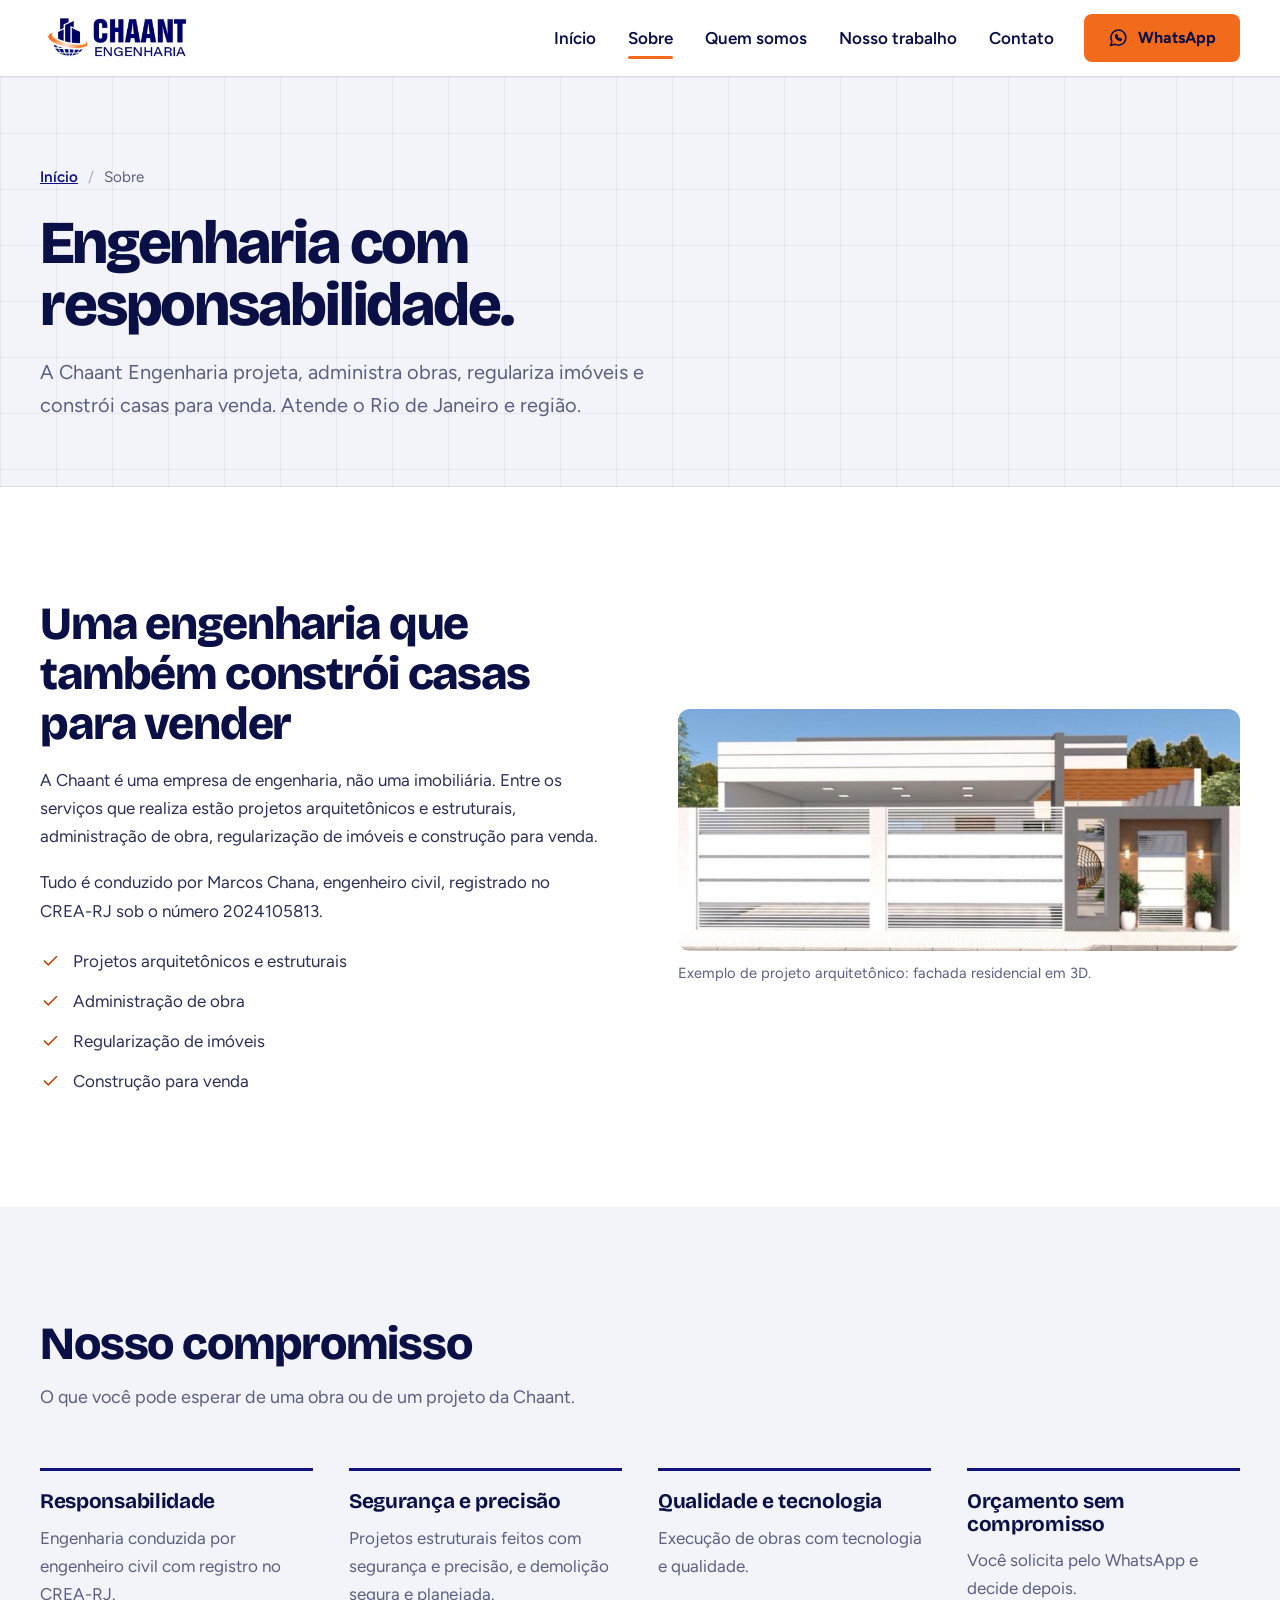
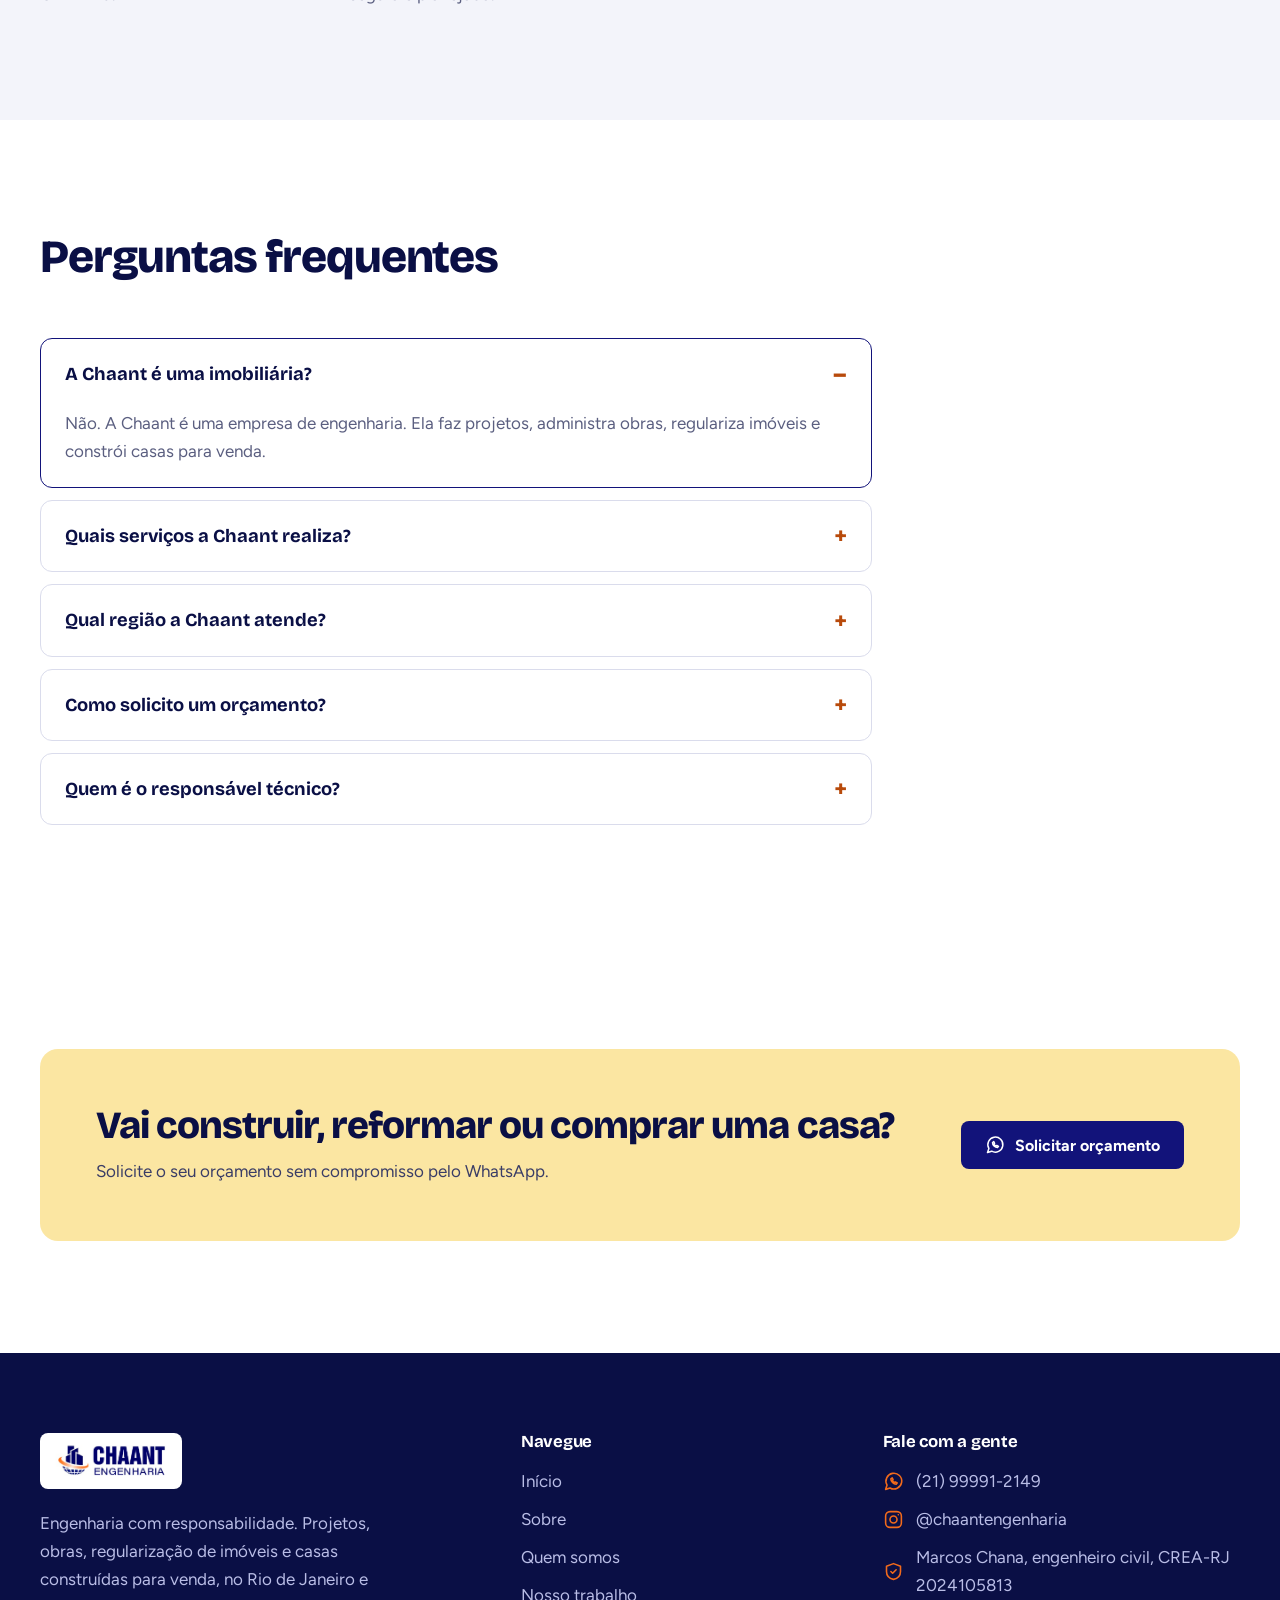
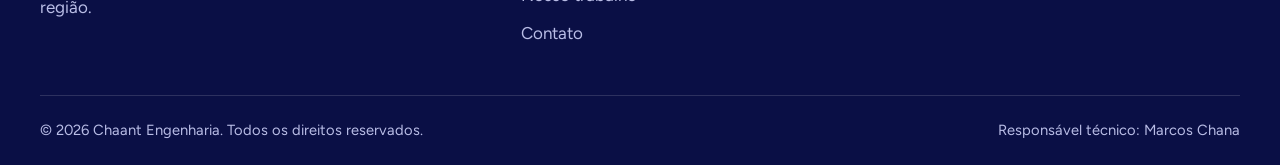
<file: flat/sobre.html>
<!DOCTYPE html>
<html lang="pt-BR">
<head>
  <meta charset="utf-8">
  <meta name="viewport" content="width=device-width, initial-scale=1">
  <title>Sobre | Chaant Engenharia</title>
  <meta name="description" content="A Chaant Engenharia é uma empresa de engenharia: projetos, obras, regularização de imóveis e casas construídas para venda.">
  <meta name="theme-color" content="#12137a">
  <link rel="icon" href="favicon.svg" type="image/svg+xml">
  <link rel="preconnect" href="https://fonts.googleapis.com">
  <link rel="preconnect" href="https://fonts.gstatic.com" crossorigin>
  <link href="https://fonts.googleapis.com/css2?family=Bricolage+Grotesque:opsz,wght@12..96,600;12..96,700;12..96,800&family=Figtree:wght@400;500;600;700&display=swap" rel="stylesheet">
  <link rel="stylesheet" href="style.css">
</head>
<body>
<a class="skip" href="#conteudo">Ir para o conteúdo</a>

<header class="site-header">
  <div class="wrap header-in">
    <a class="brand" href="index.html" aria-label="Chaant Engenharia, página inicial">
      <img src="logo-chaant.png" alt="Chaant Engenharia" width="265" height="90">
    </a>
    <button class="nav-toggle" type="button" aria-expanded="false" aria-controls="menu">
      <span class="sr">Abrir menu</span><i class="icon i-menu" aria-hidden="true"></i>
    </button>
    <nav id="menu" class="nav" aria-label="Principal">
      <a href="index.html">Início</a>
      <a href="sobre.html" aria-current="page">Sobre</a>
      <a href="quem-somos.html">Quem somos</a>
      <a href="nosso-trabalho.html">Nosso trabalho</a>
      <a href="contato.html">Contato</a>
      <a class="btn btn-accent" href="https://wa.me/5521999912149" data-wa data-wa-msg="Olá! Vim pelo site da Chaant Engenharia e gostaria de conversar.">
        <i class="icon i-whatsapp" aria-hidden="true"></i>WhatsApp
      </a>
    </nav>
  </div>
</header>

<main id="conteudo">

<section class="page-hero">
  <div class="wrap">
    <ol class="crumbs" aria-label="Você está em">
        <li><a href="index.html">Início</a></li>
        <li aria-current="page">Sobre</li>
      </ol>
    <h1>Engenharia com responsabilidade.</h1>
    <p class="lead">A Chaant Engenharia projeta, administra obras, regulariza imóveis e constrói casas para venda. Atende o Rio de Janeiro e região.</p>
  </div>
</section>

<section class="section">
  <div class="wrap split">
    <div class="prose">
      <h2>Uma engenharia que também constrói casas para vender</h2>
      <p>A Chaant é uma empresa de engenharia, não uma imobiliária. Entre os serviços que realiza estão projetos arquitetônicos e estruturais, administração de obra, regularização de imóveis e construção para venda.</p>
      <p>Tudo é conduzido por Marcos Chana, engenheiro civil, registrado no CREA-RJ sob o número 2024105813.</p>
      <ul class="checks">
        <li><i class="icon i-check" aria-hidden="true"></i>Projetos arquitetônicos e estruturais</li>
        <li><i class="icon i-check" aria-hidden="true"></i>Administração de obra</li>
        <li><i class="icon i-check" aria-hidden="true"></i>Regularização de imóveis</li>
        <li><i class="icon i-check" aria-hidden="true"></i>Construção para venda</li>
      </ul>
    </div>
    <figure>
      <img src="depois.jpg" alt="Projeto 3D de fachada residencial em branco, cinza grafite e madeira" width="820" height="354" loading="lazy">
      <figcaption>Exemplo de projeto arquitetônico: fachada residencial em 3D.</figcaption>
    </figure>
  </div>
</section>

<section class="section section--paper">
  <div class="wrap">
    <div class="section-head">
      <h2>Nosso compromisso</h2>
      <p>O que você pode esperar de uma obra ou de um projeto da Chaant.</p>
    </div>
    <div class="values">
      <article class="value"><h3>Responsabilidade</h3><p>Engenharia conduzida por engenheiro civil com registro no CREA-RJ.</p></article>
      <article class="value"><h3>Segurança e precisão</h3><p>Projetos estruturais feitos com segurança e precisão, e demolição segura e planejada.</p></article>
      <article class="value"><h3>Qualidade e tecnologia</h3><p>Execução de obras com tecnologia e qualidade.</p></article>
      <article class="value"><h3>Orçamento sem compromisso</h3><p>Você solicita pelo WhatsApp e decide depois.</p></article>
    </div>
  </div>
</section>

<section class="section">
  <div class="wrap">
    <div class="section-head">
      <h2>Perguntas frequentes</h2>
    </div>
    <div class="faq">
      <details open>
        <summary>A Chaant é uma imobiliária?</summary>
        <p>Não. A Chaant é uma empresa de engenharia. Ela faz projetos, administra obras, regulariza imóveis e constrói casas para venda.</p>
      </details>
      <details>
        <summary>Quais serviços a Chaant realiza?</summary>
        <p>Administração de obra, regularização de imóveis, projetos arquitetônicos, projetos estruturais e construção para venda. Também faz demolição e execução de obras.</p>
      </details>
      <details>
        <summary>Qual região a Chaant atende?</summary>
        <p>O Rio de Janeiro e região.</p>
      </details>
      <details>
        <summary>Como solicito um orçamento?</summary>
        <p>Pelo WhatsApp, (21) 99991-2149. O orçamento é sem compromisso.</p>
      </details>
      <details>
        <summary>Quem é o responsável técnico?</summary>
        <p>Marcos Chana, engenheiro civil, CREA-RJ 2024105813.</p>
      </details>
    </div>
  </div>
</section>

<section class="section">
  <div class="wrap">
    <div class="cta-band">
      <div>
        <h2>Vai construir, reformar ou comprar uma casa?</h2>
        <p>Solicite o seu orçamento sem compromisso pelo WhatsApp.</p>
      </div>
      <a class="btn btn-primary" href="https://wa.me/5521999912149" data-wa data-wa-msg="Olá! Gostaria de solicitar um orçamento sem compromisso.">
        <i class="icon i-whatsapp" aria-hidden="true"></i>Solicitar orçamento
      </a>
    </div>
  </div>
</section>

</main>

<footer class="site-footer">
  <div class="wrap">
    <div class="footer-grid">
      <div class="footer-brand">
        <img src="logo-chaant.png" alt="Chaant Engenharia" width="265" height="90" loading="lazy">
        <p>Engenharia com responsabilidade. Projetos, obras, regularização de imóveis e casas construídas para venda, no Rio de Janeiro e região.</p>
      </div>
      <div>
        <h3>Navegue</h3>
        <ul>
          <li><a href="index.html">Início</a></li>
          <li><a href="sobre.html">Sobre</a></li>
          <li><a href="quem-somos.html">Quem somos</a></li>
          <li><a href="nosso-trabalho.html">Nosso trabalho</a></li>
          <li><a href="contato.html">Contato</a></li>
        </ul>
      </div>
      <div>
        <h3>Fale com a gente</h3>
        <ul class="footer-contact">
          <li><i class="icon i-whatsapp" aria-hidden="true"></i><a href="https://wa.me/5521999912149" data-wa><span data-tel-texto>(21) 99991-2149</span></a></li>
          <li><i class="icon i-instagram" aria-hidden="true"></i><a href="https://www.instagram.com/" data-instagram><span data-ig-texto>Instagram</span></a></li>
          <li><i class="icon i-shield" aria-hidden="true"></i><span>Marcos Chana, engenheiro civil, CREA-RJ 2024105813</span></li>
        </ul>
      </div>
    </div>
    <div class="footer-bottom">
      <span>© <span data-ano>2026</span> Chaant Engenharia. Todos os direitos reservados.</span>
      <span>Responsável técnico: Marcos Chana</span>
    </div>
  </div>
</footer>

<script src="config.js"></script>
<script src="main.js"></script>
</body>
</html>
</file>
<file: style.css>
/* ==========================================================================
   Chaant Engenharia — Folha de estilos
   Índice
   1. Tokens (cores, tipografia, medidas)
   2. Reset e base
   3. Utilitários
   4. Botões, chips e ícones
   5. Cabeçalho e navegação
   6. Rodapé
   7. Comparador antes/depois
   8. Seções da página inicial
   9. Páginas internas
   10. Formulário e contato
   11. Lightbox
   12. Responsivo
   ========================================================================== */

/* 1. Tokens ---------------------------------------------------------------- */
:root {
  --ink: #0a0f45;
  --navy: #12137a;
  --orange: #f26a1b;
  --orange-deep: #b84a0b;
  --sand: #fbe6a2;
  --slate: #a9b0ba;
  --stone: #77726e;
  --paper: #f3f4fa;
  --white: #ffffff;
  --line: #dadcec;
  --text: #2b2f55;
  --muted: #5b5f80;

  --font-display: "Bricolage Grotesque", "Segoe UI", system-ui, sans-serif;
  --font-body: "Figtree", "Segoe UI", system-ui, -apple-system, sans-serif;

  --wrap: 1200px;
  --gutter: clamp(20px, 4vw, 40px);
  --header-h: 76px;

  --r-xs: 4px;
  --r-sm: 8px;
  --r-md: 12px;
  --r-lg: 18px;

  --shadow-lift: 0 24px 48px -20px rgba(10, 15, 69, 0.35);
}

/* 2. Reset e base ---------------------------------------------------------- */
*, *::before, *::after { box-sizing: border-box; }

html {
  scroll-behavior: smooth;
  scroll-padding-top: calc(var(--header-h) + 16px);
  -webkit-text-size-adjust: 100%;
}

body {
  margin: 0;
  font-family: var(--font-body);
  font-size: 1.0625rem;
  line-height: 1.65;
  color: var(--text);
  background: var(--white);
  -webkit-font-smoothing: antialiased;
}

img { max-width: 100%; height: auto; display: block; }
a { color: inherit; }
button, input, select, textarea { font: inherit; color: inherit; }
ul, ol { margin: 0; padding: 0; list-style: none; }

h1, h2, h3, h4 {
  margin: 0;
  font-family: var(--font-display);
  color: var(--ink);
  line-height: 1.08;
  letter-spacing: -0.025em;
}
h1 { font-size: clamp(2.4rem, 5.4vw, 4.4rem); font-weight: 800; letter-spacing: -0.035em; line-height: 1.02; }
h2 { font-size: clamp(1.85rem, 3.6vw, 2.9rem); font-weight: 800; }
h3 { font-size: 1.3rem; font-weight: 700; letter-spacing: -0.015em; }
p { margin: 0; }

:focus-visible {
  outline: 3px solid var(--orange);
  outline-offset: 3px;
  border-radius: var(--r-xs);
}

@media (prefers-reduced-motion: reduce) {
  html { scroll-behavior: auto; }
  *, *::before, *::after {
    animation-duration: 0.01ms !important;
    animation-iteration-count: 1 !important;
    transition-duration: 0.01ms !important;
  }
}

/* 3. Utilitários ----------------------------------------------------------- */
.wrap { width: min(100% - var(--gutter) * 2, var(--wrap)); margin-inline: auto; }

.sr {
  position: absolute; width: 1px; height: 1px; margin: -1px; padding: 0;
  overflow: hidden; clip: rect(0, 0, 0, 0); white-space: nowrap; border: 0;
}

.skip {
  position: absolute; left: 16px; top: -60px; z-index: 100;
  background: var(--ink); color: #fff; padding: 10px 16px; border-radius: var(--r-sm);
  text-decoration: none; font-weight: 600;
}
.skip:focus { top: 12px; }

.section { padding-block: clamp(64px, 9vw, 112px); }
.section--paper { background: var(--paper); }
.section--ink { background: var(--ink); color: #d8dbf5; }
.section--ink h2, .section--ink h3 { color: #fff; }

.section-head { display: grid; gap: 14px; max-width: 46rem; margin-bottom: clamp(32px, 5vw, 56px); }
.section-head p { color: var(--muted); font-size: 1.125rem; max-width: 40rem; }
.section--ink .section-head p { color: #b9bde6; }

/* Linha de cota (referência a desenho técnico) */
.cota {
  display: flex; align-items: center; gap: 12px;
  margin-top: 14px; color: var(--muted); font-size: 0.9rem;
}
.cota::before, .cota::after {
  content: ""; flex: 1; height: 9px;
  background:
    linear-gradient(var(--slate), var(--slate)) left center / 1px 9px no-repeat,
    linear-gradient(var(--slate), var(--slate)) center / 100% 1px no-repeat;
}
.cota::after {
  background:
    linear-gradient(var(--slate), var(--slate)) right center / 1px 9px no-repeat,
    linear-gradient(var(--slate), var(--slate)) center / 100% 1px no-repeat;
}

/* 4. Botões, chips e ícones ------------------------------------------------ */
.icon {
  display: inline-block; flex: none; width: 1.25em; height: 1.25em;
  background: currentColor;
  -webkit-mask: var(--icon) center / contain no-repeat;
  mask: var(--icon) center / contain no-repeat;
}
.i-key { --icon: url("data:image/svg+xml,%3Csvg xmlns=%22http://www.w3.org/2000/svg%22 viewBox=%220 0 24 24%22 fill=%22none%22 stroke=%22%23000%22 stroke-width=%221.8%22 stroke-linecap=%22round%22 stroke-linejoin=%22round%22%3E%3Ccircle cx=%228%22 cy=%2215%22 r=%224%22/%3E%3Cpath d=%22M10.8 12.2 20 3M16 7l3 3M14 9l2 2%22/%3E%3C/svg%3E"); }
.i-building { --icon: url("data:image/svg+xml,%3Csvg xmlns=%22http://www.w3.org/2000/svg%22 viewBox=%220 0 24 24%22 fill=%22none%22 stroke=%22%23000%22 stroke-width=%221.8%22 stroke-linecap=%22round%22 stroke-linejoin=%22round%22%3E%3Cpath d=%22M4 21V7l8-4 8 4v14%22/%3E%3Cpath d=%22M2 21h20M9 21v-5h6v5M8 10h.01M12 10h.01M16 10h.01M8 13h.01M12 13h.01M16 13h.01%22/%3E%3C/svg%3E"); }
.i-ruler { --icon: url("data:image/svg+xml,%3Csvg xmlns=%22http://www.w3.org/2000/svg%22 viewBox=%220 0 24 24%22 fill=%22none%22 stroke=%22%23000%22 stroke-width=%221.8%22 stroke-linecap=%22round%22 stroke-linejoin=%22round%22%3E%3Cpath d=%22M3 17 17 3l4 4L7 21z%22/%3E%3Cpath d=%22m7 13 2 2M10 10l2 2M13 7l2 2%22/%3E%3C/svg%3E"); }
.i-hammer { --icon: url("data:image/svg+xml,%3Csvg xmlns=%22http://www.w3.org/2000/svg%22 viewBox=%220 0 24 24%22 fill=%22none%22 stroke=%22%23000%22 stroke-width=%221.8%22 stroke-linecap=%22round%22 stroke-linejoin=%22round%22%3E%3Cpath d=%22m14 13 7 7-2 2-7-7%22/%3E%3Cpath d=%22m4 9 5-5 4 1 3 3-1 4-3-1-4 4-4-4 4-4-1-3%22/%3E%3C/svg%3E"); }
.i-shield { --icon: url("data:image/svg+xml,%3Csvg xmlns=%22http://www.w3.org/2000/svg%22 viewBox=%220 0 24 24%22 fill=%22none%22 stroke=%22%23000%22 stroke-width=%221.8%22 stroke-linecap=%22round%22 stroke-linejoin=%22round%22%3E%3Cpath d=%22M12 3 4 6v6c0 4.5 3.2 8 8 9 4.8-1 8-4.5 8-9V6z%22/%3E%3Cpath d=%22m9 12 2 2 4-4%22/%3E%3C/svg%3E"); }
.i-check { --icon: url("data:image/svg+xml,%3Csvg xmlns=%22http://www.w3.org/2000/svg%22 viewBox=%220 0 24 24%22 fill=%22none%22 stroke=%22%23000%22 stroke-width=%221.8%22 stroke-linecap=%22round%22 stroke-linejoin=%22round%22%3E%3Cpath d=%22m5 12.5 4.5 4.5L19 7.5%22/%3E%3C/svg%3E"); }
.i-arrow { --icon: url("data:image/svg+xml,%3Csvg xmlns=%22http://www.w3.org/2000/svg%22 viewBox=%220 0 24 24%22 fill=%22none%22 stroke=%22%23000%22 stroke-width=%221.8%22 stroke-linecap=%22round%22 stroke-linejoin=%22round%22%3E%3Cpath d=%22M5 12h14M13 6l6 6-6 6%22/%3E%3C/svg%3E"); }
.i-arrows { --icon: url("data:image/svg+xml,%3Csvg xmlns=%22http://www.w3.org/2000/svg%22 viewBox=%220 0 24 24%22 fill=%22none%22 stroke=%22%23000%22 stroke-width=%221.8%22 stroke-linecap=%22round%22 stroke-linejoin=%22round%22%3E%3Cpath d=%22m8 8-4 4 4 4M16 8l4 4-4 4%22/%3E%3C/svg%3E"); }
.i-menu { --icon: url("data:image/svg+xml,%3Csvg xmlns=%22http://www.w3.org/2000/svg%22 viewBox=%220 0 24 24%22 fill=%22none%22 stroke=%22%23000%22 stroke-width=%221.8%22 stroke-linecap=%22round%22 stroke-linejoin=%22round%22%3E%3Cpath d=%22M4 7h16M4 12h16M4 17h16%22/%3E%3C/svg%3E"); }
.i-close { --icon: url("data:image/svg+xml,%3Csvg xmlns=%22http://www.w3.org/2000/svg%22 viewBox=%220 0 24 24%22 fill=%22none%22 stroke=%22%23000%22 stroke-width=%221.8%22 stroke-linecap=%22round%22 stroke-linejoin=%22round%22%3E%3Cpath d=%22M6 6l12 12M18 6 6 18%22/%3E%3C/svg%3E"); }
.i-phone { --icon: url("data:image/svg+xml,%3Csvg xmlns=%22http://www.w3.org/2000/svg%22 viewBox=%220 0 24 24%22 fill=%22none%22 stroke=%22%23000%22 stroke-width=%221.8%22 stroke-linecap=%22round%22 stroke-linejoin=%22round%22%3E%3Cpath d=%22M5 4h4l2 5-2.5 1.5a11 11 0 0 0 5 5L15 13l5 2v4a2 2 0 0 1-2 2A16 16 0 0 1 3 6a2 2 0 0 1 2-2z%22/%3E%3C/svg%3E"); }
.i-whatsapp { --icon: url("data:image/svg+xml,%3Csvg xmlns=%22http://www.w3.org/2000/svg%22 viewBox=%220 0 24 24%22 fill=%22none%22 stroke=%22%23000%22 stroke-width=%221.8%22 stroke-linecap=%22round%22 stroke-linejoin=%22round%22%3E%3Cpath d=%22M3 21l1.65-4.9A9 9 0 1 1 8 19.4L3 21z%22/%3E%3Cpath d=%22M9 9c0 3 3 6 6 6l1.2-1.4-2-1-1 .6c-.9-.4-1.9-1.4-2.3-2.3l.6-1-1-2L9 9z%22/%3E%3C/svg%3E"); }
.i-instagram { --icon: url("data:image/svg+xml,%3Csvg xmlns=%22http://www.w3.org/2000/svg%22 viewBox=%220 0 24 24%22 fill=%22none%22 stroke=%22%23000%22 stroke-width=%221.8%22 stroke-linecap=%22round%22 stroke-linejoin=%22round%22%3E%3Crect x=%223%22 y=%223%22 width=%2218%22 height=%2218%22 rx=%225%22/%3E%3Ccircle cx=%2212%22 cy=%2212%22 r=%224%22/%3E%3Cpath d=%22M17.5 6.5h.01%22/%3E%3C/svg%3E"); }
.i-pin { --icon: url("data:image/svg+xml,%3Csvg xmlns=%22http://www.w3.org/2000/svg%22 viewBox=%220 0 24 24%22 fill=%22none%22 stroke=%22%23000%22 stroke-width=%221.8%22 stroke-linecap=%22round%22 stroke-linejoin=%22round%22%3E%3Cpath d=%22M12 21s-7-6.2-7-11a7 7 0 0 1 14 0c0 4.8-7 11-7 11z%22/%3E%3Ccircle cx=%2212%22 cy=%2210%22 r=%222.5%22/%3E%3C/svg%3E"); }
.i-file { --icon: url("data:image/svg+xml,%3Csvg xmlns=%22http://www.w3.org/2000/svg%22 viewBox=%220 0 24 24%22 fill=%22none%22 stroke=%22%23000%22 stroke-width=%221.8%22 stroke-linecap=%22round%22 stroke-linejoin=%22round%22%3E%3Cpath d=%22M14 3H7a2 2 0 0 0-2 2v14a2 2 0 0 0 2 2h10a2 2 0 0 0 2-2V8z%22/%3E%3Cpath d=%22M14 3v5h5M9 13h6M9 17h6%22/%3E%3C/svg%3E"); }
.i-home { --icon: url("data:image/svg+xml,%3Csvg xmlns=%22http://www.w3.org/2000/svg%22 viewBox=%220 0 24 24%22 fill=%22none%22 stroke=%22%23000%22 stroke-width=%221.8%22 stroke-linecap=%22round%22 stroke-linejoin=%22round%22%3E%3Cpath d=%22m3 11 9-8 9 8%22/%3E%3Cpath d=%22M5 10v10h14V10M10 20v-6h4v6%22/%3E%3C/svg%3E"); }
.i-tag { --icon: url("data:image/svg+xml,%3Csvg xmlns=%22http://www.w3.org/2000/svg%22 viewBox=%220 0 24 24%22 fill=%22none%22 stroke=%22%23000%22 stroke-width=%221.8%22 stroke-linecap=%22round%22 stroke-linejoin=%22round%22%3E%3Cpath d=%22M3 12V4h8l10 10-8 8z%22/%3E%3Cpath d=%22M7.5 8.5h.01%22/%3E%3C/svg%3E"); }

.btn {
  display: inline-flex; align-items: center; justify-content: center; gap: 10px;
  min-height: 48px; padding: 12px 22px;
  border: 2px solid transparent; border-radius: var(--r-sm);
  font-weight: 700; font-size: 1rem; line-height: 1.2; text-decoration: none;
  cursor: pointer; transition: background-color 0.2s, color 0.2s, border-color 0.2s, transform 0.2s;
}
.btn:active { transform: translateY(1px); }
.btn-primary { background: var(--navy); color: #fff; }
.btn-primary:hover { background: var(--ink); }
.btn-accent { background: var(--orange); color: var(--ink); }
.btn-accent:hover { background: #ff7f36; }
.btn-ghost { border-color: var(--navy); color: var(--navy); background: transparent; }
.btn-ghost:hover { background: var(--navy); color: #fff; }
.btn-light { background: #fff; color: var(--ink); }
.btn-light:hover { background: var(--sand); }
.btn-sm { min-height: 40px; padding: 8px 16px; font-size: 0.95rem; }

.chips { display: flex; flex-wrap: wrap; gap: 10px; }
.chip {
  padding: 8px 18px; border-radius: 999px; cursor: pointer;
  border: 1.5px solid var(--line); background: #fff; color: var(--ink);
  font-weight: 600; font-size: 0.95rem;
  transition: background-color 0.2s, color 0.2s, border-color 0.2s;
}
.chip:hover { border-color: var(--navy); }
.chip[aria-pressed="true"] { background: var(--navy); border-color: var(--navy); color: #fff; }

.badge {
  display: inline-block; padding: 4px 12px; border-radius: 999px;
  background: var(--sand); color: var(--ink); font-size: 0.85rem; font-weight: 700;
}

.link-arrow {
  display: inline-flex; align-items: center; gap: 8px;
  font-weight: 700; color: var(--navy); text-decoration: none;
  border-bottom: 2px solid var(--orange); padding-bottom: 2px;
}
.link-arrow:hover { color: var(--orange-deep); }
.link-arrow .icon { transition: transform 0.2s; }
.link-arrow:hover .icon { transform: translateX(4px); }

.ico {
  display: grid; place-items: center; flex: none; width: 46px; height: 46px;
  border-radius: 50%; background: var(--sand); color: var(--ink);
}
.ico .icon { width: 22px; height: 22px; }

/* 5. Cabeçalho e navegação ------------------------------------------------- */
.site-header {
  position: sticky; top: 0; z-index: 50;
  background: rgba(255, 255, 255, 0.95);
  -webkit-backdrop-filter: blur(8px); backdrop-filter: blur(8px);
  border-bottom: 1px solid var(--line);
}
.header-in { display: flex; align-items: center; justify-content: space-between; gap: 24px; height: var(--header-h); }
.brand { display: block; }
.brand img { height: 52px; width: auto; }

.nav { display: flex; align-items: center; gap: 4px; }
.nav a:not(.btn) {
  position: relative; padding: 10px 14px; border-radius: var(--r-sm);
  font-weight: 600; color: var(--ink); text-decoration: none;
  transition: background-color 0.2s;
}
.nav a:not(.btn):hover { background: var(--paper); }
.nav a[aria-current="page"]::after {
  content: ""; position: absolute; left: 14px; right: 14px; bottom: 3px;
  height: 3px; border-radius: 2px; background: var(--orange);
}
.nav .btn { margin-left: 12px; }

.nav-toggle {
  display: none; align-items: center; justify-content: center;
  width: 48px; height: 48px; border: 1.5px solid var(--line);
  border-radius: var(--r-sm); background: #fff; color: var(--ink); cursor: pointer;
}
.nav-toggle .icon { width: 26px; height: 26px; }
.nav-toggle[aria-expanded="true"] .icon { --icon: url("data:image/svg+xml,%3Csvg xmlns=%22http://www.w3.org/2000/svg%22 viewBox=%220 0 24 24%22 fill=%22none%22 stroke=%22%23000%22 stroke-width=%221.8%22 stroke-linecap=%22round%22 stroke-linejoin=%22round%22%3E%3Cpath d=%22M6 6l12 12M18 6 6 18%22/%3E%3C/svg%3E"); }

/* 6. Rodapé ---------------------------------------------------------------- */
.site-footer { background: var(--ink); color: #b9bde6; padding-top: clamp(48px, 7vw, 80px); }
.footer-grid {
  display: grid; grid-template-columns: 1.4fr 1fr 1.2fr; gap: clamp(28px, 5vw, 64px);
  padding-bottom: 48px;
}
.footer-brand img { height: 56px; width: auto; background: #fff; padding: 8px 12px; border-radius: var(--r-sm); }
.footer-brand p { margin-top: 20px; max-width: 22rem; }
.site-footer h3 { color: #fff; font-size: 1.05rem; margin-bottom: 16px; }
.site-footer li + li { margin-top: 10px; }
.site-footer a { text-decoration: none; }
.site-footer a:hover { color: #fff; text-decoration: underline; text-underline-offset: 4px; }
.footer-contact li { display: flex; align-items: center; gap: 12px; }
.footer-contact .icon { color: var(--orange); }
.footer-bottom {
  display: flex; flex-wrap: wrap; justify-content: space-between; gap: 8px 24px;
  padding-block: 22px; border-top: 1px solid rgba(255, 255, 255, 0.14);
  font-size: 0.92rem;
}

/* 7. Comparador antes/depois ---------------------------------------------- */
.compare {
  --pos: 50%;
  position: relative; margin: 0; overflow: hidden;
  aspect-ratio: 820 / 334; background: var(--slate);
  border-radius: var(--r-md); box-shadow: var(--shadow-lift);
  user-select: none; -webkit-user-select: none;
}
.compare > img { position: absolute; inset: 0; width: 100%; height: 100%; object-fit: cover; }
.compare .before { clip-path: inset(0 calc(100% - var(--pos)) 0 0); }

.compare__handle {
  position: absolute; top: 0; bottom: 0; left: var(--pos); width: 3px;
  background: #fff; transform: translateX(-50%); pointer-events: none;
  box-shadow: 0 0 0 1px rgba(10, 15, 69, 0.25);
}
.compare__knob {
  position: absolute; top: 50%; left: 50%; width: 52px; height: 52px;
  display: grid; place-items: center; transform: translate(-50%, -50%);
  background: var(--orange); color: var(--ink); border: 3px solid #fff; border-radius: 50%;
}
.compare__knob .icon { width: 24px; height: 24px; }

.compare__tag {
  position: absolute; top: 16px; padding: 6px 14px; border-radius: 999px;
  background: rgba(10, 15, 69, 0.85); color: #fff; font-weight: 700; font-size: 0.9rem;
  pointer-events: none;
}
.compare__tag--l { left: 16px; }
.compare__tag--r { right: 16px; }

.compare input[type="range"] {
  position: absolute; inset: 0; width: 100%; height: 100%; margin: 0;
  opacity: 0; cursor: ew-resize; touch-action: pan-y;
}
.compare:focus-within .compare__knob { outline: 3px solid var(--ink); outline-offset: 3px; }

/* 8. Seções da página inicial --------------------------------------------- */
.hero {
  position: relative; padding-top: clamp(40px, 6vw, 72px); padding-bottom: 0;
  background-color: var(--paper);
  background-image:
    linear-gradient(rgba(18, 19, 122, 0.06) 1px, transparent 1px),
    linear-gradient(90deg, rgba(18, 19, 122, 0.06) 1px, transparent 1px);
  background-size: 56px 56px;
}
.hero-top {
  display: grid; grid-template-columns: 1.25fr 1fr; gap: clamp(24px, 5vw, 72px);
  align-items: end; margin-bottom: clamp(28px, 4vw, 48px);
}
.hero-side { display: grid; gap: 24px; padding-bottom: 6px; }
.lead { font-size: clamp(1.1rem, 1.6vw, 1.25rem); color: var(--muted); max-width: 32rem; }
.actions { display: flex; flex-wrap: wrap; gap: 12px; }

.hero h1 { animation: rise 0.8s cubic-bezier(0.2, 0.7, 0.2, 1) both; }
.hero-side { animation: rise 0.8s 0.12s cubic-bezier(0.2, 0.7, 0.2, 1) both; }
@keyframes rise { from { opacity: 0; transform: translateY(22px); } to { opacity: 1; transform: none; } }

.hero-figure { position: relative; }
.hero-figure figcaption { display: none; }

/* Painel de busca sobreposto ao comparador */
.search {
  position: relative; z-index: 2;
  margin: -44px clamp(12px, 3vw, 40px) 0;
  padding: 22px clamp(18px, 3vw, 28px) 24px;
  background: #fff; border: 1px solid var(--line); border-radius: var(--r-md);
  box-shadow: var(--shadow-lift);
}
.search-modes { display: flex; flex-wrap: wrap; gap: 8px; margin-bottom: 16px; }
.search-row { display: grid; grid-template-columns: 1fr auto; gap: 14px; align-items: end; }

.field { display: grid; gap: 6px; }
.field label { font-weight: 700; font-size: 0.92rem; color: var(--ink); }
.field input, .field select, .field textarea {
  width: 100%; min-height: 48px; padding: 10px 14px;
  background: #fff; border: 1.5px solid #c3c6dd; border-radius: var(--r-sm);
  transition: border-color 0.2s, box-shadow 0.2s;
}
.field textarea { min-height: 140px; resize: vertical; }
.field input:focus, .field select:focus, .field textarea:focus {
  outline: none; border-color: var(--navy); box-shadow: 0 0 0 4px rgba(18, 19, 122, 0.16);
}
.field [aria-invalid="true"] { border-color: #b3261e; }
.field-error { color: #b3261e; font-size: 0.9rem; font-weight: 600; min-height: 1.2em; }

/* Faixa de confiança */
.trust { padding-block: clamp(56px, 7vw, 72px) clamp(40px, 5vw, 56px); }
.trust-list { display: grid; grid-template-columns: repeat(4, 1fr); gap: 24px; }
.trust-list li { display: flex; align-items: flex-start; gap: 14px; font-weight: 600; color: var(--ink); line-height: 1.35; }
.trust-list .icon { width: 30px; height: 30px; color: var(--navy); margin-top: 2px; }
.trust-list small { display: block; margin-top: 4px; font-weight: 500; font-size: 0.92rem; color: var(--muted); }

/* Serviços */
.services { display: grid; grid-template-columns: 1.1fr 1fr; gap: clamp(24px, 4vw, 56px); align-items: stretch; }
.feature {
  display: flex; flex-direction: column; gap: 22px;
  padding: clamp(22px, 3vw, 34px); border-radius: var(--r-lg);
  background: var(--navy); color: #d6d9ff;
}
.feature h3 { color: #fff; font-size: clamp(1.6rem, 2.6vw, 2.1rem); font-weight: 800; }
.feature p { max-width: 30rem; }
.feature-pair { display: grid; grid-template-columns: 1fr 1fr; gap: 12px; margin-top: auto; }
.feature-pair img { width: 100%; height: 100%; max-height: 300px; object-fit: cover; border-radius: var(--r-sm); background: #fff; }
.feature .link-arrow { color: #fff; align-self: flex-start; }
.feature .link-arrow:hover { color: var(--sand); }

.service-list { display: grid; align-content: start; }
.service-row {
  display: grid; grid-template-columns: 56px 1fr; gap: 18px;
  padding-block: 26px; border-top: 1.5px solid var(--line);
}
.service-row:first-child { border-top: 0; padding-top: 4px; }
.service-row p { margin-top: 6px; color: var(--muted); }

/* Imóveis */
.imoveis-top { display: flex; flex-wrap: wrap; align-items: end; justify-content: space-between; gap: 24px; margin-bottom: clamp(28px, 4vw, 44px); }
.imoveis-top .section-head { margin-bottom: 0; }
.imoveis-grid { display: grid; grid-template-columns: repeat(3, 1fr); gap: clamp(18px, 2.4vw, 32px); }
.imovel {
  display: flex; flex-direction: column; overflow: hidden;
  background: #fff; border: 1px solid var(--line); border-radius: var(--r-md);
  transition: border-color 0.2s, transform 0.25s;
}
.imovel:hover { border-color: var(--navy); transform: translateY(-4px); }
.imovel[hidden] { display: none; }
.zoom {
  position: relative; display: block; width: 100%; padding: 0; border: 0;
  background: var(--paper); cursor: zoom-in; overflow: hidden;
}
.zoom img { width: 100%; height: 100%; object-fit: cover; }
.imovel .zoom { aspect-ratio: 4 / 3; }
.imovel .badge { position: absolute; left: 14px; top: 14px; }
.imovel-body { display: flex; flex: 1; flex-direction: column; gap: 10px; padding: 22px; }
.imovel-body p { color: var(--muted); }
.imovel-foot {
  display: flex; align-items: center; justify-content: space-between; gap: 12px;
  margin-top: auto; padding-top: 16px; font-weight: 700; color: var(--ink);
}
.imoveis-empty { grid-column: 1 / -1; padding: 32px; text-align: center; color: var(--muted); background: var(--paper); border-radius: var(--r-md); }

/* Processo (sequência real de etapas) */
.steps { display: grid; grid-template-columns: repeat(4, 1fr); gap: 28px; counter-reset: step; position: relative; }
.steps::before {
  content: ""; position: absolute; top: 24px; left: 24px; right: calc((100% - 84px) / 4 - 24px); height: 2px;
  background: repeating-linear-gradient(90deg, rgba(255, 255, 255, 0.35) 0 8px, transparent 8px 16px);
}
.step { position: relative; display: grid; gap: 12px; align-content: start; }
.step::before {
  counter-increment: step; content: counter(step);
  display: grid; place-items: center; width: 48px; height: 48px; border-radius: 50%;
  background: var(--orange); color: var(--ink);
  font-family: var(--font-display); font-weight: 800; font-size: 1.25rem;
  position: relative; z-index: 1;
}
.step p { color: #b9bde6; }

/* Faixa de chamada final */
.cta-band {
  display: grid; grid-template-columns: 1.4fr auto; gap: 32px; align-items: center;
  padding: clamp(28px, 5vw, 56px); border-radius: var(--r-lg);
  background: var(--sand); color: var(--ink);
}
.cta-band h2 { font-size: clamp(1.7rem, 3vw, 2.4rem); }
.cta-band p { margin-top: 10px; max-width: 34rem; color: #3a3d66; }

/* 9. Páginas internas ------------------------------------------------------ */
.page-hero {
  padding-block: clamp(44px, 7vw, 88px) clamp(36px, 5vw, 64px);
  background-color: var(--paper);
  background-image:
    linear-gradient(rgba(18, 19, 122, 0.06) 1px, transparent 1px),
    linear-gradient(90deg, rgba(18, 19, 122, 0.06) 1px, transparent 1px);
  background-size: 56px 56px;
  border-bottom: 1px solid var(--line);
}
.page-hero h1 { font-size: clamp(2.2rem, 4.8vw, 3.8rem); max-width: 18ch; }
.page-hero .lead { margin-top: 20px; max-width: 38rem; }
.crumbs { display: flex; gap: 10px; margin-bottom: 22px; font-size: 0.95rem; color: var(--muted); }
.crumbs a { color: var(--navy); font-weight: 600; }
.crumbs li + li::before { content: "/"; margin-right: 10px; color: var(--slate); }

.split { display: grid; grid-template-columns: 1fr 1fr; gap: clamp(28px, 6vw, 88px); align-items: center; }
.split--top { align-items: start; }
.prose { display: grid; gap: 18px; max-width: 36rem; }
.prose p { color: var(--text); }
.prose .link-arrow { justify-self: start; }
.split figure { margin: 0; }
.split figure img { width: 100%; border-radius: var(--r-md); }
.split figcaption { margin-top: 10px; font-size: 0.92rem; color: var(--muted); }

.checks { display: grid; gap: 12px; margin-top: 4px; }
.checks li { display: flex; gap: 12px; align-items: flex-start; }
.checks .icon { margin-top: 3px; color: var(--orange-deep); }

.values { display: grid; grid-template-columns: repeat(4, 1fr); gap: clamp(20px, 3vw, 36px); }
.value { padding-top: 20px; border-top: 3px solid var(--navy); display: grid; gap: 10px; align-content: start; }
.value p { color: var(--muted); }

.faq { display: grid; gap: 12px; max-width: 52rem; }
.faq details { background: #fff; border: 1.5px solid var(--line); border-radius: var(--r-md); }
.faq details[open] { border-color: var(--navy); }
.faq summary {
  display: flex; align-items: center; justify-content: space-between; gap: 16px;
  padding: 20px 24px; cursor: pointer; list-style: none;
  font-family: var(--font-display); font-weight: 700; font-size: 1.15rem; color: var(--ink);
}
.faq summary::-webkit-details-marker { display: none; }
.faq summary::after { content: "+"; font-size: 1.6rem; line-height: 1; color: var(--orange-deep); }
.faq details[open] summary::after { content: "\2013"; }
.faq details p { padding: 0 24px 22px; color: var(--muted); }

/* Quem somos */
.profile { display: grid; grid-template-columns: 0.8fr 1.2fr; gap: clamp(28px, 6vw, 80px); align-items: start; }
.profile-card {
  display: grid; gap: 18px; justify-items: start;
  padding: clamp(24px, 3vw, 36px); border-radius: var(--r-lg);
  background: var(--navy); color: #d6d9ff;
}
.avatar {
  display: grid; place-items: center; width: 116px; height: 116px; border-radius: 50%;
  background: var(--sand); color: var(--ink);
  font-family: var(--font-display); font-weight: 800; font-size: 2.6rem; letter-spacing: -0.02em;
}
.profile-card h2 { color: #fff; font-size: clamp(1.8rem, 3vw, 2.3rem); }
.profile-card .badge { background: var(--orange); }
.profile-card .btn { margin-top: 6px; }

.pillars { display: grid; gap: 0; margin-top: 8px; }
.pillar { display: grid; grid-template-columns: 52px 1fr; gap: 16px; padding-block: 22px; border-top: 1.5px solid var(--line); }
.pillar:first-child { border-top: 0; }
.pillar p { margin-top: 6px; color: var(--muted); }

/* Nosso trabalho */
.case { display: grid; gap: 28px; }
.case + .case { margin-top: clamp(56px, 8vw, 96px); }
.case-head { display: grid; grid-template-columns: 1fr 1fr; gap: clamp(20px, 5vw, 72px); align-items: end; }
.case-head p { color: var(--muted); }
.case-pair { display: grid; grid-template-columns: 1fr 1fr; gap: clamp(14px, 2vw, 24px); }
.case-pair figure { margin: 0; display: grid; gap: 10px; align-content: start; }
.case-pair .zoom { border-radius: var(--r-md); }
.case-pair .zoom img { display: block; }
.case-pair figcaption { font-weight: 600; color: var(--ink); }
.case-pair--wide .zoom { aspect-ratio: 820 / 334; }
.case-pair--tall .zoom { aspect-ratio: 292 / 358; }
.case-pair--tall figure { max-width: 100%; }
.case-tools { display: flex; flex-wrap: wrap; gap: 10px; }

/* 10. Formulário e contato ------------------------------------------------- */
.contact-grid { display: grid; grid-template-columns: 1.2fr 0.8fr; gap: clamp(28px, 5vw, 72px); align-items: start; }
.form { display: grid; gap: 20px; padding: clamp(22px, 3.5vw, 40px); background: #fff; border: 1px solid var(--line); border-radius: var(--r-lg); }
.form-row { display: grid; grid-template-columns: 1fr 1fr; gap: 20px; }
.form-note { font-size: 0.92rem; color: var(--muted); }
.form-status { min-height: 1.4em; font-weight: 600; color: var(--navy); }

.info { display: grid; gap: 4px; }
.info-item { display: grid; grid-template-columns: 48px 1fr; gap: 16px; padding-block: 20px; border-top: 1.5px solid var(--line); }
.info-item:first-child { border-top: 0; padding-top: 0; }
.info-item h3 { font-size: 1.1rem; }
.info-item p, .info-item a { color: var(--muted); }
.info-item a { text-underline-offset: 3px; }
.info-item a:hover { color: var(--navy); }

/* 11. Lightbox ------------------------------------------------------------- */
.lightbox { width: fit-content; max-width: min(96vw, 1100px); max-height: 94vh; padding: 0; border: 0; background: transparent; overflow: visible; }
.lightbox::backdrop { background: rgba(10, 15, 69, 0.88); }
.lightbox figure { margin: 0; }
.lightbox img { max-height: 80vh; width: auto; max-width: 100%; margin-inline: auto; border-radius: var(--r-sm); background: #fff; }
.lightbox figcaption { margin-top: 12px; text-align: center; color: #fff; font-weight: 600; }
.lightbox-close {
  position: absolute; top: -52px; right: 0; width: 44px; height: 44px;
  display: grid; place-items: center; border: 0; border-radius: 50%;
  background: #fff; color: var(--ink); cursor: pointer;
}

/* 12. Responsivo ----------------------------------------------------------- */
@media (max-width: 1000px) {
  .trust-list { grid-template-columns: repeat(2, 1fr); }
  .steps { grid-template-columns: repeat(2, 1fr); row-gap: 40px; }
  .steps::before { display: none; }
  .values { grid-template-columns: repeat(2, 1fr); }
  .imoveis-grid { grid-template-columns: repeat(2, 1fr); }
  .footer-grid { grid-template-columns: 1fr 1fr; }
  .footer-brand { grid-column: 1 / -1; }
}

@media (max-width: 900px) {
  .nav-toggle { display: inline-flex; }
  .nav {
    position: absolute; top: 100%; left: 0; right: 0; display: none;
    flex-direction: column; align-items: stretch; gap: 2px;
    padding: 12px var(--gutter) 22px; background: #fff;
    border-bottom: 1px solid var(--line); box-shadow: 0 24px 32px -24px rgba(10, 15, 69, 0.4);
  }
  .nav.is-open { display: flex; }
  .nav a:not(.btn) { padding: 14px 12px; }
  .nav a[aria-current="page"]::after { left: 12px; right: auto; width: 28px; bottom: 6px; }
  .nav .btn { margin: 12px 0 0; }

  .hero-top, .services, .split, .profile, .contact-grid, .case-head, .cta-band { grid-template-columns: 1fr; }
  .hero-top { align-items: start; }
  .cta-band .btn { justify-self: start; }
  .search-row { grid-template-columns: 1fr; }
  .search-row .btn { width: 100%; }
}

@media (max-width: 700px) {
  body { font-size: 1rem; }
  .compare { aspect-ratio: 4 / 3; }
  .compare > img { object-position: 55% 50%; }
  .search { margin-top: -28px; margin-inline: 0; }
  .imoveis-grid, .form-row { grid-template-columns: 1fr; }
  .case-pair--wide { grid-template-columns: 1fr; }
  .case-pair--wide .zoom { aspect-ratio: 4 / 3; }
  .feature-pair img { max-height: 220px; }
}

@media (max-width: 560px) {
  .trust-list, .steps, .values, .footer-grid { grid-template-columns: 1fr; }
  .brand img { height: 46px; }
  .case-pair--tall { grid-template-columns: 1fr 1fr; }
}

/* Variações adicionadas após a primeira revisão */
.values--3 { grid-template-columns: repeat(3, 1fr); }
.service-list--grid { grid-template-columns: 1fr 1fr; column-gap: clamp(24px, 5vw, 64px); }
.service-list--grid .service-row:first-child { border-top: 1.5px solid var(--line); padding-top: 26px; }
.case-pair--narrow { max-width: 640px; }
@media (max-width: 900px) {
  .values--3 { grid-template-columns: 1fr; }
  .service-list--grid { grid-template-columns: 1fr; }
  .service-list--grid .service-row:nth-child(2) { border-top: 1.5px solid var(--line); }
}

/* Copy v2 */
.steps--3 { grid-template-columns: repeat(3, 1fr); }
.steps--3::before { right: calc((100% - 56px) / 3 - 24px); }
.imovel-foot { justify-content: flex-start; }
.projetos-nota { margin-top: 32px; display: flex; flex-wrap: wrap; align-items: center; gap: 8px 18px; font-weight: 600; color: var(--ink); }
@media (max-width: 1000px) { .steps--3 { grid-template-columns: 1fr; } .steps--3::before { display: none; } }

/* Copy v3 */
.section--ink .value { border-top-color: var(--orange); }
.section--ink .value h3 { color: #fff; }
.section--ink .value p { color: #b9bde6; }
.feature .checks { margin-top: 0; }
.feature .checks .icon { color: var(--sand); }
.feature .link-arrow { margin-top: auto; }
.spec-card {
  display: grid; gap: 16px; align-content: start;
  padding: clamp(24px, 3vw, 36px); border-radius: var(--r-lg);
  background: var(--navy); color: #d6d9ff;
}
.spec-card .checks .icon { color: var(--sand); }
.spec-num {
  font-family: var(--font-display); font-weight: 800; color: #fff;
  font-size: clamp(3.4rem, 8vw, 5.6rem); line-height: 0.95; letter-spacing: -0.04em;
}
.spec-sub { font-weight: 600; color: var(--sand); max-width: 22rem; }
.tag-list { display: flex; flex-wrap: wrap; gap: 12px; }
.tag-list .badge { padding: 10px 20px; font-size: 1rem; }

/* Nossos clientes */
.clientes-grid { display: grid; grid-template-columns: repeat(3, 1fr); gap: clamp(18px, 2.4vw, 32px); }
.cliente { display: flex; flex-direction: column; overflow: hidden; background: #fff; border: 1px solid var(--line); border-radius: var(--r-md); transition: border-color 0.2s, transform 0.25s; }
.cliente:hover { border-color: var(--navy); transform: translateY(-4px); }
.cliente-fotos { display: grid; grid-auto-flow: column; grid-auto-columns: 100%; overflow-x: auto; scroll-snap-type: x mandatory; aspect-ratio: 4 / 3; background: var(--paper); }
.cliente-fotos .zoom { scroll-snap-align: start; aspect-ratio: 4 / 3; }
.cliente-body { display: flex; flex: 1; flex-direction: column; gap: 10px; padding: 22px; }
.cliente-body h3 { font-size: 1.15rem; }
.cliente-local { color: var(--muted); font-size: 0.95rem; display: flex; align-items: center; gap: 8px; }
.cliente-local .icon { width: 16px; height: 16px; color: var(--orange-deep); }
.cliente-quote { margin-top: 4px; padding-left: 14px; border-left: 3px solid var(--sand); color: var(--text); font-style: italic; }
.clientes-empty {
  grid-column: 1 / -1; display: grid; gap: 14px; justify-items: start;
  padding: clamp(28px, 4vw, 40px); text-align: left; color: var(--muted);
  background: var(--paper); border-radius: var(--r-md);
}
.clientes-empty h3 { color: var(--ink); }
@media (max-width: 900px) { .clientes-grid { grid-template-columns: repeat(2, 1fr); } }
@media (max-width: 700px) { .clientes-grid { grid-template-columns: 1fr; } }
</file>
<file: flat/style.css>
/* ==========================================================================
   Chaant Engenharia — Folha de estilos
   Índice
   1. Tokens (cores, tipografia, medidas)
   2. Reset e base
   3. Utilitários
   4. Botões, chips e ícones
   5. Cabeçalho e navegação
   6. Rodapé
   7. Comparador antes/depois
   8. Seções da página inicial
   9. Páginas internas
   10. Formulário e contato
   11. Lightbox
   12. Responsivo
   ========================================================================== */

/* 1. Tokens ---------------------------------------------------------------- */
:root {
  --ink: #0a0f45;
  --navy: #12137a;
  --orange: #f26a1b;
  --orange-deep: #b84a0b;
  --sand: #fbe6a2;
  --slate: #a9b0ba;
  --stone: #77726e;
  --paper: #f3f4fa;
  --white: #ffffff;
  --line: #dadcec;
  --text: #2b2f55;
  --muted: #5b5f80;

  --font-display: "Bricolage Grotesque", "Segoe UI", system-ui, sans-serif;
  --font-body: "Figtree", "Segoe UI", system-ui, -apple-system, sans-serif;

  --wrap: 1200px;
  --gutter: clamp(20px, 4vw, 40px);
  --header-h: 76px;

  --r-xs: 4px;
  --r-sm: 8px;
  --r-md: 12px;
  --r-lg: 18px;

  --shadow-lift: 0 24px 48px -20px rgba(10, 15, 69, 0.35);
}

/* 2. Reset e base ---------------------------------------------------------- */
*, *::before, *::after { box-sizing: border-box; }

html {
  scroll-behavior: smooth;
  scroll-padding-top: calc(var(--header-h) + 16px);
  -webkit-text-size-adjust: 100%;
}

body {
  margin: 0;
  font-family: var(--font-body);
  font-size: 1.0625rem;
  line-height: 1.65;
  color: var(--text);
  background: var(--white);
  -webkit-font-smoothing: antialiased;
}

img { max-width: 100%; height: auto; display: block; }
a { color: inherit; }
button, input, select, textarea { font: inherit; color: inherit; }
ul, ol { margin: 0; padding: 0; list-style: none; }

h1, h2, h3, h4 {
  margin: 0;
  font-family: var(--font-display);
  color: var(--ink);
  line-height: 1.08;
  letter-spacing: -0.025em;
}
h1 { font-size: clamp(2.4rem, 5.4vw, 4.4rem); font-weight: 800; letter-spacing: -0.035em; line-height: 1.02; }
h2 { font-size: clamp(1.85rem, 3.6vw, 2.9rem); font-weight: 800; }
h3 { font-size: 1.3rem; font-weight: 700; letter-spacing: -0.015em; }
p { margin: 0; }

:focus-visible {
  outline: 3px solid var(--orange);
  outline-offset: 3px;
  border-radius: var(--r-xs);
}

@media (prefers-reduced-motion: reduce) {
  html { scroll-behavior: auto; }
  *, *::before, *::after {
    animation-duration: 0.01ms !important;
    animation-iteration-count: 1 !important;
    transition-duration: 0.01ms !important;
  }
}

/* 3. Utilitários ----------------------------------------------------------- */
.wrap { width: min(100% - var(--gutter) * 2, var(--wrap)); margin-inline: auto; }

.sr {
  position: absolute; width: 1px; height: 1px; margin: -1px; padding: 0;
  overflow: hidden; clip: rect(0, 0, 0, 0); white-space: nowrap; border: 0;
}

.skip {
  position: absolute; left: 16px; top: -60px; z-index: 100;
  background: var(--ink); color: #fff; padding: 10px 16px; border-radius: var(--r-sm);
  text-decoration: none; font-weight: 600;
}
.skip:focus { top: 12px; }

.section { padding-block: clamp(64px, 9vw, 112px); }
.section--paper { background: var(--paper); }
.section--ink { background: var(--ink); color: #d8dbf5; }
.section--ink h2, .section--ink h3 { color: #fff; }

.section-head { display: grid; gap: 14px; max-width: 46rem; margin-bottom: clamp(32px, 5vw, 56px); }
.section-head p { color: var(--muted); font-size: 1.125rem; max-width: 40rem; }
.section--ink .section-head p { color: #b9bde6; }

/* Linha de cota (referência a desenho técnico) */
.cota {
  display: flex; align-items: center; gap: 12px;
  margin-top: 14px; color: var(--muted); font-size: 0.9rem;
}
.cota::before, .cota::after {
  content: ""; flex: 1; height: 9px;
  background:
    linear-gradient(var(--slate), var(--slate)) left center / 1px 9px no-repeat,
    linear-gradient(var(--slate), var(--slate)) center / 100% 1px no-repeat;
}
.cota::after {
  background:
    linear-gradient(var(--slate), var(--slate)) right center / 1px 9px no-repeat,
    linear-gradient(var(--slate), var(--slate)) center / 100% 1px no-repeat;
}

/* 4. Botões, chips e ícones ------------------------------------------------ */
.icon {
  display: inline-block; flex: none; width: 1.25em; height: 1.25em;
  background: currentColor;
  -webkit-mask: var(--icon) center / contain no-repeat;
  mask: var(--icon) center / contain no-repeat;
}
.i-key { --icon: url("data:image/svg+xml,%3Csvg xmlns=%22http://www.w3.org/2000/svg%22 viewBox=%220 0 24 24%22 fill=%22none%22 stroke=%22%23000%22 stroke-width=%221.8%22 stroke-linecap=%22round%22 stroke-linejoin=%22round%22%3E%3Ccircle cx=%228%22 cy=%2215%22 r=%224%22/%3E%3Cpath d=%22M10.8 12.2 20 3M16 7l3 3M14 9l2 2%22/%3E%3C/svg%3E"); }
.i-building { --icon: url("data:image/svg+xml,%3Csvg xmlns=%22http://www.w3.org/2000/svg%22 viewBox=%220 0 24 24%22 fill=%22none%22 stroke=%22%23000%22 stroke-width=%221.8%22 stroke-linecap=%22round%22 stroke-linejoin=%22round%22%3E%3Cpath d=%22M4 21V7l8-4 8 4v14%22/%3E%3Cpath d=%22M2 21h20M9 21v-5h6v5M8 10h.01M12 10h.01M16 10h.01M8 13h.01M12 13h.01M16 13h.01%22/%3E%3C/svg%3E"); }
.i-ruler { --icon: url("data:image/svg+xml,%3Csvg xmlns=%22http://www.w3.org/2000/svg%22 viewBox=%220 0 24 24%22 fill=%22none%22 stroke=%22%23000%22 stroke-width=%221.8%22 stroke-linecap=%22round%22 stroke-linejoin=%22round%22%3E%3Cpath d=%22M3 17 17 3l4 4L7 21z%22/%3E%3Cpath d=%22m7 13 2 2M10 10l2 2M13 7l2 2%22/%3E%3C/svg%3E"); }
.i-hammer { --icon: url("data:image/svg+xml,%3Csvg xmlns=%22http://www.w3.org/2000/svg%22 viewBox=%220 0 24 24%22 fill=%22none%22 stroke=%22%23000%22 stroke-width=%221.8%22 stroke-linecap=%22round%22 stroke-linejoin=%22round%22%3E%3Cpath d=%22m14 13 7 7-2 2-7-7%22/%3E%3Cpath d=%22m4 9 5-5 4 1 3 3-1 4-3-1-4 4-4-4 4-4-1-3%22/%3E%3C/svg%3E"); }
.i-shield { --icon: url("data:image/svg+xml,%3Csvg xmlns=%22http://www.w3.org/2000/svg%22 viewBox=%220 0 24 24%22 fill=%22none%22 stroke=%22%23000%22 stroke-width=%221.8%22 stroke-linecap=%22round%22 stroke-linejoin=%22round%22%3E%3Cpath d=%22M12 3 4 6v6c0 4.5 3.2 8 8 9 4.8-1 8-4.5 8-9V6z%22/%3E%3Cpath d=%22m9 12 2 2 4-4%22/%3E%3C/svg%3E"); }
.i-check { --icon: url("data:image/svg+xml,%3Csvg xmlns=%22http://www.w3.org/2000/svg%22 viewBox=%220 0 24 24%22 fill=%22none%22 stroke=%22%23000%22 stroke-width=%221.8%22 stroke-linecap=%22round%22 stroke-linejoin=%22round%22%3E%3Cpath d=%22m5 12.5 4.5 4.5L19 7.5%22/%3E%3C/svg%3E"); }
.i-arrow { --icon: url("data:image/svg+xml,%3Csvg xmlns=%22http://www.w3.org/2000/svg%22 viewBox=%220 0 24 24%22 fill=%22none%22 stroke=%22%23000%22 stroke-width=%221.8%22 stroke-linecap=%22round%22 stroke-linejoin=%22round%22%3E%3Cpath d=%22M5 12h14M13 6l6 6-6 6%22/%3E%3C/svg%3E"); }
.i-arrows { --icon: url("data:image/svg+xml,%3Csvg xmlns=%22http://www.w3.org/2000/svg%22 viewBox=%220 0 24 24%22 fill=%22none%22 stroke=%22%23000%22 stroke-width=%221.8%22 stroke-linecap=%22round%22 stroke-linejoin=%22round%22%3E%3Cpath d=%22m8 8-4 4 4 4M16 8l4 4-4 4%22/%3E%3C/svg%3E"); }
.i-menu { --icon: url("data:image/svg+xml,%3Csvg xmlns=%22http://www.w3.org/2000/svg%22 viewBox=%220 0 24 24%22 fill=%22none%22 stroke=%22%23000%22 stroke-width=%221.8%22 stroke-linecap=%22round%22 stroke-linejoin=%22round%22%3E%3Cpath d=%22M4 7h16M4 12h16M4 17h16%22/%3E%3C/svg%3E"); }
.i-close { --icon: url("data:image/svg+xml,%3Csvg xmlns=%22http://www.w3.org/2000/svg%22 viewBox=%220 0 24 24%22 fill=%22none%22 stroke=%22%23000%22 stroke-width=%221.8%22 stroke-linecap=%22round%22 stroke-linejoin=%22round%22%3E%3Cpath d=%22M6 6l12 12M18 6 6 18%22/%3E%3C/svg%3E"); }
.i-phone { --icon: url("data:image/svg+xml,%3Csvg xmlns=%22http://www.w3.org/2000/svg%22 viewBox=%220 0 24 24%22 fill=%22none%22 stroke=%22%23000%22 stroke-width=%221.8%22 stroke-linecap=%22round%22 stroke-linejoin=%22round%22%3E%3Cpath d=%22M5 4h4l2 5-2.5 1.5a11 11 0 0 0 5 5L15 13l5 2v4a2 2 0 0 1-2 2A16 16 0 0 1 3 6a2 2 0 0 1 2-2z%22/%3E%3C/svg%3E"); }
.i-whatsapp { --icon: url("data:image/svg+xml,%3Csvg xmlns=%22http://www.w3.org/2000/svg%22 viewBox=%220 0 24 24%22 fill=%22none%22 stroke=%22%23000%22 stroke-width=%221.8%22 stroke-linecap=%22round%22 stroke-linejoin=%22round%22%3E%3Cpath d=%22M3 21l1.65-4.9A9 9 0 1 1 8 19.4L3 21z%22/%3E%3Cpath d=%22M9 9c0 3 3 6 6 6l1.2-1.4-2-1-1 .6c-.9-.4-1.9-1.4-2.3-2.3l.6-1-1-2L9 9z%22/%3E%3C/svg%3E"); }
.i-instagram { --icon: url("data:image/svg+xml,%3Csvg xmlns=%22http://www.w3.org/2000/svg%22 viewBox=%220 0 24 24%22 fill=%22none%22 stroke=%22%23000%22 stroke-width=%221.8%22 stroke-linecap=%22round%22 stroke-linejoin=%22round%22%3E%3Crect x=%223%22 y=%223%22 width=%2218%22 height=%2218%22 rx=%225%22/%3E%3Ccircle cx=%2212%22 cy=%2212%22 r=%224%22/%3E%3Cpath d=%22M17.5 6.5h.01%22/%3E%3C/svg%3E"); }
.i-pin { --icon: url("data:image/svg+xml,%3Csvg xmlns=%22http://www.w3.org/2000/svg%22 viewBox=%220 0 24 24%22 fill=%22none%22 stroke=%22%23000%22 stroke-width=%221.8%22 stroke-linecap=%22round%22 stroke-linejoin=%22round%22%3E%3Cpath d=%22M12 21s-7-6.2-7-11a7 7 0 0 1 14 0c0 4.8-7 11-7 11z%22/%3E%3Ccircle cx=%2212%22 cy=%2210%22 r=%222.5%22/%3E%3C/svg%3E"); }
.i-file { --icon: url("data:image/svg+xml,%3Csvg xmlns=%22http://www.w3.org/2000/svg%22 viewBox=%220 0 24 24%22 fill=%22none%22 stroke=%22%23000%22 stroke-width=%221.8%22 stroke-linecap=%22round%22 stroke-linejoin=%22round%22%3E%3Cpath d=%22M14 3H7a2 2 0 0 0-2 2v14a2 2 0 0 0 2 2h10a2 2 0 0 0 2-2V8z%22/%3E%3Cpath d=%22M14 3v5h5M9 13h6M9 17h6%22/%3E%3C/svg%3E"); }
.i-home { --icon: url("data:image/svg+xml,%3Csvg xmlns=%22http://www.w3.org/2000/svg%22 viewBox=%220 0 24 24%22 fill=%22none%22 stroke=%22%23000%22 stroke-width=%221.8%22 stroke-linecap=%22round%22 stroke-linejoin=%22round%22%3E%3Cpath d=%22m3 11 9-8 9 8%22/%3E%3Cpath d=%22M5 10v10h14V10M10 20v-6h4v6%22/%3E%3C/svg%3E"); }
.i-tag { --icon: url("data:image/svg+xml,%3Csvg xmlns=%22http://www.w3.org/2000/svg%22 viewBox=%220 0 24 24%22 fill=%22none%22 stroke=%22%23000%22 stroke-width=%221.8%22 stroke-linecap=%22round%22 stroke-linejoin=%22round%22%3E%3Cpath d=%22M3 12V4h8l10 10-8 8z%22/%3E%3Cpath d=%22M7.5 8.5h.01%22/%3E%3C/svg%3E"); }

.btn {
  display: inline-flex; align-items: center; justify-content: center; gap: 10px;
  min-height: 48px; padding: 12px 22px;
  border: 2px solid transparent; border-radius: var(--r-sm);
  font-weight: 700; font-size: 1rem; line-height: 1.2; text-decoration: none;
  cursor: pointer; transition: background-color 0.2s, color 0.2s, border-color 0.2s, transform 0.2s;
}
.btn:active { transform: translateY(1px); }
.btn-primary { background: var(--navy); color: #fff; }
.btn-primary:hover { background: var(--ink); }
.btn-accent { background: var(--orange); color: var(--ink); }
.btn-accent:hover { background: #ff7f36; }
.btn-ghost { border-color: var(--navy); color: var(--navy); background: transparent; }
.btn-ghost:hover { background: var(--navy); color: #fff; }
.btn-light { background: #fff; color: var(--ink); }
.btn-light:hover { background: var(--sand); }
.btn-sm { min-height: 40px; padding: 8px 16px; font-size: 0.95rem; }

.chips { display: flex; flex-wrap: wrap; gap: 10px; }
.chip {
  padding: 8px 18px; border-radius: 999px; cursor: pointer;
  border: 1.5px solid var(--line); background: #fff; color: var(--ink);
  font-weight: 600; font-size: 0.95rem;
  transition: background-color 0.2s, color 0.2s, border-color 0.2s;
}
.chip:hover { border-color: var(--navy); }
.chip[aria-pressed="true"] { background: var(--navy); border-color: var(--navy); color: #fff; }

.badge {
  display: inline-block; padding: 4px 12px; border-radius: 999px;
  background: var(--sand); color: var(--ink); font-size: 0.85rem; font-weight: 700;
}

.link-arrow {
  display: inline-flex; align-items: center; gap: 8px;
  font-weight: 700; color: var(--navy); text-decoration: none;
  border-bottom: 2px solid var(--orange); padding-bottom: 2px;
}
.link-arrow:hover { color: var(--orange-deep); }
.link-arrow .icon { transition: transform 0.2s; }
.link-arrow:hover .icon { transform: translateX(4px); }

.ico {
  display: grid; place-items: center; flex: none; width: 46px; height: 46px;
  border-radius: 50%; background: var(--sand); color: var(--ink);
}
.ico .icon { width: 22px; height: 22px; }

/* 5. Cabeçalho e navegação ------------------------------------------------- */
.site-header {
  position: sticky; top: 0; z-index: 50;
  background: rgba(255, 255, 255, 0.95);
  -webkit-backdrop-filter: blur(8px); backdrop-filter: blur(8px);
  border-bottom: 1px solid var(--line);
}
.header-in { display: flex; align-items: center; justify-content: space-between; gap: 24px; height: var(--header-h); }
.brand { display: block; }
.brand img { height: 52px; width: auto; }

.nav { display: flex; align-items: center; gap: 4px; }
.nav a:not(.btn) {
  position: relative; padding: 10px 14px; border-radius: var(--r-sm);
  font-weight: 600; color: var(--ink); text-decoration: none;
  transition: background-color 0.2s;
}
.nav a:not(.btn):hover { background: var(--paper); }
.nav a[aria-current="page"]::after {
  content: ""; position: absolute; left: 14px; right: 14px; bottom: 3px;
  height: 3px; border-radius: 2px; background: var(--orange);
}
.nav .btn { margin-left: 12px; }

.nav-toggle {
  display: none; align-items: center; justify-content: center;
  width: 48px; height: 48px; border: 1.5px solid var(--line);
  border-radius: var(--r-sm); background: #fff; color: var(--ink); cursor: pointer;
}
.nav-toggle .icon { width: 26px; height: 26px; }
.nav-toggle[aria-expanded="true"] .icon { --icon: url("data:image/svg+xml,%3Csvg xmlns=%22http://www.w3.org/2000/svg%22 viewBox=%220 0 24 24%22 fill=%22none%22 stroke=%22%23000%22 stroke-width=%221.8%22 stroke-linecap=%22round%22 stroke-linejoin=%22round%22%3E%3Cpath d=%22M6 6l12 12M18 6 6 18%22/%3E%3C/svg%3E"); }

/* 6. Rodapé ---------------------------------------------------------------- */
.site-footer { background: var(--ink); color: #b9bde6; padding-top: clamp(48px, 7vw, 80px); }
.footer-grid {
  display: grid; grid-template-columns: 1.4fr 1fr 1.2fr; gap: clamp(28px, 5vw, 64px);
  padding-bottom: 48px;
}
.footer-brand img { height: 56px; width: auto; background: #fff; padding: 8px 12px; border-radius: var(--r-sm); }
.footer-brand p { margin-top: 20px; max-width: 22rem; }
.site-footer h3 { color: #fff; font-size: 1.05rem; margin-bottom: 16px; }
.site-footer li + li { margin-top: 10px; }
.site-footer a { text-decoration: none; }
.site-footer a:hover { color: #fff; text-decoration: underline; text-underline-offset: 4px; }
.footer-contact li { display: flex; align-items: center; gap: 12px; }
.footer-contact .icon { color: var(--orange); }
.footer-bottom {
  display: flex; flex-wrap: wrap; justify-content: space-between; gap: 8px 24px;
  padding-block: 22px; border-top: 1px solid rgba(255, 255, 255, 0.14);
  font-size: 0.92rem;
}

/* 7. Comparador antes/depois ---------------------------------------------- */
.compare {
  --pos: 50%;
  position: relative; margin: 0; overflow: hidden;
  aspect-ratio: 820 / 334; background: var(--slate);
  border-radius: var(--r-md); box-shadow: var(--shadow-lift);
  user-select: none; -webkit-user-select: none;
}
.compare > img { position: absolute; inset: 0; width: 100%; height: 100%; object-fit: cover; }
.compare .before { clip-path: inset(0 calc(100% - var(--pos)) 0 0); }

.compare__handle {
  position: absolute; top: 0; bottom: 0; left: var(--pos); width: 3px;
  background: #fff; transform: translateX(-50%); pointer-events: none;
  box-shadow: 0 0 0 1px rgba(10, 15, 69, 0.25);
}
.compare__knob {
  position: absolute; top: 50%; left: 50%; width: 52px; height: 52px;
  display: grid; place-items: center; transform: translate(-50%, -50%);
  background: var(--orange); color: var(--ink); border: 3px solid #fff; border-radius: 50%;
}
.compare__knob .icon { width: 24px; height: 24px; }

.compare__tag {
  position: absolute; top: 16px; padding: 6px 14px; border-radius: 999px;
  background: rgba(10, 15, 69, 0.85); color: #fff; font-weight: 700; font-size: 0.9rem;
  pointer-events: none;
}
.compare__tag--l { left: 16px; }
.compare__tag--r { right: 16px; }

.compare input[type="range"] {
  position: absolute; inset: 0; width: 100%; height: 100%; margin: 0;
  opacity: 0; cursor: ew-resize; touch-action: pan-y;
}
.compare:focus-within .compare__knob { outline: 3px solid var(--ink); outline-offset: 3px; }

/* 8. Seções da página inicial --------------------------------------------- */
.hero {
  position: relative; padding-top: clamp(40px, 6vw, 72px); padding-bottom: 0;
  background-color: var(--paper);
  background-image:
    linear-gradient(rgba(18, 19, 122, 0.06) 1px, transparent 1px),
    linear-gradient(90deg, rgba(18, 19, 122, 0.06) 1px, transparent 1px);
  background-size: 56px 56px;
}
.hero-top {
  display: grid; grid-template-columns: 1.25fr 1fr; gap: clamp(24px, 5vw, 72px);
  align-items: end; margin-bottom: clamp(28px, 4vw, 48px);
}
.hero-side { display: grid; gap: 24px; padding-bottom: 6px; }
.lead { font-size: clamp(1.1rem, 1.6vw, 1.25rem); color: var(--muted); max-width: 32rem; }
.actions { display: flex; flex-wrap: wrap; gap: 12px; }

.hero h1 { animation: rise 0.8s cubic-bezier(0.2, 0.7, 0.2, 1) both; }
.hero-side { animation: rise 0.8s 0.12s cubic-bezier(0.2, 0.7, 0.2, 1) both; }
@keyframes rise { from { opacity: 0; transform: translateY(22px); } to { opacity: 1; transform: none; } }

.hero-figure { position: relative; }
.hero-figure figcaption { display: none; }

/* Painel de busca sobreposto ao comparador */
.search {
  position: relative; z-index: 2;
  margin: -44px clamp(12px, 3vw, 40px) 0;
  padding: 22px clamp(18px, 3vw, 28px) 24px;
  background: #fff; border: 1px solid var(--line); border-radius: var(--r-md);
  box-shadow: var(--shadow-lift);
}
.search-modes { display: flex; flex-wrap: wrap; gap: 8px; margin-bottom: 16px; }
.search-row { display: grid; grid-template-columns: 1fr auto; gap: 14px; align-items: end; }

.field { display: grid; gap: 6px; }
.field label { font-weight: 700; font-size: 0.92rem; color: var(--ink); }
.field input, .field select, .field textarea {
  width: 100%; min-height: 48px; padding: 10px 14px;
  background: #fff; border: 1.5px solid #c3c6dd; border-radius: var(--r-sm);
  transition: border-color 0.2s, box-shadow 0.2s;
}
.field textarea { min-height: 140px; resize: vertical; }
.field input:focus, .field select:focus, .field textarea:focus {
  outline: none; border-color: var(--navy); box-shadow: 0 0 0 4px rgba(18, 19, 122, 0.16);
}
.field [aria-invalid="true"] { border-color: #b3261e; }
.field-error { color: #b3261e; font-size: 0.9rem; font-weight: 600; min-height: 1.2em; }

/* Faixa de confiança */
.trust { padding-block: clamp(56px, 7vw, 72px) clamp(40px, 5vw, 56px); }
.trust-list { display: grid; grid-template-columns: repeat(4, 1fr); gap: 24px; }
.trust-list li { display: flex; align-items: flex-start; gap: 14px; font-weight: 600; color: var(--ink); line-height: 1.35; }
.trust-list .icon { width: 30px; height: 30px; color: var(--navy); margin-top: 2px; }
.trust-list small { display: block; margin-top: 4px; font-weight: 500; font-size: 0.92rem; color: var(--muted); }

/* Serviços */
.services { display: grid; grid-template-columns: 1.1fr 1fr; gap: clamp(24px, 4vw, 56px); align-items: stretch; }
.feature {
  display: flex; flex-direction: column; gap: 22px;
  padding: clamp(22px, 3vw, 34px); border-radius: var(--r-lg);
  background: var(--navy); color: #d6d9ff;
}
.feature h3 { color: #fff; font-size: clamp(1.6rem, 2.6vw, 2.1rem); font-weight: 800; }
.feature p { max-width: 30rem; }
.feature-pair { display: grid; grid-template-columns: 1fr 1fr; gap: 12px; margin-top: auto; }
.feature-pair img { width: 100%; height: 100%; max-height: 300px; object-fit: cover; border-radius: var(--r-sm); background: #fff; }
.feature .link-arrow { color: #fff; align-self: flex-start; }
.feature .link-arrow:hover { color: var(--sand); }

.service-list { display: grid; align-content: start; }
.service-row {
  display: grid; grid-template-columns: 56px 1fr; gap: 18px;
  padding-block: 26px; border-top: 1.5px solid var(--line);
}
.service-row:first-child { border-top: 0; padding-top: 4px; }
.service-row p { margin-top: 6px; color: var(--muted); }

/* Imóveis */
.imoveis-top { display: flex; flex-wrap: wrap; align-items: end; justify-content: space-between; gap: 24px; margin-bottom: clamp(28px, 4vw, 44px); }
.imoveis-top .section-head { margin-bottom: 0; }
.imoveis-grid { display: grid; grid-template-columns: repeat(3, 1fr); gap: clamp(18px, 2.4vw, 32px); }
.imovel {
  display: flex; flex-direction: column; overflow: hidden;
  background: #fff; border: 1px solid var(--line); border-radius: var(--r-md);
  transition: border-color 0.2s, transform 0.25s;
}
.imovel:hover { border-color: var(--navy); transform: translateY(-4px); }
.imovel[hidden] { display: none; }
.zoom {
  position: relative; display: block; width: 100%; padding: 0; border: 0;
  background: var(--paper); cursor: zoom-in; overflow: hidden;
}
.zoom img { width: 100%; height: 100%; object-fit: cover; }
.imovel .zoom { aspect-ratio: 4 / 3; }
.imovel .badge { position: absolute; left: 14px; top: 14px; }
.imovel-body { display: flex; flex: 1; flex-direction: column; gap: 10px; padding: 22px; }
.imovel-body p { color: var(--muted); }
.imovel-foot {
  display: flex; align-items: center; justify-content: space-between; gap: 12px;
  margin-top: auto; padding-top: 16px; font-weight: 700; color: var(--ink);
}
.imoveis-empty { grid-column: 1 / -1; padding: 32px; text-align: center; color: var(--muted); background: var(--paper); border-radius: var(--r-md); }

/* Processo (sequência real de etapas) */
.steps { display: grid; grid-template-columns: repeat(4, 1fr); gap: 28px; counter-reset: step; position: relative; }
.steps::before {
  content: ""; position: absolute; top: 24px; left: 24px; right: calc((100% - 84px) / 4 - 24px); height: 2px;
  background: repeating-linear-gradient(90deg, rgba(255, 255, 255, 0.35) 0 8px, transparent 8px 16px);
}
.step { position: relative; display: grid; gap: 12px; align-content: start; }
.step::before {
  counter-increment: step; content: counter(step);
  display: grid; place-items: center; width: 48px; height: 48px; border-radius: 50%;
  background: var(--orange); color: var(--ink);
  font-family: var(--font-display); font-weight: 800; font-size: 1.25rem;
  position: relative; z-index: 1;
}
.step p { color: #b9bde6; }

/* Faixa de chamada final */
.cta-band {
  display: grid; grid-template-columns: 1.4fr auto; gap: 32px; align-items: center;
  padding: clamp(28px, 5vw, 56px); border-radius: var(--r-lg);
  background: var(--sand); color: var(--ink);
}
.cta-band h2 { font-size: clamp(1.7rem, 3vw, 2.4rem); }
.cta-band p { margin-top: 10px; max-width: 34rem; color: #3a3d66; }

/* 9. Páginas internas ------------------------------------------------------ */
.page-hero {
  padding-block: clamp(44px, 7vw, 88px) clamp(36px, 5vw, 64px);
  background-color: var(--paper);
  background-image:
    linear-gradient(rgba(18, 19, 122, 0.06) 1px, transparent 1px),
    linear-gradient(90deg, rgba(18, 19, 122, 0.06) 1px, transparent 1px);
  background-size: 56px 56px;
  border-bottom: 1px solid var(--line);
}
.page-hero h1 { font-size: clamp(2.2rem, 4.8vw, 3.8rem); max-width: 18ch; }
.page-hero .lead { margin-top: 20px; max-width: 38rem; }
.crumbs { display: flex; gap: 10px; margin-bottom: 22px; font-size: 0.95rem; color: var(--muted); }
.crumbs a { color: var(--navy); font-weight: 600; }
.crumbs li + li::before { content: "/"; margin-right: 10px; color: var(--slate); }

.split { display: grid; grid-template-columns: 1fr 1fr; gap: clamp(28px, 6vw, 88px); align-items: center; }
.split--top { align-items: start; }
.prose { display: grid; gap: 18px; max-width: 36rem; }
.prose p { color: var(--text); }
.prose .link-arrow { justify-self: start; }
.split figure { margin: 0; }
.split figure img { width: 100%; border-radius: var(--r-md); }
.split figcaption { margin-top: 10px; font-size: 0.92rem; color: var(--muted); }

.checks { display: grid; gap: 12px; margin-top: 4px; }
.checks li { display: flex; gap: 12px; align-items: flex-start; }
.checks .icon { margin-top: 3px; color: var(--orange-deep); }

.values { display: grid; grid-template-columns: repeat(4, 1fr); gap: clamp(20px, 3vw, 36px); }
.value { padding-top: 20px; border-top: 3px solid var(--navy); display: grid; gap: 10px; align-content: start; }
.value p { color: var(--muted); }

.faq { display: grid; gap: 12px; max-width: 52rem; }
.faq details { background: #fff; border: 1.5px solid var(--line); border-radius: var(--r-md); }
.faq details[open] { border-color: var(--navy); }
.faq summary {
  display: flex; align-items: center; justify-content: space-between; gap: 16px;
  padding: 20px 24px; cursor: pointer; list-style: none;
  font-family: var(--font-display); font-weight: 700; font-size: 1.15rem; color: var(--ink);
}
.faq summary::-webkit-details-marker { display: none; }
.faq summary::after { content: "+"; font-size: 1.6rem; line-height: 1; color: var(--orange-deep); }
.faq details[open] summary::after { content: "\2013"; }
.faq details p { padding: 0 24px 22px; color: var(--muted); }

/* Quem somos */
.profile { display: grid; grid-template-columns: 0.8fr 1.2fr; gap: clamp(28px, 6vw, 80px); align-items: start; }
.profile-card {
  display: grid; gap: 18px; justify-items: start;
  padding: clamp(24px, 3vw, 36px); border-radius: var(--r-lg);
  background: var(--navy); color: #d6d9ff;
}
.avatar {
  display: grid; place-items: center; width: 116px; height: 116px; border-radius: 50%;
  background: var(--sand); color: var(--ink);
  font-family: var(--font-display); font-weight: 800; font-size: 2.6rem; letter-spacing: -0.02em;
}
.profile-card h2 { color: #fff; font-size: clamp(1.8rem, 3vw, 2.3rem); }
.profile-card .badge { background: var(--orange); }
.profile-card .btn { margin-top: 6px; }

.pillars { display: grid; gap: 0; margin-top: 8px; }
.pillar { display: grid; grid-template-columns: 52px 1fr; gap: 16px; padding-block: 22px; border-top: 1.5px solid var(--line); }
.pillar:first-child { border-top: 0; }
.pillar p { margin-top: 6px; color: var(--muted); }

/* Nosso trabalho */
.case { display: grid; gap: 28px; }
.case + .case { margin-top: clamp(56px, 8vw, 96px); }
.case-head { display: grid; grid-template-columns: 1fr 1fr; gap: clamp(20px, 5vw, 72px); align-items: end; }
.case-head p { color: var(--muted); }
.case-pair { display: grid; grid-template-columns: 1fr 1fr; gap: clamp(14px, 2vw, 24px); }
.case-pair figure { margin: 0; display: grid; gap: 10px; align-content: start; }
.case-pair .zoom { border-radius: var(--r-md); }
.case-pair .zoom img { display: block; }
.case-pair figcaption { font-weight: 600; color: var(--ink); }
.case-pair--wide .zoom { aspect-ratio: 820 / 334; }
.case-pair--tall .zoom { aspect-ratio: 292 / 358; }
.case-pair--tall figure { max-width: 100%; }
.case-tools { display: flex; flex-wrap: wrap; gap: 10px; }

/* 10. Formulário e contato ------------------------------------------------- */
.contact-grid { display: grid; grid-template-columns: 1.2fr 0.8fr; gap: clamp(28px, 5vw, 72px); align-items: start; }
.form { display: grid; gap: 20px; padding: clamp(22px, 3.5vw, 40px); background: #fff; border: 1px solid var(--line); border-radius: var(--r-lg); }
.form-row { display: grid; grid-template-columns: 1fr 1fr; gap: 20px; }
.form-note { font-size: 0.92rem; color: var(--muted); }
.form-status { min-height: 1.4em; font-weight: 600; color: var(--navy); }

.info { display: grid; gap: 4px; }
.info-item { display: grid; grid-template-columns: 48px 1fr; gap: 16px; padding-block: 20px; border-top: 1.5px solid var(--line); }
.info-item:first-child { border-top: 0; padding-top: 0; }
.info-item h3 { font-size: 1.1rem; }
.info-item p, .info-item a { color: var(--muted); }
.info-item a { text-underline-offset: 3px; }
.info-item a:hover { color: var(--navy); }

/* 11. Lightbox ------------------------------------------------------------- */
.lightbox { width: fit-content; max-width: min(96vw, 1100px); max-height: 94vh; padding: 0; border: 0; background: transparent; overflow: visible; }
.lightbox::backdrop { background: rgba(10, 15, 69, 0.88); }
.lightbox figure { margin: 0; }
.lightbox img { max-height: 80vh; width: auto; max-width: 100%; margin-inline: auto; border-radius: var(--r-sm); background: #fff; }
.lightbox figcaption { margin-top: 12px; text-align: center; color: #fff; font-weight: 600; }
.lightbox-close {
  position: absolute; top: -52px; right: 0; width: 44px; height: 44px;
  display: grid; place-items: center; border: 0; border-radius: 50%;
  background: #fff; color: var(--ink); cursor: pointer;
}

/* 12. Responsivo ----------------------------------------------------------- */
@media (max-width: 1000px) {
  .trust-list { grid-template-columns: repeat(2, 1fr); }
  .steps { grid-template-columns: repeat(2, 1fr); row-gap: 40px; }
  .steps::before { display: none; }
  .values { grid-template-columns: repeat(2, 1fr); }
  .imoveis-grid { grid-template-columns: repeat(2, 1fr); }
  .footer-grid { grid-template-columns: 1fr 1fr; }
  .footer-brand { grid-column: 1 / -1; }
}

@media (max-width: 900px) {
  .nav-toggle { display: inline-flex; }
  .nav {
    position: absolute; top: 100%; left: 0; right: 0; display: none;
    flex-direction: column; align-items: stretch; gap: 2px;
    padding: 12px var(--gutter) 22px; background: #fff;
    border-bottom: 1px solid var(--line); box-shadow: 0 24px 32px -24px rgba(10, 15, 69, 0.4);
  }
  .nav.is-open { display: flex; }
  .nav a:not(.btn) { padding: 14px 12px; }
  .nav a[aria-current="page"]::after { left: 12px; right: auto; width: 28px; bottom: 6px; }
  .nav .btn { margin: 12px 0 0; }

  .hero-top, .services, .split, .profile, .contact-grid, .case-head, .cta-band { grid-template-columns: 1fr; }
  .hero-top { align-items: start; }
  .cta-band .btn { justify-self: start; }
  .search-row { grid-template-columns: 1fr; }
  .search-row .btn { width: 100%; }
}

@media (max-width: 700px) {
  body { font-size: 1rem; }
  .compare { aspect-ratio: 4 / 3; }
  .compare > img { object-position: 55% 50%; }
  .search { margin-top: -28px; margin-inline: 0; }
  .imoveis-grid, .form-row { grid-template-columns: 1fr; }
  .case-pair--wide { grid-template-columns: 1fr; }
  .case-pair--wide .zoom { aspect-ratio: 4 / 3; }
  .feature-pair img { max-height: 220px; }
}

@media (max-width: 560px) {
  .trust-list, .steps, .values, .footer-grid { grid-template-columns: 1fr; }
  .brand img { height: 46px; }
  .case-pair--tall { grid-template-columns: 1fr 1fr; }
}

/* Variações adicionadas após a primeira revisão */
.values--3 { grid-template-columns: repeat(3, 1fr); }
.service-list--grid { grid-template-columns: 1fr 1fr; column-gap: clamp(24px, 5vw, 64px); }
.service-list--grid .service-row:first-child { border-top: 1.5px solid var(--line); padding-top: 26px; }
.case-pair--narrow { max-width: 640px; }
@media (max-width: 900px) {
  .values--3 { grid-template-columns: 1fr; }
  .service-list--grid { grid-template-columns: 1fr; }
  .service-list--grid .service-row:nth-child(2) { border-top: 1.5px solid var(--line); }
}

/* Copy v2 */
.steps--3 { grid-template-columns: repeat(3, 1fr); }
.steps--3::before { right: calc((100% - 56px) / 3 - 24px); }
.imovel-foot { justify-content: flex-start; }
.projetos-nota { margin-top: 32px; display: flex; flex-wrap: wrap; align-items: center; gap: 8px 18px; font-weight: 600; color: var(--ink); }
@media (max-width: 1000px) { .steps--3 { grid-template-columns: 1fr; } .steps--3::before { display: none; } }

/* Copy v3 */
.section--ink .value { border-top-color: var(--orange); }
.section--ink .value h3 { color: #fff; }
.section--ink .value p { color: #b9bde6; }
.feature .checks { margin-top: 0; }
.feature .checks .icon { color: var(--sand); }
.feature .link-arrow { margin-top: auto; }
.spec-card {
  display: grid; gap: 16px; align-content: start;
  padding: clamp(24px, 3vw, 36px); border-radius: var(--r-lg);
  background: var(--navy); color: #d6d9ff;
}
.spec-card .checks .icon { color: var(--sand); }
.spec-num {
  font-family: var(--font-display); font-weight: 800; color: #fff;
  font-size: clamp(3.4rem, 8vw, 5.6rem); line-height: 0.95; letter-spacing: -0.04em;
}
.spec-sub { font-weight: 600; color: var(--sand); max-width: 22rem; }
.tag-list { display: flex; flex-wrap: wrap; gap: 12px; }
.tag-list .badge { padding: 10px 20px; font-size: 1rem; }
</file>
